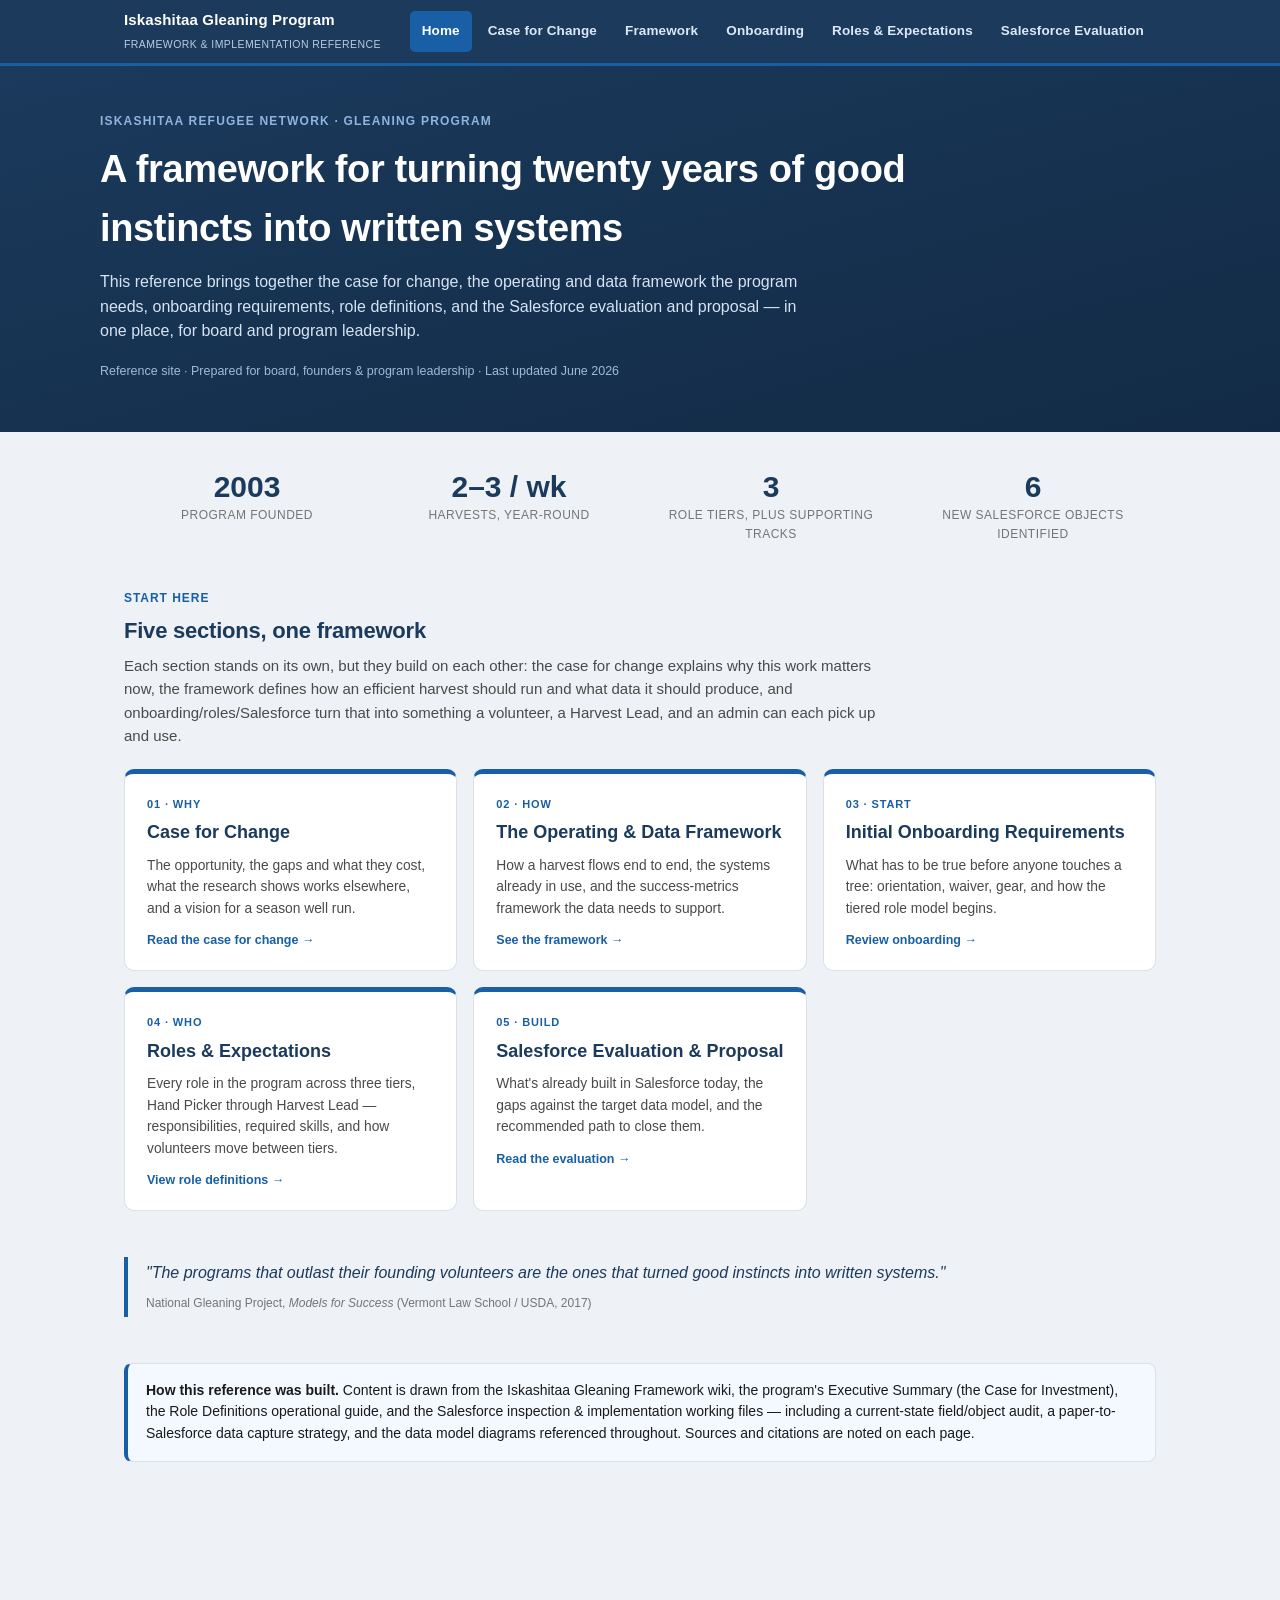
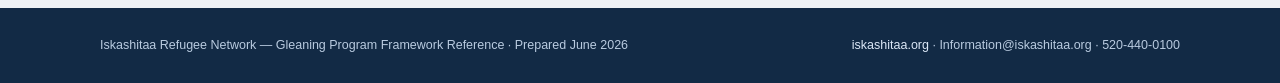
<file: index.html>
<!DOCTYPE html>
<html lang="en">
<head>
<meta charset="UTF-8">
<meta name="viewport" content="width=device-width, initial-scale=1">
<title>Iskashitaa Gleaning Program — Framework &amp; Implementation Reference</title>
<meta name="description" content="The case for change, operating framework, onboarding requirements, role definitions, and Salesforce implementation plan for Iskashitaa's gleaning program.">
<link rel="stylesheet" href="assets/style.css">
</head>
<body>
<a href="#main" class="skip-link">Skip to content</a>

<nav class="site-nav">
  <div class="site-nav-inner">
    <div class="brand"><a href="index.html">Iskashitaa Gleaning Program<br><small>Framework &amp; Implementation Reference</small></a></div>
    <input type="checkbox" id="nav-toggle" class="nav-toggle">
    <label for="nav-toggle" class="nav-toggle-label">&#9776;</label>
    <div class="nav-links">
      <a href="index.html" class="active">Home</a>
      <a href="case-for-change.html">Case for Change</a>
      <a href="framework.html">Framework</a>
      <a href="onboarding.html">Onboarding</a>
      <a href="roles.html">Roles &amp; Expectations</a>
      <a href="salesforce.html">Salesforce Evaluation</a>
    </div>
  </div>
</nav>

<header class="hero">
  <div class="hero-inner">
    <p class="hero-eyebrow">Iskashitaa Refugee Network · Gleaning Program</p>
    <h1>A framework for turning twenty years of good instincts into written systems</h1>
    <p class="lede">This reference brings together the case for change, the operating and data framework the program needs, onboarding requirements, role definitions, and the Salesforce evaluation and proposal — in one place, for board and program leadership.</p>
    <p class="hero-meta">Reference site · Prepared for board, founders &amp; program leadership · Last updated June 2026</p>
  </div>
</header>

<main id="main" class="container">

  <section>
    <div class="grid grid-4">
      <div class="stat"><div class="num">2003</div><div class="label">Program founded</div></div>
      <div class="stat"><div class="num">2–3 / wk</div><div class="label">Harvests, year-round</div></div>
      <div class="stat"><div class="num">3</div><div class="label">Role tiers, plus supporting tracks</div></div>
      <div class="stat"><div class="num">6</div><div class="label">New Salesforce objects identified</div></div>
    </div>
  </section>

  <section>
    <p class="section-kicker">Start here</p>
    <h2 class="section-title">Five sections, one framework</h2>
    <p class="section-intro">Each section stands on its own, but they build on each other: the case for change explains why this work matters now, the framework defines how an efficient harvest should run and what data it should produce, and onboarding/roles/Salesforce turn that into something a volunteer, a Harvest Lead, and an admin can each pick up and use.</p>

    <div class="grid grid-3">
      <a class="nav-card c-red" href="case-for-change.html">
        <div class="num">01 · Why</div>
        <h3>Case for Change</h3>
        <p>The opportunity, the gaps and what they cost, what the research shows works elsewhere, and a vision for a season well run.</p>
        <div class="go">Read the case for change &rarr;</div>
      </a>
      <a class="nav-card" href="framework.html">
        <div class="num">02 · How</div>
        <h3>The Operating &amp; Data Framework</h3>
        <p>How a harvest flows end to end, the systems already in use, and the success-metrics framework the data needs to support.</p>
        <div class="go">See the framework &rarr;</div>
      </a>
      <a class="nav-card c-green" href="onboarding.html">
        <div class="num">03 · Start</div>
        <h3>Initial Onboarding Requirements</h3>
        <p>What has to be true before anyone touches a tree: orientation, waiver, gear, and how the tiered role model begins.</p>
        <div class="go">Review onboarding &rarr;</div>
      </a>
      <a class="nav-card" href="roles.html">
        <div class="num">04 · Who</div>
        <h3>Roles &amp; Expectations</h3>
        <p>Every role in the program across three tiers, Hand Picker through Harvest Lead — responsibilities, required skills, and how volunteers move between tiers.</p>
        <div class="go">View role definitions &rarr;</div>
      </a>
      <a class="nav-card c-amber" href="salesforce.html">
        <div class="num">05 · Build</div>
        <h3>Salesforce Evaluation &amp; Proposal</h3>
        <p>What's already built in Salesforce today, the gaps against the target data model, and the recommended path to close them.</p>
        <div class="go">Read the evaluation &rarr;</div>
      </a>
    </div>
  </section>

  <section>
    <blockquote class="pull">
      "The programs that outlast their founding volunteers are the ones that turned good instincts into written systems."
      <cite>National Gleaning Project, <em>Models for Success</em> (Vermont Law School / USDA, 2017)</cite>
    </blockquote>
  </section>

  <section>
    <div class="callout">
      <p><strong>How this reference was built.</strong> Content is drawn from the Iskashitaa Gleaning Framework wiki, the program's Executive Summary (the Case for Investment), the Role Definitions operational guide, and the Salesforce inspection &amp; implementation working files — including a current-state field/object audit, a paper-to-Salesforce data capture strategy, and the data model diagrams referenced throughout. Sources and citations are noted on each page.</p>
    </div>
  </section>

</main>

<footer class="site-footer">
  <div class="site-footer-inner">
    <div>Iskashitaa Refugee Network — Gleaning Program Framework Reference · Prepared June 2026</div>
    <div><a href="https://iskashitaa.org">iskashitaa.org</a> · Information@iskashitaa.org · 520-440-0100</div>
  </div>
</footer>

</body>
</html>
</file>
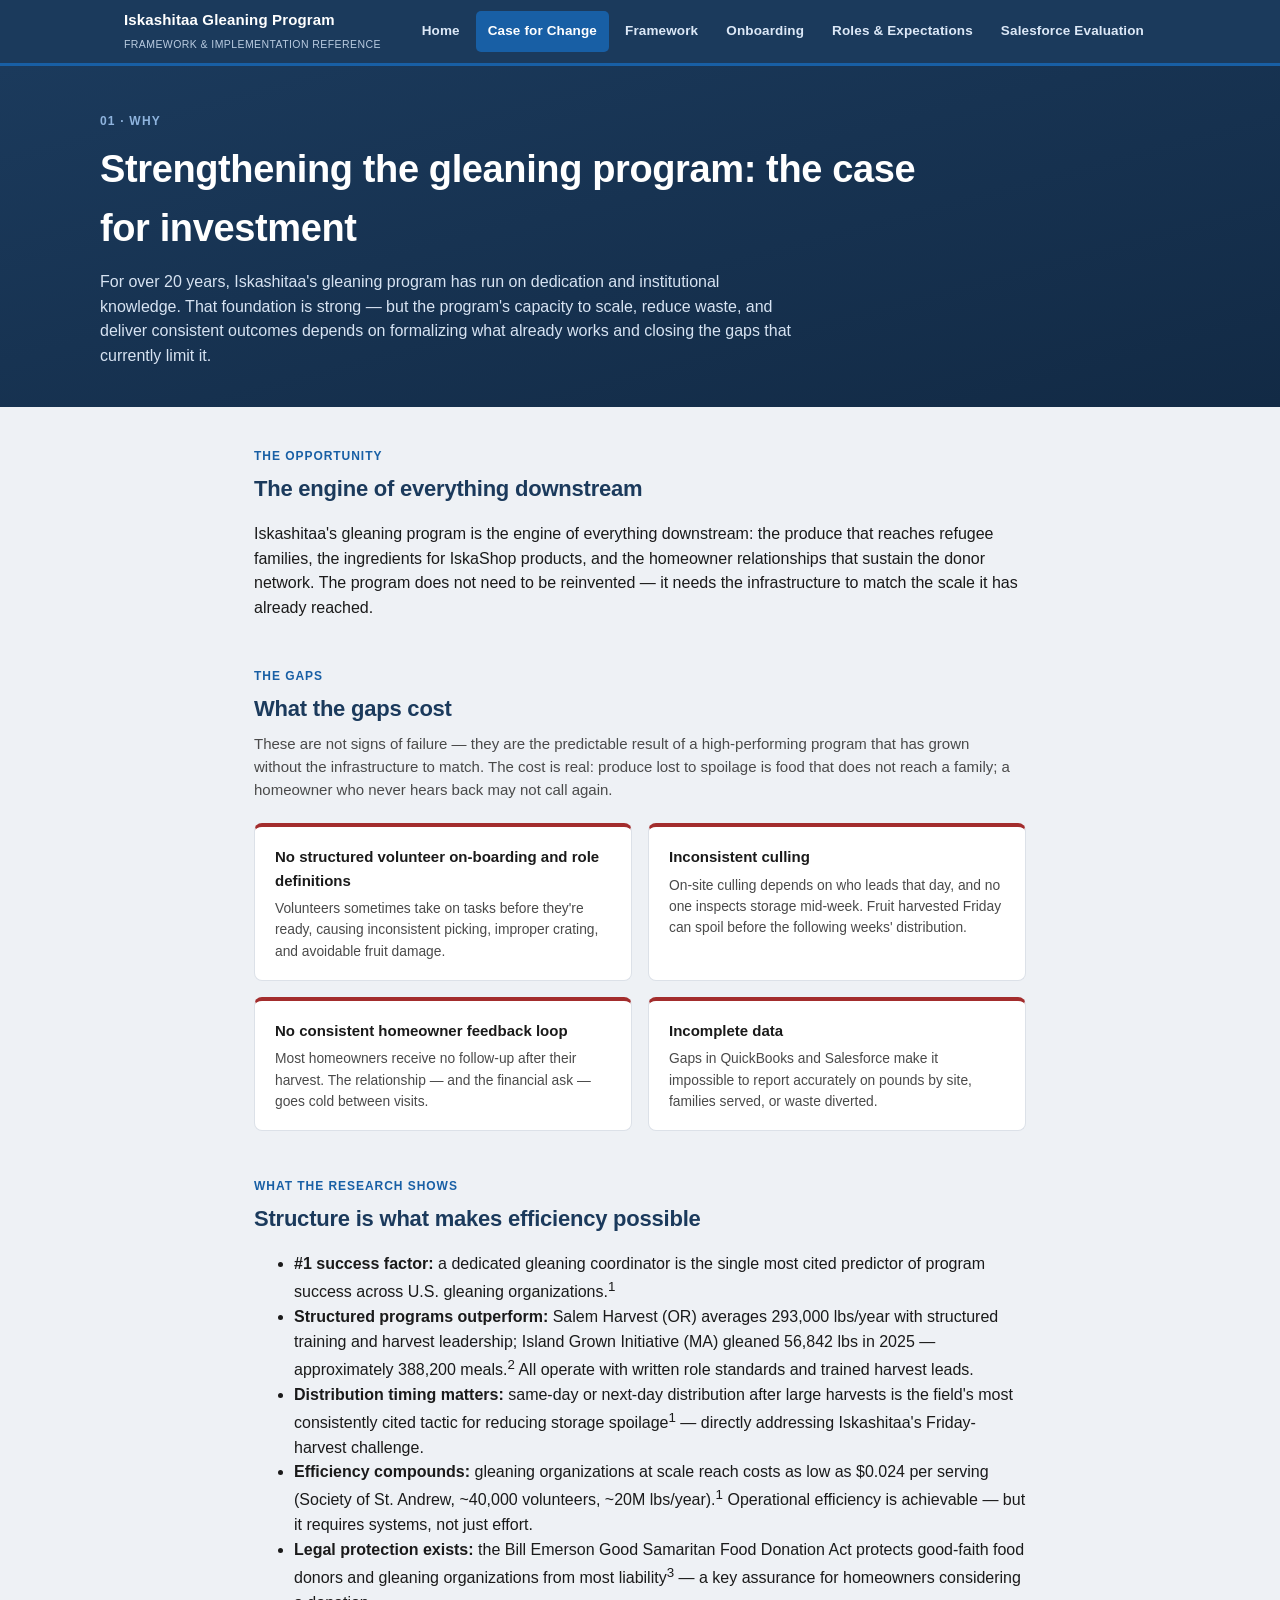
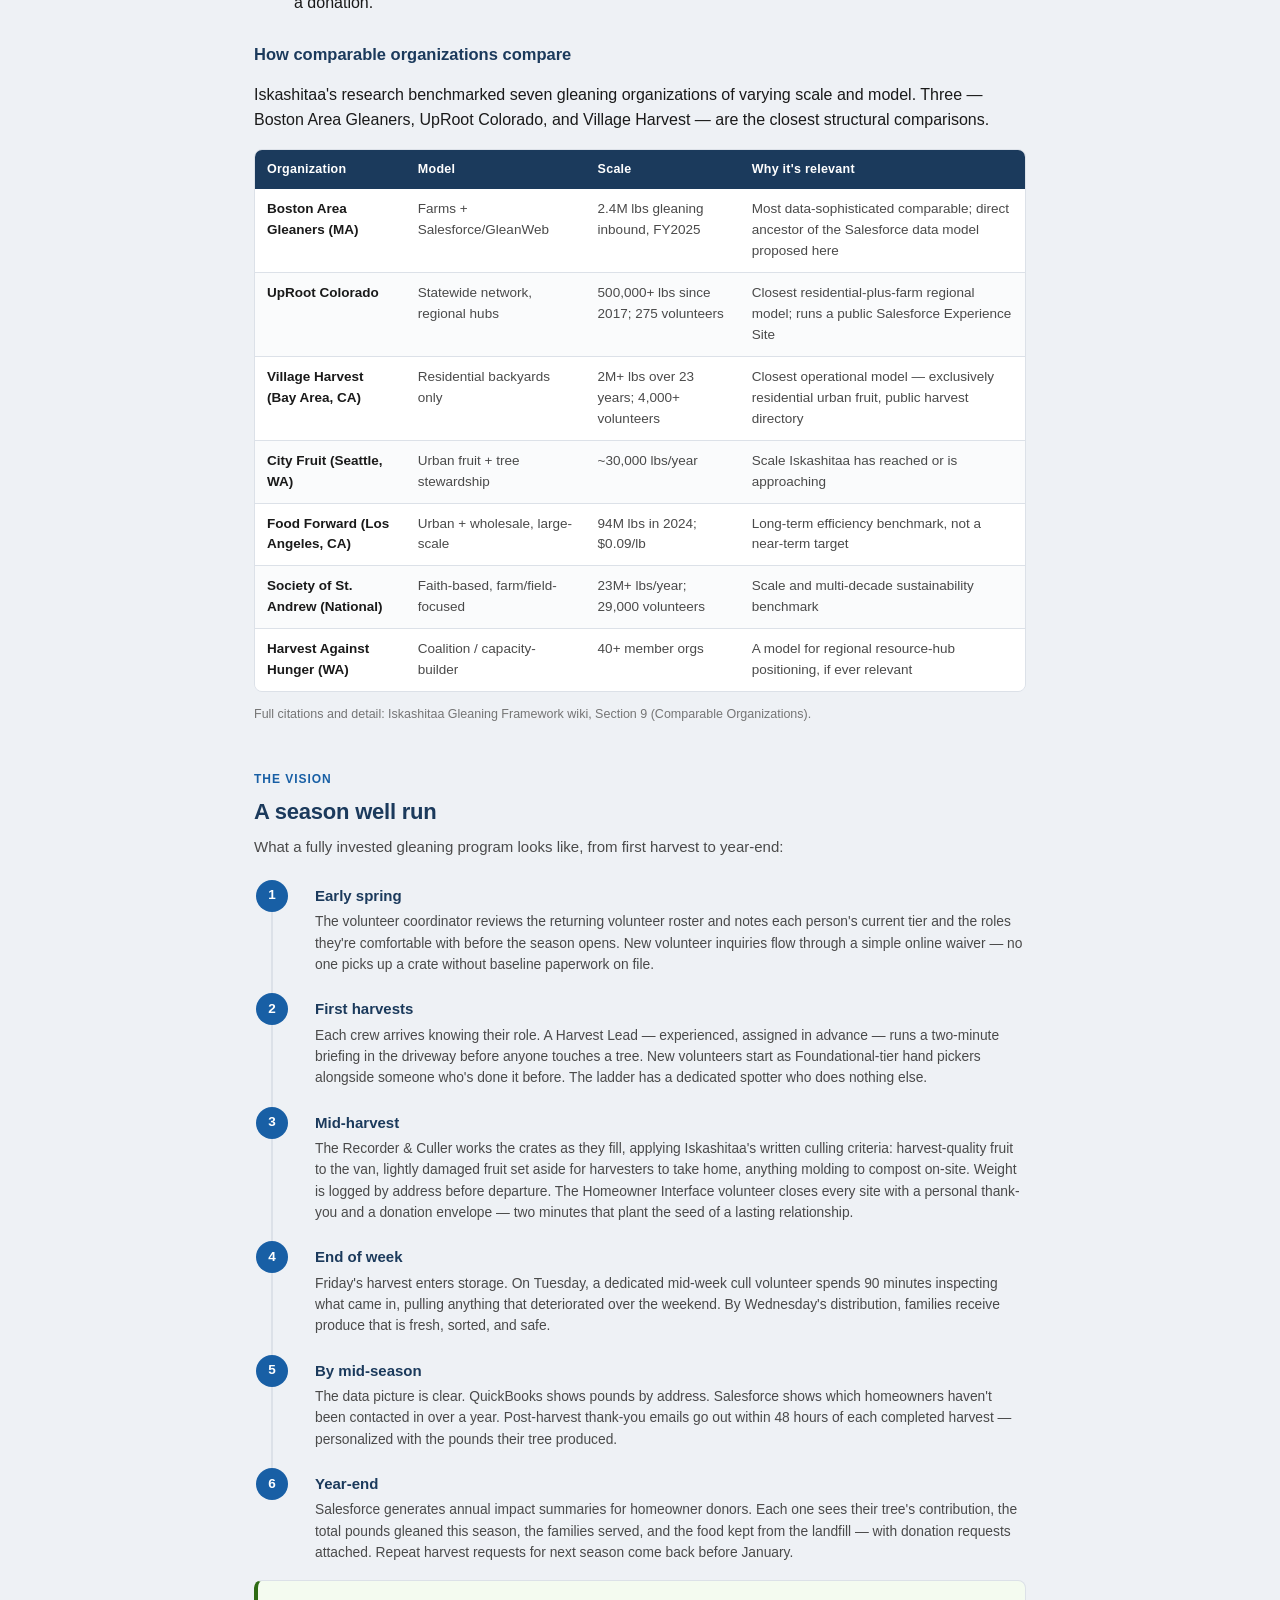
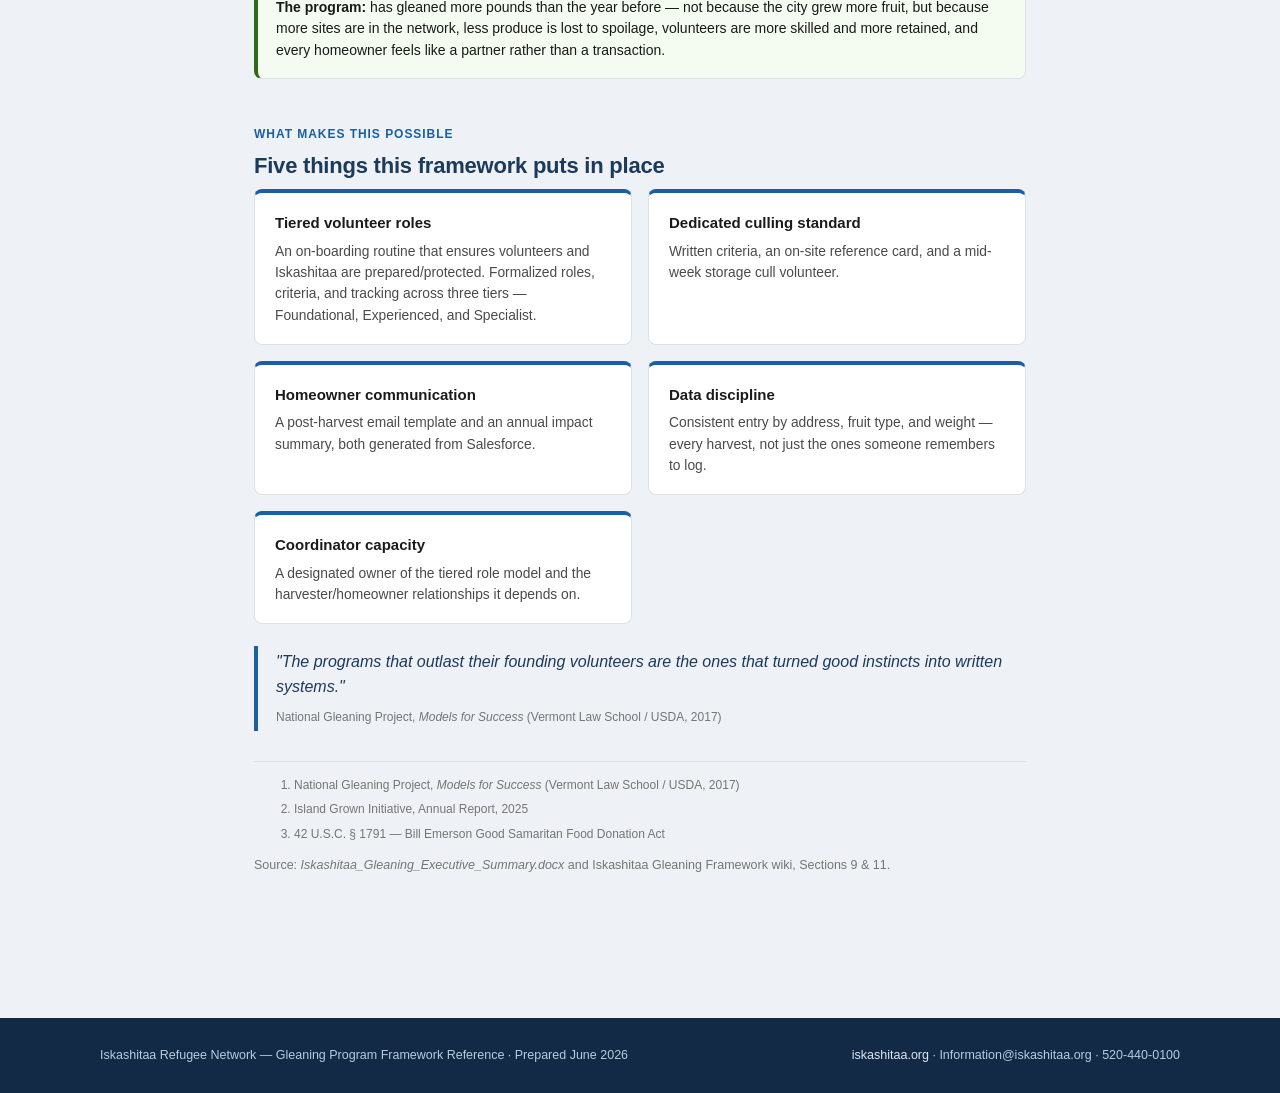
<file: case-for-change.html>
<!DOCTYPE html>
<html lang="en">
<head>
<meta charset="UTF-8">
<meta name="viewport" content="width=device-width, initial-scale=1">
<title>Case for Change — Iskashitaa Gleaning Program</title>
<link rel="stylesheet" href="assets/style.css">
</head>
<body>
<a href="#main" class="skip-link">Skip to content</a>

<nav class="site-nav">
  <div class="site-nav-inner">
    <div class="brand"><a href="index.html">Iskashitaa Gleaning Program<br><small>Framework &amp; Implementation Reference</small></a></div>
    <input type="checkbox" id="nav-toggle" class="nav-toggle">
    <label for="nav-toggle" class="nav-toggle-label">&#9776;</label>
    <div class="nav-links">
      <a href="index.html">Home</a>
      <a href="case-for-change.html" class="active">Case for Change</a>
      <a href="framework.html">Framework</a>
      <a href="onboarding.html">Onboarding</a>
      <a href="roles.html">Roles &amp; Expectations</a>
      <a href="salesforce.html">Salesforce Evaluation</a>
    </div>
  </div>
</nav>

<header class="hero">
  <div class="hero-inner">
    <p class="hero-eyebrow">01 · Why</p>
    <h1>Strengthening the gleaning program: the case for investment</h1>
    <p class="lede">For over 20 years, Iskashitaa's gleaning program has run on dedication and institutional knowledge. That foundation is strong — but the program's capacity to scale, reduce waste, and deliver consistent outcomes depends on formalizing what already works and closing the gaps that currently limit it.</p>
  </div>
</header>

<main id="main" class="container narrow">

  <section>
    <p class="section-kicker">The Opportunity</p>
    <h2 class="section-title">The engine of everything downstream</h2>
    <p>Iskashitaa's gleaning program is the engine of everything downstream: the produce that reaches refugee families, the ingredients for IskaShop products, and the homeowner relationships that sustain the donor network. The program does not need to be reinvented — it needs the infrastructure to match the scale it has already reached.</p>
  </section>

  <section>
    <p class="section-kicker">The Gaps</p>
    <h2 class="section-title">What the gaps cost</h2>
    <p class="section-intro">These are not signs of failure — they are the predictable result of a high-performing program that has grown without the infrastructure to match. The cost is real: produce lost to spoilage is food that does not reach a family; a homeowner who never hears back may not call again.</p>

    <div class="grid grid-2">
      <div class="card c-red">
        <h4>No structured volunteer on-boarding and role definitions</h4>
        <p>Volunteers sometimes take on tasks before they're ready, causing inconsistent picking, improper crating, and avoidable fruit damage.</p>
      </div>
      <div class="card c-red">
        <h4>Inconsistent culling</h4>
        <p>On-site culling depends on who leads that day, and no one inspects storage mid-week. Fruit harvested Friday can spoil before the following weeks' distribution.</p>
      </div>
      <div class="card c-red">
        <h4>No consistent homeowner feedback loop</h4>
        <p>Most homeowners receive no follow-up after their harvest. The relationship — and the financial ask — goes cold between visits.</p>
      </div>
      <div class="card c-red">
        <h4>Incomplete data</h4>
        <p>Gaps in QuickBooks and Salesforce make it impossible to report accurately on pounds by site, families served, or waste diverted.</p>
      </div>
    </div>
  </section>

  <section>
    <p class="section-kicker">What the Research Shows</p>
    <h2 class="section-title">Structure is what makes efficiency possible</h2>
    <ul>
      <li><strong>#1 success factor:</strong> a dedicated gleaning coordinator is the single most cited predictor of program success across U.S. gleaning organizations.<sup>1</sup></li>
      <li><strong>Structured programs outperform:</strong> Salem Harvest (OR) averages 293,000 lbs/year with structured training and harvest leadership; Island Grown Initiative (MA) gleaned 56,842 lbs in 2025 — approximately 388,200 meals.<sup>2</sup> All operate with written role standards and trained harvest leads.</li>
      <li><strong>Distribution timing matters:</strong> same-day or next-day distribution after large harvests is the field's most consistently cited tactic for reducing storage spoilage<sup>1</sup> — directly addressing Iskashitaa's Friday-harvest challenge.</li>
      <li><strong>Efficiency compounds:</strong> gleaning organizations at scale reach costs as low as $0.024 per serving (Society of St. Andrew, ~40,000 volunteers, ~20M lbs/year).<sup>1</sup> Operational efficiency is achievable — but it requires systems, not just effort.</li>
      <li><strong>Legal protection exists:</strong> the Bill Emerson Good Samaritan Food Donation Act protects good-faith food donors and gleaning organizations from most liability<sup>3</sup> — a key assurance for homeowners considering a donation.</li>
    </ul>

    <h3 class="sub-title">How comparable organizations compare</h3>
    <p>Iskashitaa's research benchmarked seven gleaning organizations of varying scale and model. Three — Boston Area Gleaners, UpRoot Colorado, and Village Harvest — are the closest structural comparisons.</p>
    <div class="table-wrap">
      <table class="data">
        <thead><tr><th>Organization</th><th>Model</th><th>Scale</th><th>Why it's relevant</th></tr></thead>
        <tbody>
          <tr><td class="strong">Boston Area Gleaners (MA)</td><td>Farms + Salesforce/GleanWeb</td><td>2.4M lbs gleaning inbound, FY2025</td><td>Most data-sophisticated comparable; direct ancestor of the Salesforce data model proposed here</td></tr>
          <tr><td class="strong">UpRoot Colorado</td><td>Statewide network, regional hubs</td><td>500,000+ lbs since 2017; 275 volunteers</td><td>Closest residential-plus-farm regional model; runs a public Salesforce Experience Site</td></tr>
          <tr><td class="strong">Village Harvest (Bay Area, CA)</td><td>Residential backyards only</td><td>2M+ lbs over 23 years; 4,000+ volunteers</td><td>Closest operational model — exclusively residential urban fruit, public harvest directory</td></tr>
          <tr><td class="strong">City Fruit (Seattle, WA)</td><td>Urban fruit + tree stewardship</td><td>~30,000 lbs/year</td><td>Scale Iskashitaa has reached or is approaching</td></tr>
          <tr><td class="strong">Food Forward (Los Angeles, CA)</td><td>Urban + wholesale, large-scale</td><td>94M lbs in 2024; $0.09/lb</td><td>Long-term efficiency benchmark, not a near-term target</td></tr>
          <tr><td class="strong">Society of St. Andrew (National)</td><td>Faith-based, farm/field-focused</td><td>23M+ lbs/year; 29,000 volunteers</td><td>Scale and multi-decade sustainability benchmark</td></tr>
          <tr><td class="strong">Harvest Against Hunger (WA)</td><td>Coalition / capacity-builder</td><td>40+ member orgs</td><td>A model for regional resource-hub positioning, if ever relevant</td></tr>
        </tbody>
      </table>
    </div>
    <p class="small">Full citations and detail: Iskashitaa Gleaning Framework wiki, Section 9 (Comparable Organizations).</p>
  </section>

  <section>
    <p class="section-kicker">The Vision</p>
    <h2 class="section-title">A season well run</h2>
    <p class="section-intro">What a fully invested gleaning program looks like, from first harvest to year-end:</p>

    <ol class="steps">
      <li>
        <h4>Early spring</h4>
        <p>The volunteer coordinator reviews the returning volunteer roster and notes each person's current tier and the roles they're comfortable with before the season opens. New volunteer inquiries flow through a simple online waiver — no one picks up a crate without baseline paperwork on file.</p>
      </li>
      <li>
        <h4>First harvests</h4>
        <p>Each crew arrives knowing their role. A Harvest Lead — experienced, assigned in advance — runs a two-minute briefing in the driveway before anyone touches a tree. New volunteers start as Foundational-tier hand pickers alongside someone who's done it before. The ladder has a dedicated spotter who does nothing else.</p>
      </li>
      <li>
        <h4>Mid-harvest</h4>
        <p>The Recorder &amp; Culler works the crates as they fill, applying Iskashitaa's written culling criteria: harvest-quality fruit to the van, lightly damaged fruit set aside for harvesters to take home, anything molding to compost on-site. Weight is logged by address before departure. The Homeowner Interface volunteer closes every site with a personal thank-you and a donation envelope — two minutes that plant the seed of a lasting relationship.</p>
      </li>
      <li>
        <h4>End of week</h4>
        <p>Friday's harvest enters storage. On Tuesday, a dedicated mid-week cull volunteer spends 90 minutes inspecting what came in, pulling anything that deteriorated over the weekend. By Wednesday's distribution, families receive produce that is fresh, sorted, and safe.</p>
      </li>
      <li>
        <h4>By mid-season</h4>
        <p>The data picture is clear. QuickBooks shows pounds by address. Salesforce shows which homeowners haven't been contacted in over a year. Post-harvest thank-you emails go out within 48 hours of each completed harvest — personalized with the pounds their tree produced.</p>
      </li>
      <li>
        <h4>Year-end</h4>
        <p>Salesforce generates annual impact summaries for homeowner donors. Each one sees their tree's contribution, the total pounds gleaned this season, the families served, and the food kept from the landfill — with donation requests attached. Repeat harvest requests for next season come back before January.</p>
      </li>
    </ol>

    <div class="callout c-green">
      <p><strong>The program:</strong> has gleaned more pounds than the year before — not because the city grew more fruit, but because more sites are in the network, less produce is lost to spoilage, volunteers are more skilled and more retained, and every homeowner feels like a partner rather than a transaction.</p>
    </div>
  </section>

  <section>
    <p class="section-kicker">What Makes This Possible</p>
    <h2 class="section-title">Five things this framework puts in place</h2>
    <div class="grid grid-2">
      <div class="card"><h4>Tiered volunteer roles</h4><p>An on-boarding routine that ensures volunteers and Iskashitaa are prepared/protected. Formalized roles, criteria, and tracking across three tiers — Foundational, Experienced, and Specialist.</p></div>
      <div class="card"><h4>Dedicated culling standard</h4><p>Written criteria, an on-site reference card, and a mid-week storage cull volunteer.</p></div>
      <div class="card"><h4>Homeowner communication</h4><p>A post-harvest email template and an annual impact summary, both generated from Salesforce.</p></div>
      <div class="card"><h4>Data discipline</h4><p>Consistent entry by address, fruit type, and weight — every harvest, not just the ones someone remembers to log.</p></div>
      <div class="card"><h4>Coordinator capacity</h4><p>A designated owner of the tiered role model and the harvester/homeowner relationships it depends on.</p></div>
    </div>

    <blockquote class="pull">
      "The programs that outlast their founding volunteers are the ones that turned good instincts into written systems."
      <cite>National Gleaning Project, <em>Models for Success</em> (Vermont Law School / USDA, 2017)</cite>
    </blockquote>
  </section>

  <ol class="footnotes">
    <li>National Gleaning Project, <em>Models for Success</em> (Vermont Law School / USDA, 2017)</li>
    <li>Island Grown Initiative, Annual Report, 2025</li>
    <li>42 U.S.C. § 1791 — Bill Emerson Good Samaritan Food Donation Act</li>
  </ol>

  <p class="small">Source: <em>Iskashitaa_Gleaning_Executive_Summary.docx</em> and Iskashitaa Gleaning Framework wiki, Sections 9 &amp; 11.</p>

</main>

<footer class="site-footer">
  <div class="site-footer-inner">
    <div>Iskashitaa Refugee Network — Gleaning Program Framework Reference · Prepared June 2026</div>
    <div><a href="https://iskashitaa.org">iskashitaa.org</a> · Information@iskashitaa.org · 520-440-0100</div>
  </div>
</footer>

</body>
</html>
</file>
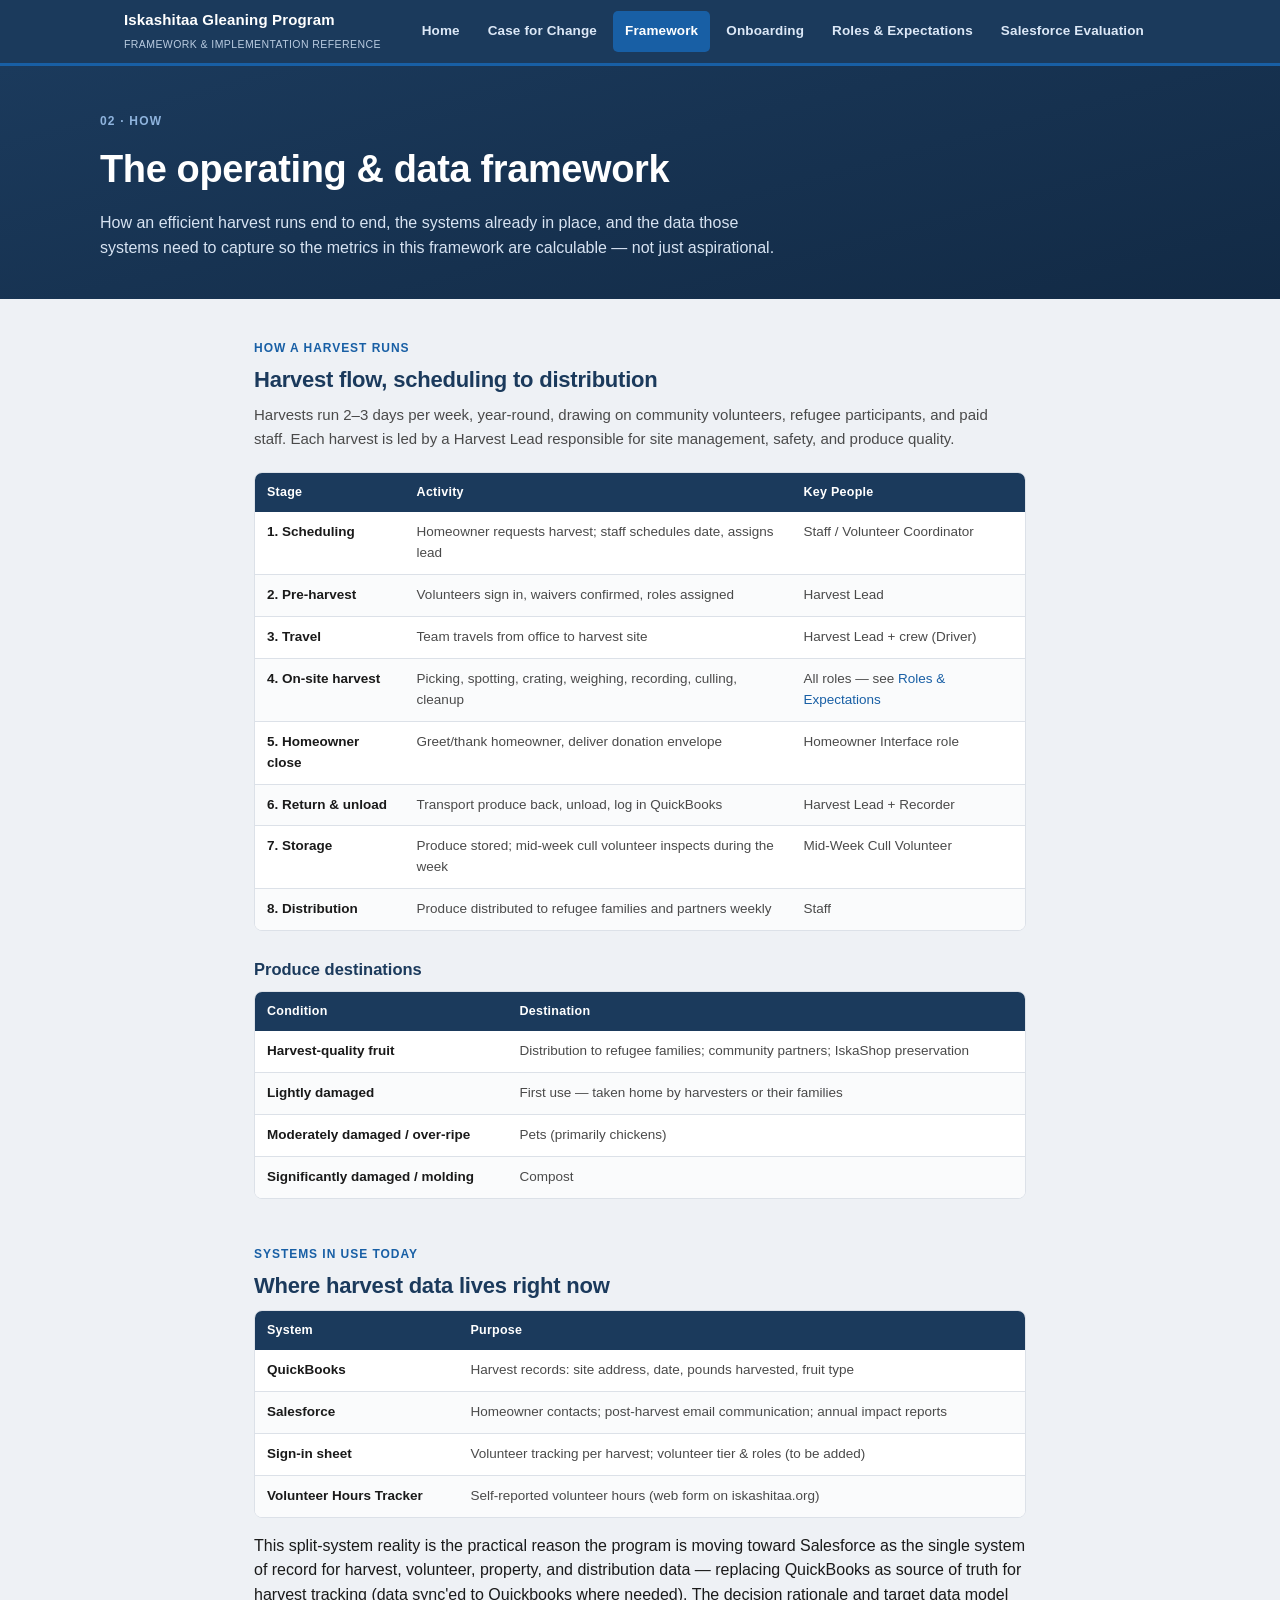
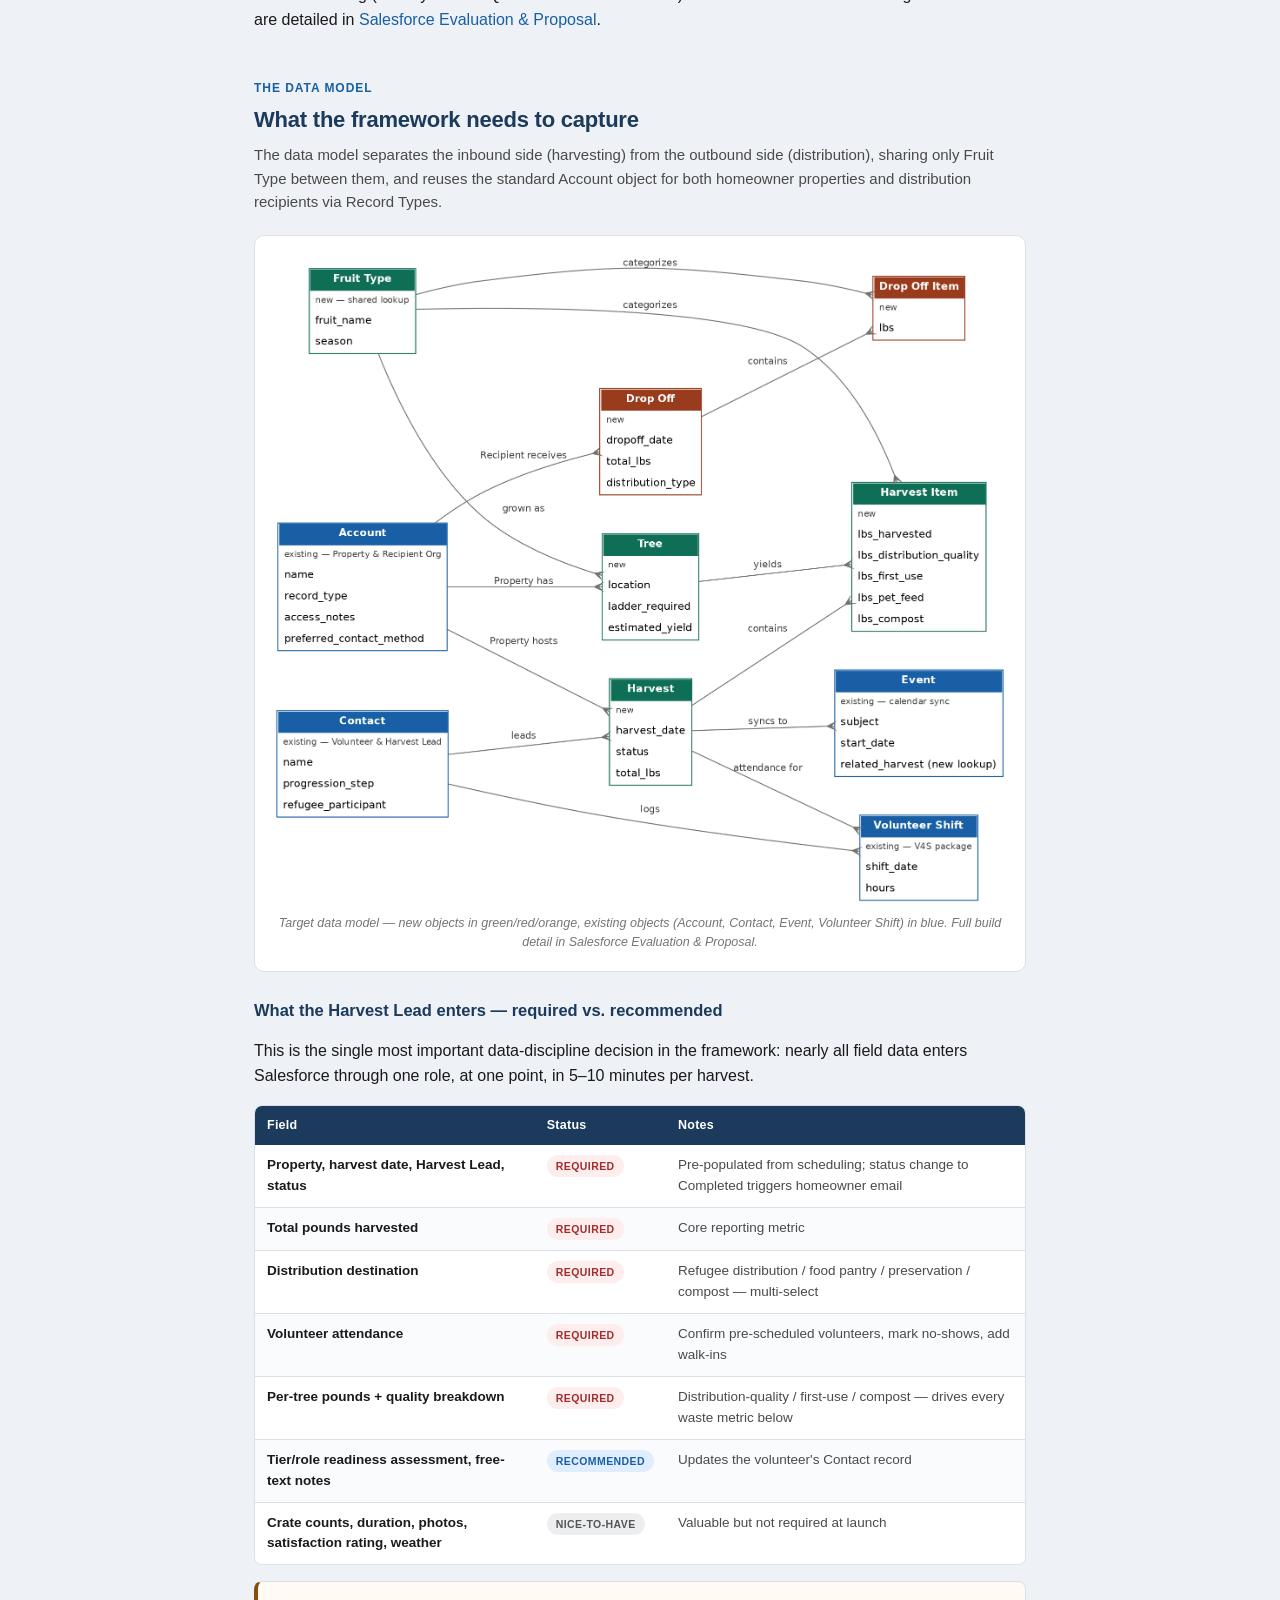
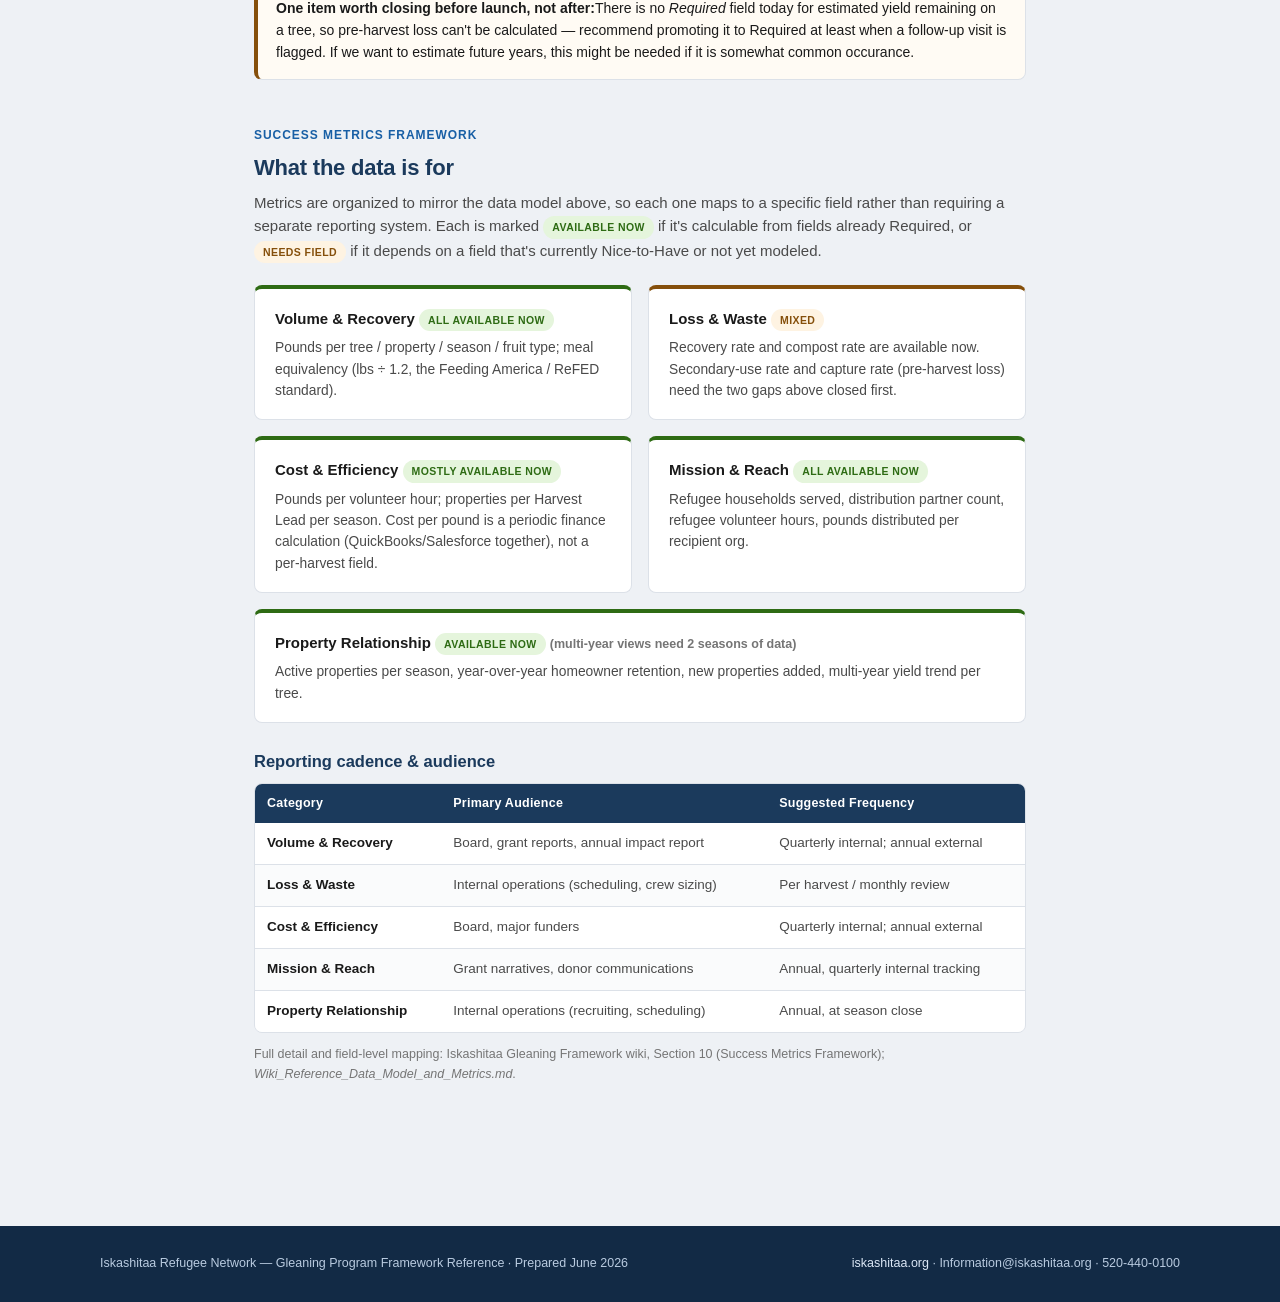
<file: framework.html>
<!DOCTYPE html>
<html lang="en">
<head>
<meta charset="UTF-8">
<meta name="viewport" content="width=device-width, initial-scale=1">
<title>The Operating &amp; Data Framework — Iskashitaa Gleaning Program</title>
<link rel="stylesheet" href="assets/style.css">
</head>
<body>
<a href="#main" class="skip-link">Skip to content</a>

<nav class="site-nav">
  <div class="site-nav-inner">
    <div class="brand"><a href="index.html">Iskashitaa Gleaning Program<br><small>Framework &amp; Implementation Reference</small></a></div>
    <input type="checkbox" id="nav-toggle" class="nav-toggle">
    <label for="nav-toggle" class="nav-toggle-label">&#9776;</label>
    <div class="nav-links">
      <a href="index.html">Home</a>
      <a href="case-for-change.html">Case for Change</a>
      <a href="framework.html" class="active">Framework</a>
      <a href="onboarding.html">Onboarding</a>
      <a href="roles.html">Roles &amp; Expectations</a>
      <a href="salesforce.html">Salesforce Evaluation</a>
    </div>
  </div>
</nav>

<header class="hero">
  <div class="hero-inner">
    <p class="hero-eyebrow">02 · How</p>
    <h1>The operating &amp; data framework</h1>
    <p class="lede">How an efficient harvest runs end to end, the systems already in place, and the data those systems need to capture so the metrics in this framework are calculable — not just aspirational.</p>
  </div>
</header>

<main id="main" class="container narrow">

  <section>
    <p class="section-kicker">How a Harvest Runs</p>
    <h2 class="section-title">Harvest flow, scheduling to distribution</h2>
    <p class="section-intro">Harvests run 2–3 days per week, year-round, drawing on community volunteers, refugee participants, and paid staff. Each harvest is led by a Harvest Lead responsible for site management, safety, and produce quality.</p>
    <div class="table-wrap">
      <table class="data">
        <thead><tr><th>Stage</th><th>Activity</th><th>Key People</th></tr></thead>
        <tbody>
          <tr><td class="strong">1. Scheduling</td><td>Homeowner requests harvest; staff schedules date, assigns lead</td><td>Staff / Volunteer Coordinator</td></tr>
          <tr><td class="strong">2. Pre-harvest</td><td>Volunteers sign in, waivers confirmed, roles assigned</td><td>Harvest Lead</td></tr>
          <tr><td class="strong">3. Travel</td><td>Team travels from office to harvest site</td><td>Harvest Lead + crew (Driver)</td></tr>
          <tr><td class="strong">4. On-site harvest</td><td>Picking, spotting, crating, weighing, recording, culling, cleanup</td><td>All roles — see <a href="roles.html">Roles &amp; Expectations</a></td></tr>
          <tr><td class="strong">5. Homeowner close</td><td>Greet/thank homeowner, deliver donation envelope</td><td>Homeowner Interface role</td></tr>
          <tr><td class="strong">6. Return &amp; unload</td><td>Transport produce back, unload, log in QuickBooks</td><td>Harvest Lead + Recorder</td></tr>
          <tr><td class="strong">7. Storage</td><td>Produce stored; mid-week cull volunteer inspects during the week</td><td>Mid-Week Cull Volunteer</td></tr>
          <tr><td class="strong">8. Distribution</td><td>Produce distributed to refugee families and partners weekly</td><td>Staff</td></tr>
        </tbody>
      </table>
    </div>

    <h3 class="sub-title">Produce destinations</h3>
    <div class="table-wrap">
      <table class="data">
        <thead><tr><th>Condition</th><th>Destination</th></tr></thead>
        <tbody>
          <tr><td class="strong">Harvest-quality fruit</td><td>Distribution to refugee families; community partners; IskaShop preservation</td></tr>
          <tr><td class="strong">Lightly damaged</td><td>First use — taken home by harvesters or their families</td></tr>
          <tr><td class="strong">Moderately damaged / over-ripe</td><td>Pets (primarily chickens)</td></tr>
          <tr><td class="strong">Significantly damaged / molding</td><td>Compost</td></tr>
        </tbody>
      </table>
    </div>
  </section>

  <section>
    <p class="section-kicker">Systems in Use Today</p>
    <h2 class="section-title">Where harvest data lives right now</h2>
    <div class="table-wrap">
      <table class="data">
        <thead><tr><th>System</th><th>Purpose</th></tr></thead>
        <tbody>
          <tr><td class="strong">QuickBooks</td><td>Harvest records: site address, date, pounds harvested, fruit type</td></tr>
          <tr><td class="strong">Salesforce</td><td>Homeowner contacts; post-harvest email communication; annual impact reports</td></tr>
          <tr><td class="strong">Sign-in sheet</td><td>Volunteer tracking per harvest; volunteer tier &amp; roles (to be added)</td></tr>
          <tr><td class="strong">Volunteer Hours Tracker</td><td>Self-reported volunteer hours (web form on iskashitaa.org)</td></tr>
        </tbody>
      </table>
    </div>
    <p>This split-system reality is the practical reason the program is moving toward Salesforce as the single system of record for harvest, volunteer, property, and distribution data — replacing QuickBooks as source of truth for harvest tracking (data sync'ed to Quickbooks where needed). The decision rationale and target data model are detailed in <a href="salesforce.html">Salesforce Evaluation &amp; Proposal</a>.</p>
  </section>

  <section>
    <p class="section-kicker">The Data Model</p>
    <h2 class="section-title">What the framework needs to capture</h2>
    <p class="section-intro">The data model separates the inbound side (harvesting) from the outbound side (distribution), sharing only Fruit Type between them, and reuses the standard Account object for both homeowner properties and distribution recipients via Record Types.</p>

    <figure class="diagram">
      <img src="assets/images/object-relationship-diagram.png" alt="Object relationship diagram showing Account, Contact, Fruit Type, Tree, Harvest, Harvest Item, Drop Off, Drop Off Item, Event, and Volunteer Shift objects and how they connect.">
      <figcaption>Target data model — new objects in green/red/orange, existing objects (Account, Contact, Event, Volunteer Shift) in blue. Full build detail in Salesforce Evaluation &amp; Proposal.</figcaption>
    </figure>

    <h3 class="sub-title">What the Harvest Lead enters — required vs. recommended</h3>
    <p>This is the single most important data-discipline decision in the framework: nearly all field data enters Salesforce through one role, at one point, in 5–10 minutes per harvest.</p>
    <div class="table-wrap">
      <table class="data">
        <thead><tr><th>Field</th><th>Status</th><th>Notes</th></tr></thead>
        <tbody>
          <tr><td class="strong">Property, harvest date, Harvest Lead, status</td><td><span class="badge badge-red">Required</span></td><td>Pre-populated from scheduling; status change to Completed triggers homeowner email</td></tr>
          <tr><td class="strong">Total pounds harvested</td><td><span class="badge badge-red">Required</span></td><td>Core reporting metric</td></tr>
          <tr><td class="strong">Distribution destination</td><td><span class="badge badge-red">Required</span></td><td>Refugee distribution / food pantry / preservation / compost — multi-select</td></tr>
          <tr><td class="strong">Volunteer attendance</td><td><span class="badge badge-red">Required</span></td><td>Confirm pre-scheduled volunteers, mark no-shows, add walk-ins</td></tr>
          <tr><td class="strong">Per-tree pounds + quality breakdown</td><td><span class="badge badge-red">Required</span></td><td>Distribution-quality / first-use / compost — drives every waste metric below</td></tr>
          <tr><td class="strong">Tier/role readiness assessment, free-text notes</td><td><span class="badge badge-blue">Recommended</span></td><td>Updates the volunteer's Contact record</td></tr>
          <tr><td class="strong">Crate counts, duration, photos, satisfaction rating, weather</td><td><span class="badge badge-gray">Nice-to-have</span></td><td>Valuable but not required at launch</td></tr>
        </tbody>
      </table>
    </div>

    <div class="callout c-amber">
      <p><strong>One item worth closing before launch, not after:</strong>There is no <em>Required</em> field today for estimated yield remaining on a tree, so pre-harvest loss can't be calculated — recommend promoting it to Required at least when a follow-up visit is flagged.  If we want to estimate future years, this might be needed if it is somewhat common occurance.</p>
    </div>
  </section>

  <section>
    <p class="section-kicker">Success Metrics Framework</p>
    <h2 class="section-title">What the data is for</h2>
    <p class="section-intro">Metrics are organized to mirror the data model above, so each one maps to a specific field rather than requiring a separate reporting system. Each is marked <span class="badge badge-green">Available now</span> if it's calculable from fields already Required, or <span class="badge badge-amber">Needs field</span> if it depends on a field that's currently Nice-to-Have or not yet modeled.</p>

    <div class="grid grid-2">
      <div class="card c-green">
        <h4>Volume &amp; Recovery <span class="badge badge-green">All available now</span></h4>
        <p>Pounds per tree / property / season / fruit type; meal equivalency (lbs ÷ 1.2, the Feeding America / ReFED standard).</p>
      </div>
      <div class="card c-amber">
        <h4>Loss &amp; Waste <span class="badge badge-amber">Mixed</span></h4>
        <p>Recovery rate and compost rate are available now. Secondary-use rate and capture rate (pre-harvest loss) need the two gaps above closed first.</p>
      </div>
      <div class="card c-green">
        <h4>Cost &amp; Efficiency <span class="badge badge-green">Mostly available now</span></h4>
        <p>Pounds per volunteer hour; properties per Harvest Lead per season. Cost per pound is a periodic finance calculation (QuickBooks/Salesforce together), not a per-harvest field.</p>
      </div>
      <div class="card c-green">
        <h4>Mission &amp; Reach <span class="badge badge-green">All available now</span></h4>
        <p>Refugee households served, distribution partner count, refugee volunteer hours, pounds distributed per recipient org.</p>
      </div>
      <div class="card c-green" style="grid-column: span 2;">
        <h4>Property Relationship <span class="badge badge-green">Available now</span> <span class="small">(multi-year views need 2 seasons of data)</span></h4>
        <p>Active properties per season, year-over-year homeowner retention, new properties added, multi-year yield trend per tree.</p>
      </div>
    </div>

    <h3 class="sub-title">Reporting cadence &amp; audience</h3>
    <div class="table-wrap">
      <table class="data">
        <thead><tr><th>Category</th><th>Primary Audience</th><th>Suggested Frequency</th></tr></thead>
        <tbody>
          <tr><td class="strong">Volume &amp; Recovery</td><td>Board, grant reports, annual impact report</td><td>Quarterly internal; annual external</td></tr>
          <tr><td class="strong">Loss &amp; Waste</td><td>Internal operations (scheduling, crew sizing)</td><td>Per harvest / monthly review</td></tr>
          <tr><td class="strong">Cost &amp; Efficiency</td><td>Board, major funders</td><td>Quarterly internal; annual external</td></tr>
          <tr><td class="strong">Mission &amp; Reach</td><td>Grant narratives, donor communications</td><td>Annual, quarterly internal tracking</td></tr>
          <tr><td class="strong">Property Relationship</td><td>Internal operations (recruiting, scheduling)</td><td>Annual, at season close</td></tr>
        </tbody>
      </table>
    </div>
    <p class="small">Full detail and field-level mapping: Iskashitaa Gleaning Framework wiki, Section 10 (Success Metrics Framework); <em>Wiki_Reference_Data_Model_and_Metrics.md</em>.</p>
  </section>

</main>

<footer class="site-footer">
  <div class="site-footer-inner">
    <div>Iskashitaa Refugee Network — Gleaning Program Framework Reference · Prepared June 2026</div>
    <div><a href="https://iskashitaa.org">iskashitaa.org</a> · Information@iskashitaa.org · 520-440-0100</div>
  </div>
</footer>

</body>
</html>
</file>
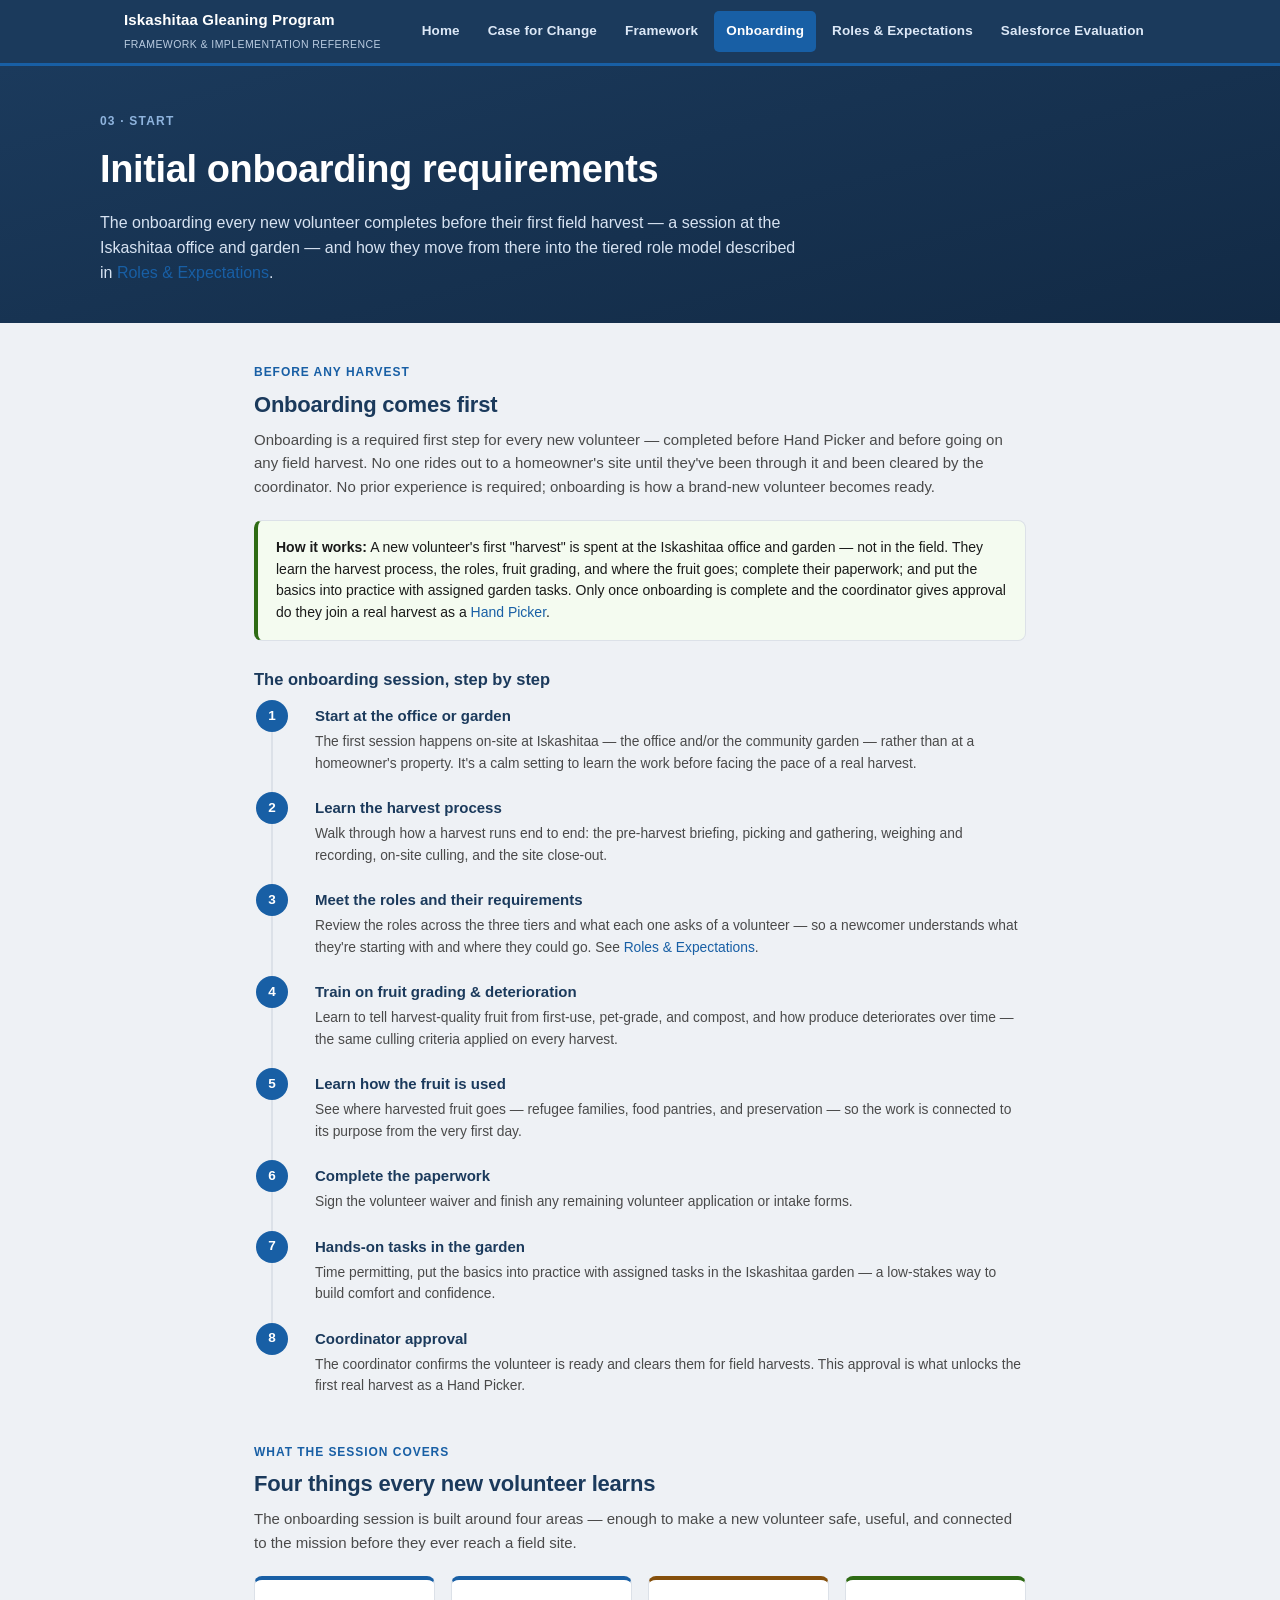
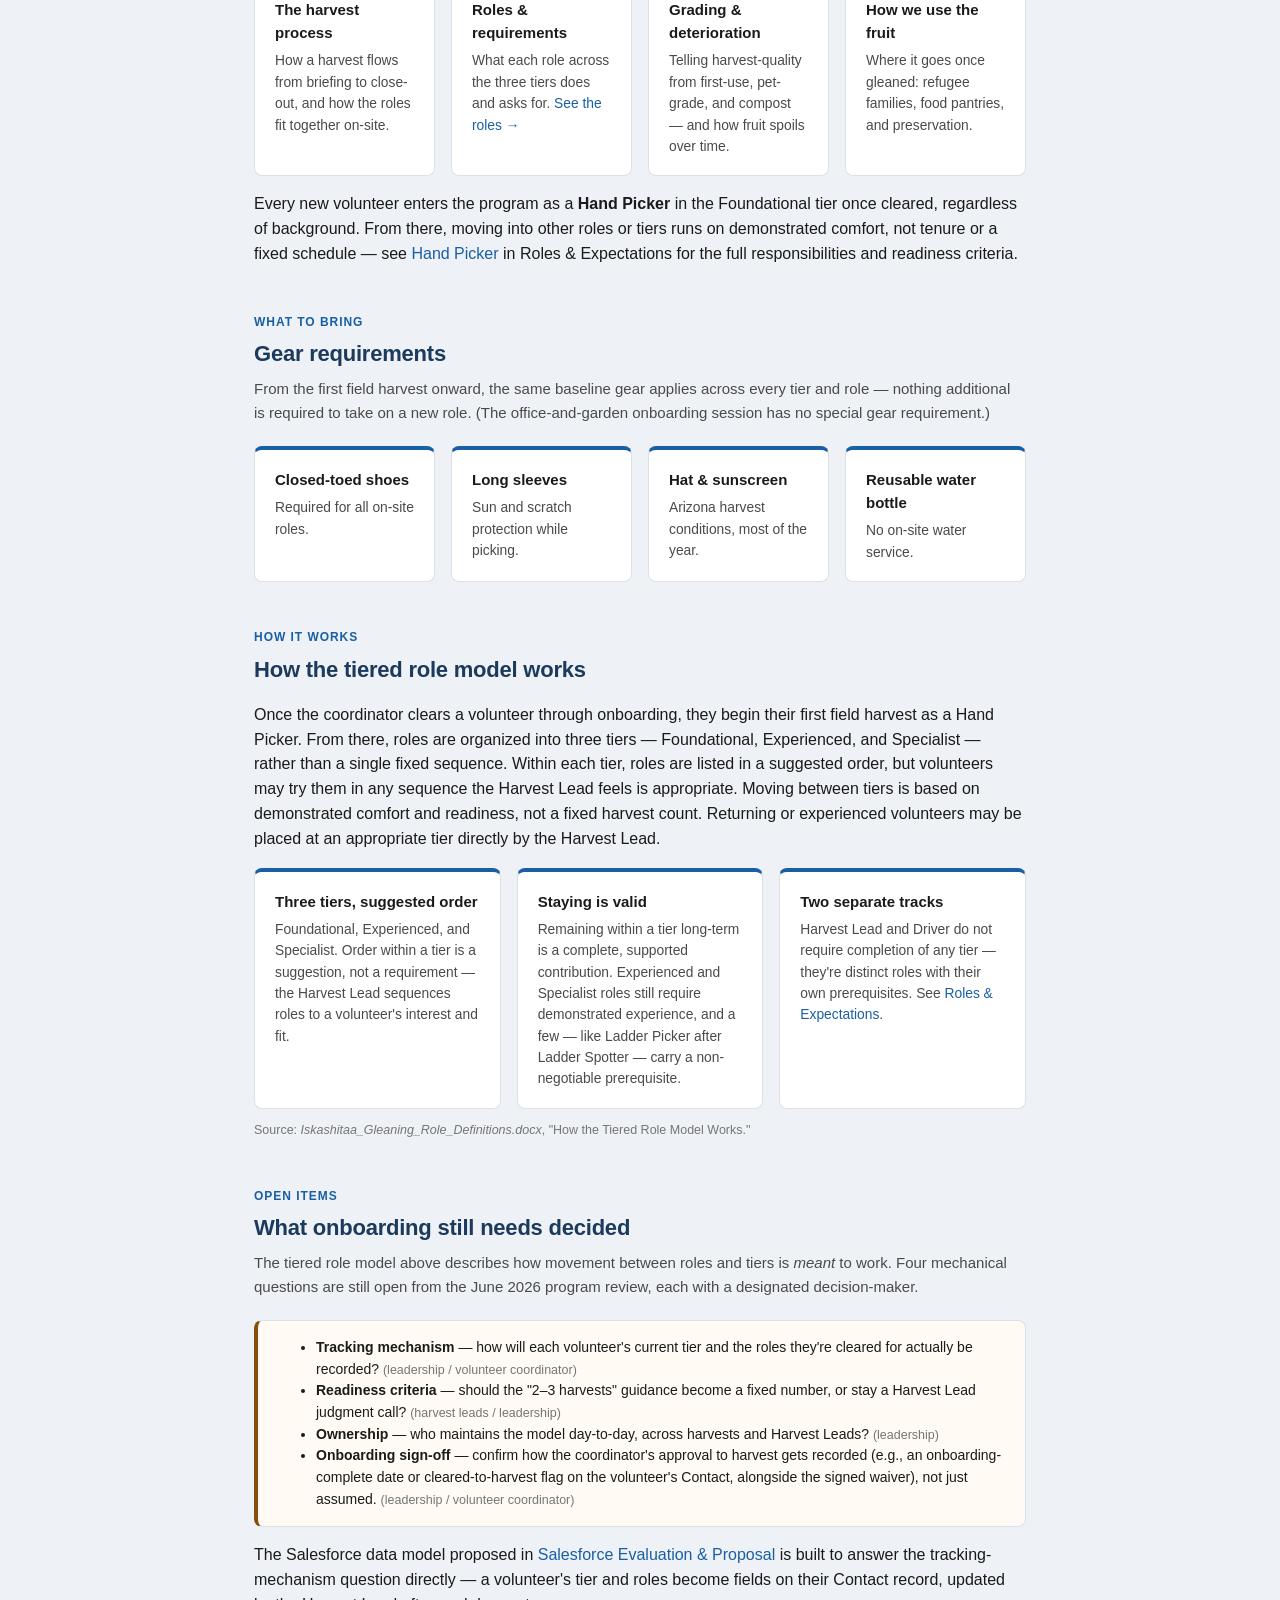
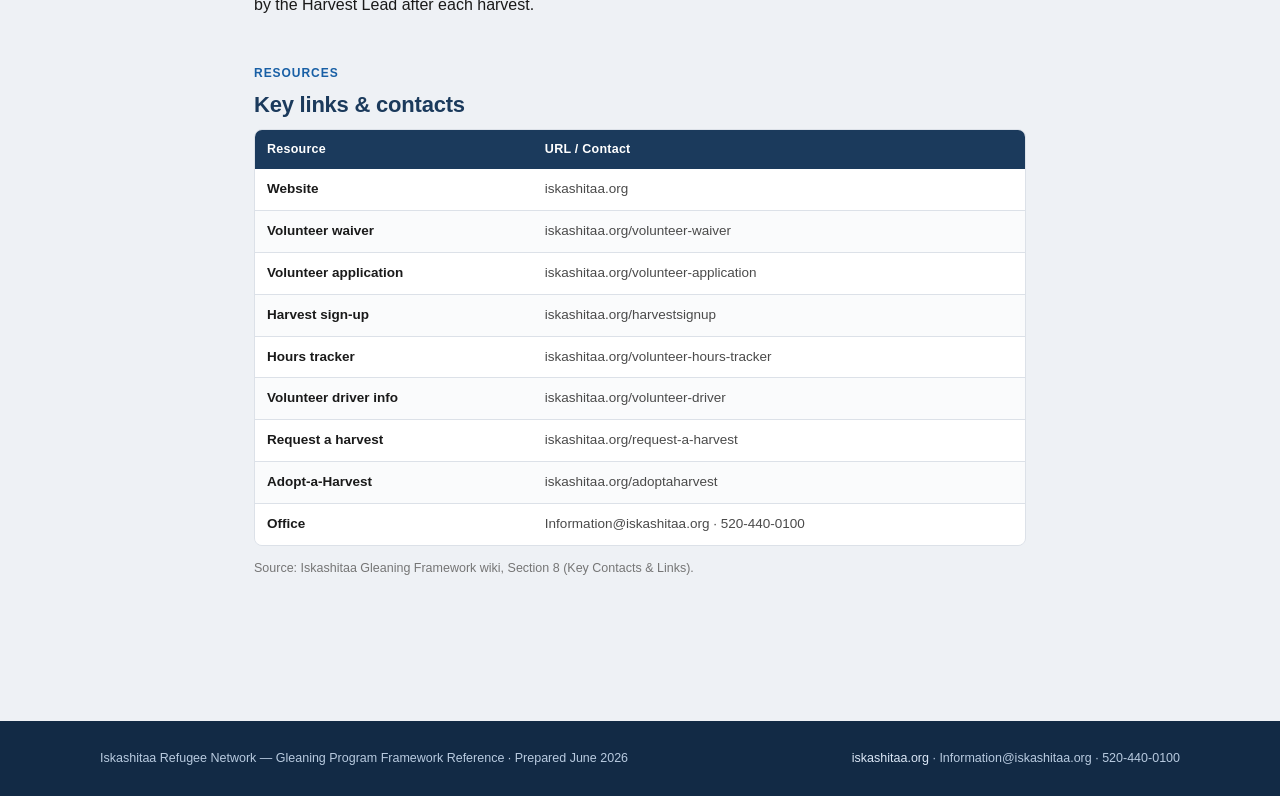
<file: onboarding.html>
<!DOCTYPE html>
<html lang="en">
<head>
<meta charset="UTF-8">
<meta name="viewport" content="width=device-width, initial-scale=1">
<title>Initial Onboarding Requirements — Iskashitaa Gleaning Program</title>
<link rel="stylesheet" href="assets/style.css">
</head>
<body>
<a href="#main" class="skip-link">Skip to content</a>

<nav class="site-nav">
  <div class="site-nav-inner">
    <div class="brand"><a href="index.html">Iskashitaa Gleaning Program<br><small>Framework &amp; Implementation Reference</small></a></div>
    <input type="checkbox" id="nav-toggle" class="nav-toggle">
    <label for="nav-toggle" class="nav-toggle-label">&#9776;</label>
    <div class="nav-links">
      <a href="index.html">Home</a>
      <a href="case-for-change.html">Case for Change</a>
      <a href="framework.html">Framework</a>
      <a href="onboarding.html" class="active">Onboarding</a>
      <a href="roles.html">Roles &amp; Expectations</a>
      <a href="salesforce.html">Salesforce Evaluation</a>
    </div>
  </div>
</nav>

<header class="hero">
  <div class="hero-inner">
    <p class="hero-eyebrow">03 · Start</p>
    <h1>Initial onboarding requirements</h1>
    <p class="lede">The onboarding every new volunteer completes before their first field harvest — a session at the Iskashitaa office and garden — and how they move from there into the tiered role model described in <a href="roles.html">Roles &amp; Expectations</a>.</p>
  </div>
</header>

<main id="main" class="container narrow">

  <section>
    <p class="section-kicker">Before Any Harvest</p>
    <h2 class="section-title">Onboarding comes first</h2>
    <p class="section-intro">Onboarding is a required first step for every new volunteer — completed before Hand Picker and before going on any field harvest. No one rides out to a homeowner's site until they've been through it and been cleared by the coordinator. No prior experience is required; onboarding is how a brand-new volunteer becomes ready.</p>

    <div class="callout c-green">
      <p><strong>How it works:</strong> A new volunteer's first "harvest" is spent at the Iskashitaa office and garden — not in the field. They learn the harvest process, the roles, fruit grading, and where the fruit goes; complete their paperwork; and put the basics into practice with assigned garden tasks. Only once onboarding is complete and the coordinator gives approval do they join a real harvest as a <a href="roles.html#hand-picker">Hand Picker</a>.</p>
    </div>

    <h3 class="sub-title">The onboarding session, step by step</h3>
    <ol class="steps">
      <li><h4>Start at the office or garden</h4><p>The first session happens on-site at Iskashitaa — the office and/or the community garden — rather than at a homeowner's property. It's a calm setting to learn the work before facing the pace of a real harvest.</p></li>
      <li><h4>Learn the harvest process</h4><p>Walk through how a harvest runs end to end: the pre-harvest briefing, picking and gathering, weighing and recording, on-site culling, and the site close-out.</p></li>
      <li><h4>Meet the roles and their requirements</h4><p>Review the roles across the three tiers and what each one asks of a volunteer — so a newcomer understands what they're starting with and where they could go. See <a href="roles.html">Roles &amp; Expectations</a>.</p></li>
      <li><h4>Train on fruit grading &amp; deterioration</h4><p>Learn to tell harvest-quality fruit from first-use, pet-grade, and compost, and how produce deteriorates over time — the same culling criteria applied on every harvest.</p></li>
      <li><h4>Learn how the fruit is used</h4><p>See where harvested fruit goes — refugee families, food pantries, and preservation — so the work is connected to its purpose from the very first day.</p></li>
      <li><h4>Complete the paperwork</h4><p>Sign the volunteer waiver and finish any remaining volunteer application or intake forms.</p></li>
      <li><h4>Hands-on tasks in the garden</h4><p>Time permitting, put the basics into practice with assigned tasks in the Iskashitaa garden — a low-stakes way to build comfort and confidence.</p></li>
      <li><h4>Coordinator approval</h4><p>The coordinator confirms the volunteer is ready and clears them for field harvests. This approval is what unlocks the first real harvest as a Hand Picker.</p></li>
    </ol>
  </section>

  <section>
    <p class="section-kicker">What the Session Covers</p>
    <h2 class="section-title">Four things every new volunteer learns</h2>
    <p class="section-intro">The onboarding session is built around four areas — enough to make a new volunteer safe, useful, and connected to the mission before they ever reach a field site.</p>
    <div class="grid grid-4">
      <div class="card c-blue"><h4>The harvest process</h4><p>How a harvest flows from briefing to close-out, and how the roles fit together on-site.</p></div>
      <div class="card c-blue"><h4>Roles &amp; requirements</h4><p>What each role across the three tiers does and asks for. <a href="roles.html">See the roles &rarr;</a></p></div>
      <div class="card c-amber"><h4>Grading &amp; deterioration</h4><p>Telling harvest-quality from first-use, pet-grade, and compost — and how fruit spoils over time.</p></div>
      <div class="card c-green"><h4>How we use the fruit</h4><p>Where it goes once gleaned: refugee families, food pantries, and preservation.</p></div>
    </div>
    <p>Every new volunteer enters the program as a <strong>Hand Picker</strong> in the Foundational tier once cleared, regardless of background. From there, moving into other roles or tiers runs on demonstrated comfort, not tenure or a fixed schedule — see <a href="roles.html#hand-picker">Hand Picker</a> in Roles &amp; Expectations for the full responsibilities and readiness criteria.</p>
  </section>

  <section>
    <p class="section-kicker">What to Bring</p>
    <h2 class="section-title">Gear requirements</h2>
    <p class="section-intro">From the first field harvest onward, the same baseline gear applies across every tier and role — nothing additional is required to take on a new role. (The office-and-garden onboarding session has no special gear requirement.)</p>
    <div class="grid grid-4">
      <div class="card"><h4>Closed-toed shoes</h4><p>Required for all on-site roles.</p></div>
      <div class="card"><h4>Long sleeves</h4><p>Sun and scratch protection while picking.</p></div>
      <div class="card"><h4>Hat &amp; sunscreen</h4><p>Arizona harvest conditions, most of the year.</p></div>
      <div class="card"><h4>Reusable water bottle</h4><p>No on-site water service.</p></div>
    </div>
  </section>

  <section>
    <p class="section-kicker">How It Works</p>
    <h2 class="section-title">How the tiered role model works</h2>
    <p>Once the coordinator clears a volunteer through onboarding, they begin their first field harvest as a Hand Picker. From there, roles are organized into three tiers — Foundational, Experienced, and Specialist — rather than a single fixed sequence. Within each tier, roles are listed in a suggested order, but volunteers may try them in any sequence the Harvest Lead feels is appropriate. Moving between tiers is based on demonstrated comfort and readiness, not a fixed harvest count. Returning or experienced volunteers may be placed at an appropriate tier directly by the Harvest Lead.</p>
    <div class="grid grid-3">
      <div class="card c-blue">
        <h4>Three tiers, suggested order</h4>
        <p>Foundational, Experienced, and Specialist. Order within a tier is a suggestion, not a requirement — the Harvest Lead sequences roles to a volunteer's interest and fit.</p>
      </div>
      <div class="card c-blue">
        <h4>Staying is valid</h4>
        <p>Remaining within a tier long-term is a complete, supported contribution. Experienced and Specialist roles still require demonstrated experience, and a few — like Ladder Picker after Ladder Spotter — carry a non-negotiable prerequisite.</p>
      </div>
      <div class="card c-blue">
        <h4>Two separate tracks</h4>
        <p>Harvest Lead and Driver do not require completion of any tier — they're distinct roles with their own prerequisites. See <a href="roles.html">Roles &amp; Expectations</a>.</p>
      </div>
    </div>
    <p class="small">Source: <em>Iskashitaa_Gleaning_Role_Definitions.docx</em>, "How the Tiered Role Model Works."</p>
  </section>

  <section>
    <p class="section-kicker">Open Items</p>
    <h2 class="section-title">What onboarding still needs decided</h2>
    <p class="section-intro">The tiered role model above describes how movement between roles and tiers is <em>meant</em> to work. Four mechanical questions are still open from the June 2026 program review, each with a designated decision-maker.</p>
    <div class="callout c-amber">
      <ul style="margin:0;">
        <li><strong>Tracking mechanism</strong> — how will each volunteer's current tier and the roles they're cleared for actually be recorded? <span class="small">(leadership / volunteer coordinator)</span></li>
        <li><strong>Readiness criteria</strong> — should the "2–3 harvests" guidance become a fixed number, or stay a Harvest Lead judgment call? <span class="small">(harvest leads / leadership)</span></li>
        <li><strong>Ownership</strong> — who maintains the model day-to-day, across harvests and Harvest Leads? <span class="small">(leadership)</span></li>
        <li><strong>Onboarding sign-off</strong> — confirm how the coordinator's approval to harvest gets recorded (e.g., an onboarding-complete date or cleared-to-harvest flag on the volunteer's Contact, alongside the signed waiver), not just assumed. <span class="small">(leadership / volunteer coordinator)</span></li>
      </ul>
    </div>
    <p>The Salesforce data model proposed in <a href="salesforce.html">Salesforce Evaluation &amp; Proposal</a> is built to answer the tracking-mechanism question directly — a volunteer's tier and roles become fields on their Contact record, updated by the Harvest Lead after each harvest.</p>
  </section>

  <section>
    <p class="section-kicker">Resources</p>
    <h2 class="section-title">Key links &amp; contacts</h2>
    <div class="table-wrap">
      <table class="data">
        <thead><tr><th>Resource</th><th>URL / Contact</th></tr></thead>
        <tbody>
          <tr><td class="strong">Website</td><td>iskashitaa.org</td></tr>
          <tr><td class="strong">Volunteer waiver</td><td>iskashitaa.org/volunteer-waiver</td></tr>
          <tr><td class="strong">Volunteer application</td><td>iskashitaa.org/volunteer-application</td></tr>
          <tr><td class="strong">Harvest sign-up</td><td>iskashitaa.org/harvestsignup</td></tr>
          <tr><td class="strong">Hours tracker</td><td>iskashitaa.org/volunteer-hours-tracker</td></tr>
          <tr><td class="strong">Volunteer driver info</td><td>iskashitaa.org/volunteer-driver</td></tr>
          <tr><td class="strong">Request a harvest</td><td>iskashitaa.org/request-a-harvest</td></tr>
          <tr><td class="strong">Adopt-a-Harvest</td><td>iskashitaa.org/adoptaharvest</td></tr>
          <tr><td class="strong">Office</td><td>Information@iskashitaa.org · 520-440-0100</td></tr>
        </tbody>
      </table>
    </div>
    <p class="small">Source: Iskashitaa Gleaning Framework wiki, Section 8 (Key Contacts &amp; Links).</p>
  </section>

</main>

<footer class="site-footer">
  <div class="site-footer-inner">
    <div>Iskashitaa Refugee Network — Gleaning Program Framework Reference · Prepared June 2026</div>
    <div><a href="https://iskashitaa.org">iskashitaa.org</a> · Information@iskashitaa.org · 520-440-0100</div>
  </div>
</footer>

</body>
</html>
</file>
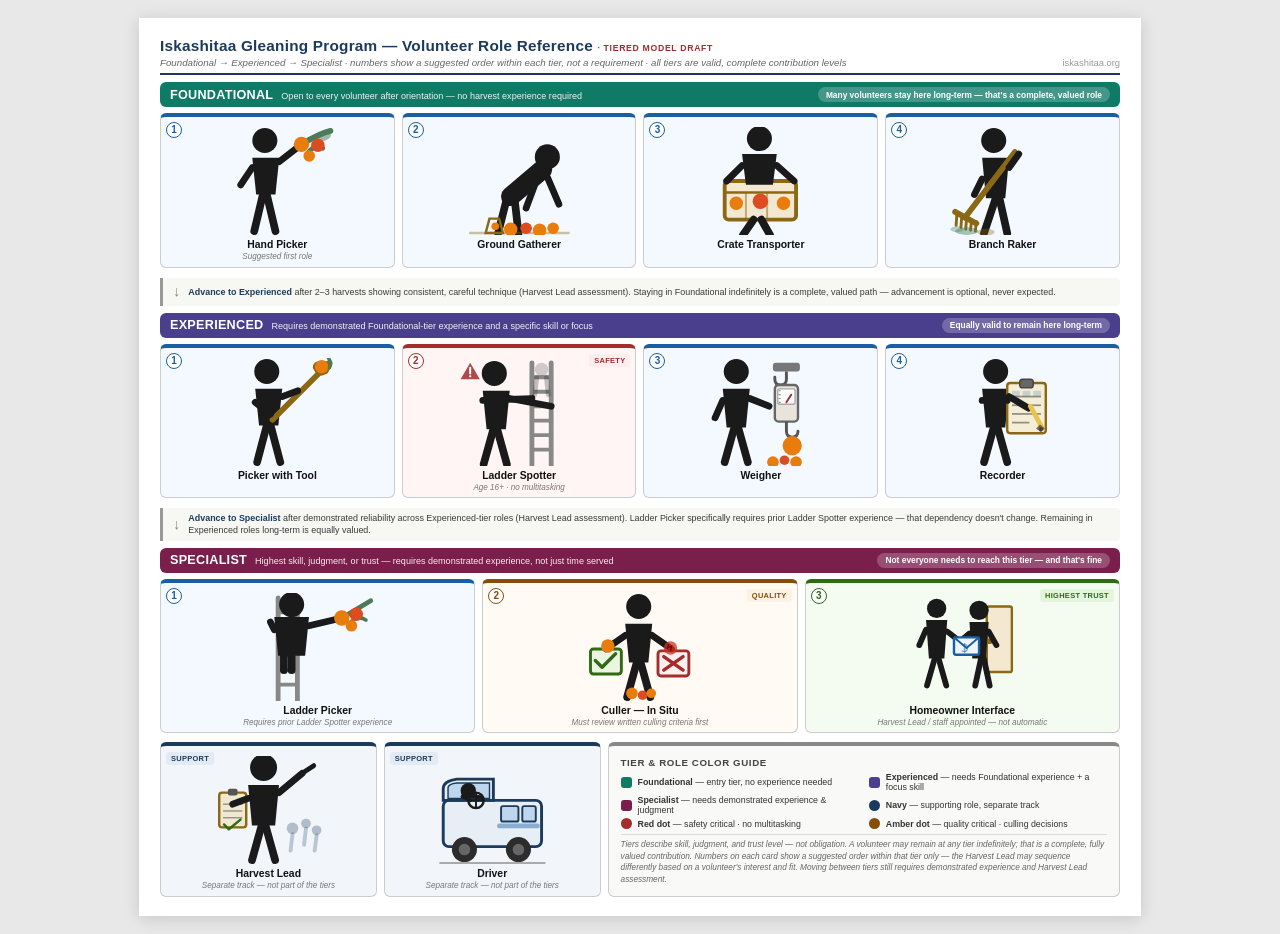
<file: role-reference-card.html>
<!DOCTYPE html>
<html lang="en">
<head>
  <meta charset="UTF-8">
  <meta name="viewport" content="width=device-width, initial-scale=1">
  <title>Iskashitaa Gleaning Program — Volunteer Role Reference (Tiered Draft)</title>
  <style>
    * { box-sizing: border-box; margin: 0; padding: 0; }

    @page {
      size: letter landscape;
      margin: 0.28in;
    }

    body {
      font-family: 'Helvetica Neue', Helvetica, Arial, sans-serif;
      background: #e8e8e8;
      padding: 18px;
    }

    @media print {
      body { background: white; padding: 0; }
      .page { box-shadow: none; }
    }

    .page {
      background: white;
      width: 10.44in;
      min-height: 7.94in;
      margin: 0 auto;
      padding: 0.2in 0.22in 0.2in;
      box-shadow: 0 2px 16px rgba(0,0,0,0.15);
      display: flex;
      flex-direction: column;
    }

    /* ——— HEADER ——— */
    .page-header {
      display: flex;
      justify-content: space-between;
      align-items: flex-end;
      margin-bottom: 7px;
      padding-bottom: 5px;
      border-bottom: 2.5px solid #1B3A5C;
    }
    .page-title {
      font-size: 11.5pt;
      font-weight: 800;
      color: #1B3A5C;
      letter-spacing: 0.015em;
    }
    .page-sub {
      font-size: 7.3pt;
      color: #666;
      font-style: italic;
      margin-top: 2px;
    }
    .page-logo {
      font-size: 7pt;
      color: #999;
      text-align: right;
    }
    .draft-flag {
      font-size: 6.5pt;
      font-weight: 800;
      color: #A32D2D;
      letter-spacing: 0.08em;
      text-transform: uppercase;
    }

    /* ——— TIER SECTION ——— */
    .tier-section { margin-bottom: 5px; }

    .tier-header {
      display: flex;
      align-items: center;
      justify-content: space-between;
      gap: 10px;
      padding: 5px 10px;
      border-radius: 6px;
      color: white;
      background: var(--tc, #444);
    }
    .tier-name-block { display: flex; align-items: baseline; gap: 8px; }
    .tier-name { font-size: 9.5pt; font-weight: 800; letter-spacing: 0.02em; }
    .tier-tagline { font-size: 6.8pt; opacity: 0.92; }
    .tier-stay-pill {
      font-size: 6.3pt;
      font-weight: 700;
      background: rgba(255,255,255,0.22);
      padding: 2.5px 8px;
      border-radius: 10px;
      white-space: nowrap;
    }

    .tier-cards {
      display: grid;
      gap: 7px;
      margin-top: 6px;
    }
    .cols-4 { grid-template-columns: repeat(4, 1fr); }
    .cols-3 { grid-template-columns: repeat(3, 1fr); }

    /* ——— ADVANCEMENT BANNER (between tiers) ——— */
    .advance-banner {
      display: flex;
      align-items: center;
      gap: 8px;
      font-size: 6.7pt;
      line-height: 1.35;
      color: #3a3a3a;
      padding: 4px 10px;
      margin: 5px 0 7px;
      border-left: 3px solid #999;
      background: #F7F7F4;
      border-radius: 0 4px 4px 0;
    }
    .advance-banner .arrow { font-size: 11pt; color: #888; flex-shrink: 0; }
    .advance-banner strong { color: #1B3A5C; }

    /* ——— CARD ——— */
    .card {
      border: 1px solid #ccc;
      border-top: 4px solid var(--c, #185FA5);
      border-radius: 6px;
      background: var(--bg, #F5F9FF);
      display: flex;
      flex-direction: column;
      align-items: center;
      padding: 4px 4px 5px;
      position: relative;
      overflow: hidden;
    }

    .order-chip {
      position: absolute;
      top: 5px;
      left: 5px;
      background: white;
      border: 1.6px solid var(--c, #185FA5);
      color: var(--c, #185FA5);
      font-size: 7.5pt;
      font-weight: 800;
      width: 16px;
      height: 16px;
      border-radius: 50%;
      display: flex;
      align-items: center;
      justify-content: center;
      line-height: 1;
      z-index: 2;
    }

    .card-badge {
      position: absolute;
      top: 6px;
      right: 5px;
      font-size: 5.6pt;
      font-weight: 700;
      padding: 2px 5px;
      border-radius: 3px;
      text-transform: uppercase;
      letter-spacing: 0.04em;
      z-index: 2;
      background: var(--badge-bg, #E6F1FB);
      color: var(--c, #185FA5);
    }

    .card-fig {
      flex: 1;
      display: flex;
      align-items: center;
      justify-content: center;
      width: 100%;
      padding: 2px 6px;
      margin-top: 4px;
    }

    .card-fig svg {
      width: 100%;
      height: 100%;
      max-height: 108px;
    }

    .card-title {
      font-size: 7.8pt;
      font-weight: 700;
      text-align: center;
      color: #111;
      line-height: 1.15;
      margin-top: 2px;
    }

    .card-sub {
      font-size: 6.1pt;
      font-style: italic;
      color: #777;
      text-align: center;
      line-height: 1.2;
      margin-top: 1px;
    }

    /* ——— COLOR TYPES (criticality — unchanged meaning from v1) ——— */
    .t-blue  { --c: #185FA5; --bg: #F4F8FF; --badge-bg: #E0EDFF; }
    .t-red   { --c: #A32D2D; --bg: #FFF5F5; --badge-bg: #FDEDED; }
    .t-amber { --c: #854F0B; --bg: #FFFBF4; --badge-bg: #FEF3E2; }
    .t-green { --c: #2E6B14; --bg: #F4FBF0; --badge-bg: #E5F5DC; }
    .t-navy  { --c: #1B3A5C; --bg: #F2F5FA; --badge-bg: #E2EBF4; }

    /* ——— TIER ACCENTS ——— */
    .tier-foundational { --tc: #0F7A66; }
    .tier-experienced  { --tc: #4A3F8C; }
    .tier-specialist   { --tc: #7A1F4B; }
    .tier-support      { --tc: #1B3A5C; }

    /* ——— BOTTOM ROW (support roles + legend) ——— */
    .bottom-row {
      display: grid;
      grid-template-columns: 1.1fr 1.1fr 2.6fr;
      gap: 7px;
      margin-top: 4px;
    }

    .legend-card {
      border: 1px solid #ccc;
      border-top: 4px solid #888;
      border-radius: 6px;
      background: #F9F9F7;
      padding: 7px 12px;
      display: flex;
      flex-direction: column;
      justify-content: center;
    }

    .legend-title {
      font-size: 7.3pt;
      font-weight: 700;
      color: #444;
      text-transform: uppercase;
      letter-spacing: 0.06em;
      margin-bottom: 4px;
    }

    .legend-rows {
      display: grid;
      grid-template-columns: 1fr 1fr;
      gap: 3px 10px;
    }

    .legend-item {
      display: flex;
      align-items: center;
      gap: 6px;
      font-size: 6.6pt;
      color: #333;
    }

    .ldot {
      width: 11px;
      height: 11px;
      border-radius: 50%;
      flex-shrink: 0;
    }
    .lsquare {
      width: 11px;
      height: 11px;
      border-radius: 3px;
      flex-shrink: 0;
    }

    .legend-note {
      font-size: 6.2pt;
      color: #666;
      font-style: italic;
      margin-top: 5px;
      line-height: 1.4;
      border-top: 1px solid #ddd;
      padding-top: 4px;
    }
  </style>
</head>
<body>
<div class="page">

  <div class="page-header">
    <div>
      <div class="page-title">Iskashitaa Gleaning Program — Volunteer Role Reference <span class="draft-flag">· Tiered Model Draft</span></div>
      <div class="page-sub">Foundational → Experienced → Specialist · numbers show a suggested order within each tier, not a requirement · all tiers are valid, complete contribution levels</div>
    </div>
    <div class="page-logo">iskashitaa.org</div>
  </div>

  <!-- ═══════════════════════════ FOUNDATIONAL TIER ═══ -->
  <div class="tier-section">
    <div class="tier-header tier-foundational">
      <div class="tier-name-block">
        <span class="tier-name">FOUNDATIONAL</span>
        <span class="tier-tagline">Open to every volunteer after orientation — no harvest experience required</span>
      </div>
      <span class="tier-stay-pill">Many volunteers stay here long-term — that's a complete, valued role</span>
    </div>

    <div class="tier-cards cols-4">

      <!-- HAND PICKER -->
      <div class="card t-blue">
        <div class="order-chip">1</div>
        <div class="card-fig">
          <svg viewBox="0 0 110 112" xmlns="http://www.w3.org/2000/svg">
            <line x1="40" y1="70" x2="31" y2="108" stroke="#1A1A1A" stroke-width="8" stroke-linecap="round"/>
            <line x1="44" y1="70" x2="53" y2="108" stroke="#1A1A1A" stroke-width="8" stroke-linecap="round"/>
            <polygon points="29,32 57,32 53,70 33,70" fill="#1A1A1A"/>
            <line x1="29" y1="42" x2="17" y2="60" stroke="#1A1A1A" stroke-width="7" stroke-linecap="round"/>
            <line x1="57" y1="36" x2="80" y2="18" stroke="#1A1A1A" stroke-width="7" stroke-linecap="round"/>
            <circle cx="42" cy="14" r="13" fill="#1A1A1A"/>
            <path d="M 110 4 Q 100 6 80 18" stroke="#4a7c59" stroke-width="6" fill="none" stroke-linecap="round"/>
            <path d="M 102 22 Q 93 17 86 28" stroke="#4a7c59" stroke-width="5" fill="none" stroke-linecap="round"/>
            <ellipse cx="104" cy="10" rx="7" ry="4" fill="#4a7c59" opacity="0.5" transform="rotate(-20 104 10)"/>
            <circle cx="80" cy="18" r="8" fill="#E87D0D"/>
            <circle cx="97" cy="19" r="7" fill="#DD4B22"/>
            <circle cx="88" cy="30" r="6" fill="#E87D0D"/>
          </svg>
        </div>
        <div class="card-title">Hand Picker</div>
        <div class="card-sub">Suggested first role</div>
      </div>

      <!-- GROUND GATHERER -->
      <div class="card t-blue">
        <div class="order-chip">2</div>
        <div class="card-fig">
          <svg viewBox="0 0 110 112" xmlns="http://www.w3.org/2000/svg">
            <line x1="42" y1="74" x2="33" y2="110" stroke="#1A1A1A" stroke-width="8" stroke-linecap="round"/>
            <line x1="50" y1="74" x2="54" y2="110" stroke="#1A1A1A" stroke-width="8" stroke-linecap="round"/>
            <line x1="46" y1="72" x2="79" y2="44" stroke="#1A1A1A" stroke-width="20" stroke-linecap="round"/>
            <circle cx="84" cy="31" r="13" fill="#1A1A1A"/>
            <line x1="74" y1="52" x2="62" y2="84" stroke="#1A1A1A" stroke-width="7" stroke-linecap="round"/>
            <line x1="84" y1="52" x2="96" y2="80" stroke="#1A1A1A" stroke-width="7" stroke-linecap="round"/>
            <line x1="4" y1="110" x2="106" y2="110" stroke="#8B6914" stroke-width="2.5" stroke-linecap="round" opacity="0.4"/>
            <circle cx="46" cy="106" r="7" fill="#E87D0D"/>
            <circle cx="62" cy="105" r="6" fill="#DD4B22"/>
            <circle cx="76" cy="107" r="7" fill="#E87D0D"/>
            <circle cx="90" cy="105" r="6" fill="#E87D0D"/>
            <path d="M 24 95 L 20 110 L 38 110 L 34 95 Z" fill="none" stroke="#8B6914" stroke-width="2.5"/>
            <circle cx="30" cy="103" r="4" fill="#E87D0D"/>
          </svg>
        </div>
        <div class="card-title">Ground Gatherer</div>
        <div class="card-sub">&nbsp;</div>
      </div>

      <!-- CRATE TRANSPORTER -->
      <div class="card t-blue">
        <div class="order-chip">3</div>
        <div class="card-fig">
          <svg viewBox="0 0 110 112" xmlns="http://www.w3.org/2000/svg">
            <rect x="18" y="56" width="74" height="40" rx="4" fill="#F5E8D0" stroke="#8B6914" stroke-width="4"/>
            <line x1="18" y1="68" x2="92" y2="68" stroke="#8B6914" stroke-width="2.5"/>
            <line x1="40" y1="68" x2="40" y2="96" stroke="#8B6914" stroke-width="2" opacity="0.5"/>
            <line x1="62" y1="68" x2="62" y2="96" stroke="#8B6914" stroke-width="2" opacity="0.5"/>
            <circle cx="30" cy="79" r="7" fill="#E87D0D"/>
            <circle cx="55" cy="77" r="8" fill="#DD4B22"/>
            <circle cx="79" cy="79" r="7" fill="#E87D0D"/>
            <line x1="48" y1="96" x2="37" y2="112" stroke="#1A1A1A" stroke-width="8" stroke-linecap="round"/>
            <line x1="56" y1="96" x2="65" y2="112" stroke="#1A1A1A" stroke-width="8" stroke-linecap="round"/>
            <polygon points="36,28 72,28 68,60 40,60" fill="#1A1A1A"/>
            <circle cx="54" cy="12" r="13" fill="#1A1A1A"/>
            <line x1="36" y1="40" x2="20" y2="56" stroke="#1A1A1A" stroke-width="7" stroke-linecap="round"/>
            <line x1="72" y1="40" x2="90" y2="56" stroke="#1A1A1A" stroke-width="7" stroke-linecap="round"/>
          </svg>
        </div>
        <div class="card-title">Crate Transporter</div>
        <div class="card-sub">&nbsp;</div>
      </div>

      <!-- BRANCH RAKER -->
      <div class="card t-blue">
        <div class="order-chip">4</div>
        <div class="card-fig">
          <svg viewBox="0 0 110 112" xmlns="http://www.w3.org/2000/svg">
            <line x1="48" y1="74" x2="36" y2="110" stroke="#1A1A1A" stroke-width="8" stroke-linecap="round"/>
            <line x1="52" y1="74" x2="60" y2="110" stroke="#1A1A1A" stroke-width="8" stroke-linecap="round"/>
            <polygon points="34,32 62,32 58,74 38,74" fill="#1A1A1A"/>
            <circle cx="46" cy="14" r="13" fill="#1A1A1A"/>
            <line x1="68" y1="26" x2="16" y2="94" stroke="#8B6914" stroke-width="6" stroke-linecap="round"/>
            <line x1="6" y1="88" x2="28" y2="100" stroke="#8B6914" stroke-width="6" stroke-linecap="round"/>
            <line x1="8" y1="88" x2="7" y2="102" stroke="#8B6914" stroke-width="3" stroke-linecap="round"/>
            <line x1="13" y1="91" x2="12" y2="104" stroke="#8B6914" stroke-width="3" stroke-linecap="round"/>
            <line x1="18" y1="93" x2="17" y2="106" stroke="#8B6914" stroke-width="3" stroke-linecap="round"/>
            <line x1="23" y1="96" x2="22" y2="107" stroke="#8B6914" stroke-width="3" stroke-linecap="round"/>
            <line x1="28" y1="98" x2="27" y2="108" stroke="#8B6914" stroke-width="3" stroke-linecap="round"/>
            <line x1="62" y1="42" x2="72" y2="28" stroke="#1A1A1A" stroke-width="7" stroke-linecap="round"/>
            <line x1="34" y1="54" x2="26" y2="70" stroke="#1A1A1A" stroke-width="7" stroke-linecap="round"/>
            <ellipse cx="18" cy="108" rx="12" ry="4" fill="#4a7c59" opacity="0.45"/>
            <ellipse cx="38" cy="109" rx="9" ry="3.5" fill="#8B6914" opacity="0.35"/>
            <ellipse cx="8" cy="106" rx="7" ry="3" fill="#4a7c59" opacity="0.35"/>
          </svg>
        </div>
        <div class="card-title">Branch Raker</div>
        <div class="card-sub">&nbsp;</div>
      </div>

    </div>
  </div>

  <div class="advance-banner">
    <span class="arrow">↓</span>
    <span><strong>Advance to Experienced</strong> after 2–3 harvests showing consistent, careful technique (Harvest Lead assessment). Staying in Foundational indefinitely is a complete, valued path — advancement is optional, never expected.</span>
  </div>

  <!-- ═══════════════════════════ EXPERIENCED TIER ═══ -->
  <div class="tier-section">
    <div class="tier-header tier-experienced">
      <div class="tier-name-block">
        <span class="tier-name">EXPERIENCED</span>
        <span class="tier-tagline">Requires demonstrated Foundational-tier experience and a specific skill or focus</span>
      </div>
      <span class="tier-stay-pill">Equally valid to remain here long-term</span>
    </div>

    <div class="tier-cards cols-4">

      <!-- PICKER WITH TOOL -->
      <div class="card t-blue">
        <div class="order-chip">1</div>
        <div class="card-fig">
          <svg viewBox="0 0 110 112" xmlns="http://www.w3.org/2000/svg">
            <line x1="44" y1="70" x2="34" y2="108" stroke="#1A1A1A" stroke-width="8" stroke-linecap="round"/>
            <line x1="48" y1="70" x2="58" y2="108" stroke="#1A1A1A" stroke-width="8" stroke-linecap="round"/>
            <polygon points="32,32 60,32 56,70 36,70" fill="#1A1A1A"/>
            <circle cx="44" cy="14" r="13" fill="#1A1A1A"/>
            <line x1="50" y1="64" x2="109" y2="5" stroke="#8B6914" stroke-width="6" stroke-linecap="round"/>
            <line x1="60" y1="40" x2="76" y2="34" stroke="#1A1A1A" stroke-width="7" stroke-linecap="round"/>
            <line x1="32" y1="46" x2="48" y2="58" stroke="#1A1A1A" stroke-width="7" stroke-linecap="round"/>
            <path d="M 103 5 Q 109 3 109 10 L 106 15 L 101 17 L 96 15 L 93 10 Q 93 3 103 5 Z" fill="none" stroke="#8B6914" stroke-width="2.5"/>
            <circle cx="101" cy="9" r="7" fill="#E87D0D"/>
            <path d="M 108 0 Q 112 6 109 10" stroke="#4a7c59" stroke-width="3.5" fill="none" stroke-linecap="round"/>
          </svg>
        </div>
        <div class="card-title">Picker with Tool</div>
        <div class="card-sub">&nbsp;</div>
      </div>

      <!-- LADDER SPOTTER -->
      <div class="card t-red">
        <div class="order-chip">2</div>
        <div class="card-badge">Safety</div>
        <div class="card-fig">
          <svg viewBox="0 0 110 112" xmlns="http://www.w3.org/2000/svg">
            <line x1="68" y1="5" x2="68" y2="112" stroke="#888" stroke-width="5" stroke-linecap="round"/>
            <line x1="88" y1="5" x2="88" y2="112" stroke="#888" stroke-width="5" stroke-linecap="round"/>
            <line x1="68" y1="20" x2="88" y2="20" stroke="#888" stroke-width="4"/>
            <line x1="68" y1="35" x2="88" y2="35" stroke="#888" stroke-width="4"/>
            <line x1="68" y1="50" x2="88" y2="50" stroke="#888" stroke-width="4"/>
            <line x1="68" y1="65" x2="88" y2="65" stroke="#888" stroke-width="4"/>
            <line x1="68" y1="80" x2="88" y2="80" stroke="#888" stroke-width="4"/>
            <line x1="68" y1="95" x2="88" y2="95" stroke="#888" stroke-width="4"/>
            <line x1="73" y1="20" x2="71" y2="38" stroke="#1A1A1A" stroke-width="5" opacity="0.25" stroke-linecap="round"/>
            <line x1="83" y1="20" x2="85" y2="38" stroke="#1A1A1A" stroke-width="5" opacity="0.25" stroke-linecap="round"/>
            <circle cx="78" cy="12" r="7" fill="#1A1A1A" opacity="0.2"/>
            <line x1="28" y1="74" x2="18" y2="110" stroke="#1A1A1A" stroke-width="8" stroke-linecap="round"/>
            <line x1="32" y1="74" x2="42" y2="110" stroke="#1A1A1A" stroke-width="8" stroke-linecap="round"/>
            <polygon points="17,34 45,34 41,74 21,74" fill="#1A1A1A"/>
            <circle cx="29" cy="16" r="13" fill="#1A1A1A"/>
            <line x1="17" y1="44" x2="68" y2="42" stroke="#1A1A1A" stroke-width="7" stroke-linecap="round"/>
            <line x1="45" y1="42" x2="88" y2="50" stroke="#1A1A1A" stroke-width="7" stroke-linecap="round"/>
            <polygon points="4,5 14,22 -6,22" fill="#A32D2D" opacity="0.85"/>
            <line x1="4" y1="10" x2="4" y2="16" stroke="white" stroke-width="2" stroke-linecap="round"/>
            <circle cx="4" cy="19" r="1.2" fill="white"/>
          </svg>
        </div>
        <div class="card-title">Ladder Spotter</div>
        <div class="card-sub">Age 16+ · no multitasking</div>
      </div>

      <!-- WEIGHER -->
      <div class="card t-blue">
        <div class="order-chip">3</div>
        <div class="card-fig">
          <svg viewBox="0 0 110 112" xmlns="http://www.w3.org/2000/svg">
            <line x1="28" y1="72" x2="18" y2="108" stroke="#1A1A1A" stroke-width="8" stroke-linecap="round"/>
            <line x1="32" y1="72" x2="42" y2="108" stroke="#1A1A1A" stroke-width="8" stroke-linecap="round"/>
            <polygon points="16,32 44,32 40,72 20,72" fill="#1A1A1A"/>
            <circle cx="30" cy="14" r="13" fill="#1A1A1A"/>
            <line x1="16" y1="44" x2="8" y2="62" stroke="#1A1A1A" stroke-width="7" stroke-linecap="round"/>
            <line x1="44" y1="42" x2="64" y2="50" stroke="#1A1A1A" stroke-width="7" stroke-linecap="round"/>
            <rect x="68" y="5" width="28" height="9" rx="3" fill="#777"/>
            <line x1="82" y1="14" x2="82" y2="22" stroke="#555" stroke-width="3"/>
            <path d="M 82 22 Q 82 28 76 28 Q 70 28 70 22 L 70 20" fill="none" stroke="#555" stroke-width="3" stroke-linecap="round"/>
            <rect x="70" y="28" width="24" height="38" rx="4" fill="#E8E4DC" stroke="#666" stroke-width="2.5"/>
            <rect x="73" y="32" width="18" height="16" rx="2" fill="white" stroke="#aaa" stroke-width="1.5"/>
            <line x1="82" y1="46" x2="87" y2="38" stroke="#A32D2D" stroke-width="2" stroke-linecap="round"/>
            <line x1="74" y1="34" x2="76" y2="34" stroke="#888" stroke-width="1.2"/>
            <line x1="74" y1="38" x2="76" y2="38" stroke="#888" stroke-width="1.2"/>
            <line x1="74" y1="42" x2="76" y2="42" stroke="#888" stroke-width="1.2"/>
            <line x1="74" y1="46" x2="76" y2="46" stroke="#888" stroke-width="1.2"/>
            <line x1="82" y1="66" x2="82" y2="76" stroke="#555" stroke-width="3"/>
            <path d="M 82 76 Q 82 82 88 82 Q 94 82 94 76" fill="none" stroke="#555" stroke-width="3" stroke-linecap="round"/>
            <circle cx="88" cy="91" r="10" fill="#E87D0D"/>
            <circle cx="68" cy="108" r="6" fill="#E87D0D"/>
            <circle cx="80" cy="106" r="5" fill="#DD4B22"/>
            <circle cx="92" cy="108" r="6" fill="#E87D0D"/>
          </svg>
        </div>
        <div class="card-title">Weigher</div>
        <div class="card-sub">&nbsp;</div>
      </div>

      <!-- RECORDER -->
      <div class="card t-blue">
        <div class="order-chip">4</div>
        <div class="card-fig">
          <svg viewBox="0 0 110 112" xmlns="http://www.w3.org/2000/svg">
            <line x1="46" y1="72" x2="36" y2="108" stroke="#1A1A1A" stroke-width="8" stroke-linecap="round"/>
            <line x1="50" y1="72" x2="60" y2="108" stroke="#1A1A1A" stroke-width="8" stroke-linecap="round"/>
            <polygon points="34,32 62,32 58,72 38,72" fill="#1A1A1A"/>
            <circle cx="48" cy="14" r="13" fill="#1A1A1A"/>
            <rect x="60" y="26" width="40" height="52" rx="3" fill="#F5EDD5" stroke="#8B6914" stroke-width="2.5"/>
            <rect x="73" y="22" width="14" height="9" rx="3" fill="#666" stroke="#444" stroke-width="1.5"/>
            <line x1="65" y1="40" x2="95" y2="40" stroke="#1A1A1A" stroke-width="1.8" opacity="0.45"/>
            <line x1="65" y1="49" x2="95" y2="49" stroke="#1A1A1A" stroke-width="1.8" opacity="0.45"/>
            <line x1="65" y1="58" x2="95" y2="58" stroke="#1A1A1A" stroke-width="1.8" opacity="0.45"/>
            <line x1="65" y1="67" x2="83" y2="67" stroke="#1A1A1A" stroke-width="1.8" opacity="0.45"/>
            <rect x="65" y="34" width="8" height="6" rx="1" fill="#185FA5" opacity="0.2"/>
            <rect x="76" y="34" width="8" height="6" rx="1" fill="#185FA5" opacity="0.2"/>
            <rect x="87" y="34" width="8" height="6" rx="1" fill="#185FA5" opacity="0.2"/>
            <line x1="34" y1="44" x2="60" y2="44" stroke="#1A1A1A" stroke-width="7" stroke-linecap="round"/>
            <line x1="62" y1="40" x2="82" y2="52" stroke="#1A1A1A" stroke-width="7" stroke-linecap="round"/>
            <line x1="84" y1="50" x2="96" y2="72" stroke="#E8C44A" stroke-width="5" stroke-linecap="round"/>
            <polygon points="94,69 99,73 95,77 90,73" fill="#333" opacity="0.7"/>
            <circle cx="95" cy="74" r="2" fill="#1A1A1A" opacity="0.5"/>
          </svg>
        </div>
        <div class="card-title">Recorder</div>
        <div class="card-sub">&nbsp;</div>
      </div>

    </div>
  </div>

  <div class="advance-banner">
    <span class="arrow">↓</span>
    <span><strong>Advance to Specialist</strong> after demonstrated reliability across Experienced-tier roles (Harvest Lead assessment). Ladder Picker specifically requires prior Ladder Spotter experience — that dependency doesn't change. Remaining in Experienced roles long-term is equally valued.</span>
  </div>

  <!-- ═══════════════════════════ SPECIALIST TIER ═══ -->
  <div class="tier-section">
    <div class="tier-header tier-specialist">
      <div class="tier-name-block">
        <span class="tier-name">SPECIALIST</span>
        <span class="tier-tagline">Highest skill, judgment, or trust — requires demonstrated experience, not just time served</span>
      </div>
      <span class="tier-stay-pill">Not everyone needs to reach this tier — and that's fine</span>
    </div>

    <div class="tier-cards cols-3">

      <!-- LADDER PICKER -->
      <div class="card t-blue">
        <div class="order-chip">1</div>
        <div class="card-fig">
          <svg viewBox="0 0 110 112" xmlns="http://www.w3.org/2000/svg">
            <line x1="14" y1="5" x2="14" y2="112" stroke="#888" stroke-width="5" stroke-linecap="round"/>
            <line x1="34" y1="5" x2="34" y2="112" stroke="#888" stroke-width="5" stroke-linecap="round"/>
            <line x1="14" y1="20" x2="34" y2="20" stroke="#888" stroke-width="4"/>
            <line x1="14" y1="35" x2="34" y2="35" stroke="#888" stroke-width="4"/>
            <line x1="14" y1="50" x2="34" y2="50" stroke="#888" stroke-width="4"/>
            <line x1="14" y1="65" x2="34" y2="65" stroke="#888" stroke-width="4"/>
            <line x1="14" y1="80" x2="34" y2="80" stroke="#888" stroke-width="4"/>
            <line x1="14" y1="95" x2="34" y2="95" stroke="#888" stroke-width="4"/>
            <line x1="20" y1="65" x2="20" y2="80" stroke="#1A1A1A" stroke-width="8" stroke-linecap="round"/>
            <line x1="28" y1="65" x2="28" y2="80" stroke="#1A1A1A" stroke-width="8" stroke-linecap="round"/>
            <polygon points="10,25 46,25 42,65 14,65" fill="#1A1A1A"/>
            <circle cx="28" cy="12" r="13" fill="#1A1A1A"/>
            <line x1="10" y1="38" x2="6" y2="30" stroke="#1A1A1A" stroke-width="7" stroke-linecap="round"/>
            <line x1="46" y1="34" x2="80" y2="26" stroke="#1A1A1A" stroke-width="7" stroke-linecap="round"/>
            <path d="M 110 8 Q 100 14 80 26" stroke="#4a7c59" stroke-width="5" fill="none" stroke-linecap="round"/>
            <path d="M 105 28 Q 96 22 88 32" stroke="#4a7c59" stroke-width="4" fill="none" stroke-linecap="round"/>
            <circle cx="80" cy="26" r="8" fill="#E87D0D"/>
            <circle cx="95" cy="22" r="7" fill="#DD4B22"/>
            <circle cx="90" cy="34" r="6" fill="#E87D0D"/>
          </svg>
        </div>
        <div class="card-title">Ladder Picker</div>
        <div class="card-sub">Requires prior Ladder Spotter experience</div>
      </div>

      <!-- CULLER IN SITU -->
      <div class="card t-amber">
        <div class="order-chip">2</div>
        <div class="card-badge">Quality</div>
        <div class="card-fig">
          <svg viewBox="0 0 110 112" xmlns="http://www.w3.org/2000/svg">
            <rect x="4" y="58" width="32" height="26" rx="3" fill="#EBF5E1" stroke="#2E6B14" stroke-width="3"/>
            <polyline points="9,70 16,77 30,63" fill="none" stroke="#2E6B14" stroke-width="3.5" stroke-linecap="round" stroke-linejoin="round"/>
            <rect x="74" y="60" width="32" height="26" rx="3" fill="#FFF0F0" stroke="#A32D2D" stroke-width="3"/>
            <line x1="80" y1="66" x2="100" y2="80" stroke="#A32D2D" stroke-width="3.5" stroke-linecap="round"/>
            <line x1="100" y1="66" x2="80" y2="80" stroke="#A32D2D" stroke-width="3.5" stroke-linecap="round"/>
            <line x1="52" y1="72" x2="42" y2="108" stroke="#1A1A1A" stroke-width="8" stroke-linecap="round"/>
            <line x1="56" y1="72" x2="66" y2="108" stroke="#1A1A1A" stroke-width="8" stroke-linecap="round"/>
            <polygon points="40,32 68,32 64,72 44,72" fill="#1A1A1A"/>
            <circle cx="54" cy="14" r="13" fill="#1A1A1A"/>
            <line x1="40" y1="44" x2="20" y2="58" stroke="#1A1A1A" stroke-width="7" stroke-linecap="round"/>
            <line x1="68" y1="44" x2="88" y2="58" stroke="#1A1A1A" stroke-width="7" stroke-linecap="round"/>
            <circle cx="22" cy="55" r="7" fill="#E87D0D"/>
            <circle cx="87" cy="57" r="7" fill="#CC3322" opacity="0.75"/>
            <path d="M 85 53 L 84 57 L 88 55 L 87 60" fill="none" stroke="#800" stroke-width="1.5"/>
            <circle cx="47" cy="104" r="6" fill="#E87D0D"/>
            <circle cx="58" cy="106" r="5" fill="#DD4B22"/>
            <circle cx="67" cy="104" r="5" fill="#E87D0D"/>
          </svg>
        </div>
        <div class="card-title">Culler — In Situ</div>
        <div class="card-sub">Must review written culling criteria first</div>
      </div>

      <!-- HOMEOWNER INTERFACE -->
      <div class="card t-green">
        <div class="order-chip">3</div>
        <div class="card-badge">Highest Trust</div>
        <div class="card-fig">
          <svg viewBox="0 0 110 112" xmlns="http://www.w3.org/2000/svg">
            <rect x="80" y="14" width="26" height="68" rx="2" fill="#F5E8D0" stroke="#8B6914" stroke-width="2.5"/>
            <circle cx="83" cy="50" r="3" fill="#8B6914"/>
            <circle cx="72" cy="18" r="10" fill="#1A1A1A"/>
            <polygon points="62,30 82,30 79,68 65,68" fill="#1A1A1A"/>
            <line x1="74" y1="68" x2="68" y2="96" stroke="#1A1A1A" stroke-width="6" stroke-linecap="round"/>
            <line x1="77" y1="68" x2="83" y2="96" stroke="#1A1A1A" stroke-width="6" stroke-linecap="round"/>
            <line x1="62" y1="42" x2="50" y2="52" stroke="#1A1A1A" stroke-width="6" stroke-linecap="round"/>
            <line x1="82" y1="40" x2="90" y2="54" stroke="#1A1A1A" stroke-width="6" stroke-linecap="round"/>
            <circle cx="28" cy="16" r="10" fill="#1A1A1A"/>
            <polygon points="17,28 39,28 36,68 20,68" fill="#1A1A1A"/>
            <line x1="26" y1="68" x2="18" y2="96" stroke="#1A1A1A" stroke-width="6" stroke-linecap="round"/>
            <line x1="30" y1="68" x2="38" y2="96" stroke="#1A1A1A" stroke-width="6" stroke-linecap="round"/>
            <line x1="39" y1="40" x2="52" y2="50" stroke="#1A1A1A" stroke-width="6" stroke-linecap="round"/>
            <line x1="17" y1="38" x2="10" y2="54" stroke="#1A1A1A" stroke-width="6" stroke-linecap="round"/>
            <rect x="46" y="46" width="26" height="18" rx="2" fill="#F0F4FF" stroke="#185FA5" stroke-width="2.5"/>
            <polyline points="46,46 59,57 72,46" fill="none" stroke="#185FA5" stroke-width="2"/>
            <line x1="57" y1="52" x2="57" y2="62" stroke="#185FA5" stroke-width="1.5" opacity="0.5"/>
            <path d="M 54 54 Q 60 52 60 57 Q 60 62 54 60" fill="none" stroke="#185FA5" stroke-width="1.5" opacity="0.5"/>
          </svg>
        </div>
        <div class="card-title">Homeowner Interface</div>
        <div class="card-sub">Harvest Lead / staff appointed — not automatic</div>
      </div>

    </div>
  </div>

  <!-- ═══════════════════════════ SUPPORT + LEGEND ═══ -->
  <div class="bottom-row">

    <!-- HARVEST LEAD -->
    <div class="card t-navy">
      <div class="card-badge" style="left:5px; right:auto;">Support</div>
      <div class="card-fig">
        <svg viewBox="0 0 110 112" xmlns="http://www.w3.org/2000/svg">
          <line x1="48" y1="72" x2="38" y2="108" stroke="#1A1A1A" stroke-width="8" stroke-linecap="round"/>
          <line x1="52" y1="72" x2="62" y2="108" stroke="#1A1A1A" stroke-width="8" stroke-linecap="round"/>
          <polygon points="34,30 66,30 62,72 38,72" fill="#1A1A1A"/>
          <circle cx="50" cy="12" r="14" fill="#1A1A1A"/>
          <rect x="4" y="38" width="28" height="36" rx="3" fill="#F0E8D0" stroke="#8B6914" stroke-width="2.5"/>
          <rect x="13" y="34" width="10" height="7" rx="2" fill="#555"/>
          <line x1="8" y1="50" x2="28" y2="50" stroke="#1A1A1A" stroke-width="1.5" opacity="0.4"/>
          <line x1="8" y1="57" x2="28" y2="57" stroke="#1A1A1A" stroke-width="1.5" opacity="0.4"/>
          <line x1="8" y1="64" x2="28" y2="64" stroke="#1A1A1A" stroke-width="1.5" opacity="0.4"/>
          <polyline points="9,71 14,76 26,66" fill="none" stroke="#2E6B14" stroke-width="2.5" stroke-linecap="round" stroke-linejoin="round"/>
          <line x1="34" y1="44" x2="18" y2="50" stroke="#1A1A1A" stroke-width="7" stroke-linecap="round"/>
          <line x1="66" y1="38" x2="90" y2="18" stroke="#1A1A1A" stroke-width="7" stroke-linecap="round"/>
          <line x1="90" y1="18" x2="102" y2="10" stroke="#1A1A1A" stroke-width="5" stroke-linecap="round"/>
          <circle cx="80" cy="75" r="6" fill="#1B3A5C" opacity="0.3"/>
          <circle cx="94" cy="70" r="5" fill="#1B3A5C" opacity="0.3"/>
          <circle cx="105" cy="77" r="5" fill="#1B3A5C" opacity="0.3"/>
          <line x1="80" y1="81" x2="78" y2="98" stroke="#1B3A5C" stroke-width="4" opacity="0.25" stroke-linecap="round"/>
          <line x1="94" y1="75" x2="92" y2="92" stroke="#1B3A5C" stroke-width="4" opacity="0.25" stroke-linecap="round"/>
          <line x1="105" y1="82" x2="103" y2="98" stroke="#1B3A5C" stroke-width="4" opacity="0.25" stroke-linecap="round"/>
        </svg>
      </div>
      <div class="card-title">Harvest Lead</div>
      <div class="card-sub">Separate track — not part of the tiers</div>
    </div>

    <!-- DRIVER -->
    <div class="card t-navy">
      <div class="card-badge" style="left:5px; right:auto;">Support</div>
      <div class="card-fig">
        <svg viewBox="0 0 110 112" xmlns="http://www.w3.org/2000/svg">
          <rect x="4" y="46" width="102" height="48" rx="6" fill="#E8EEF5" stroke="#1B3A5C" stroke-width="3"/>
          <path d="M 4 46 L 4 34 Q 4 26 18 24 L 56 24 L 56 46 Z" fill="#E8EEF5" stroke="#1B3A5C" stroke-width="3"/>
          <path d="M 9 44 L 9 33 Q 9 29 18 28 L 52 28 L 52 44 Z" fill="#BDD6EE" stroke="#1B3A5C" stroke-width="1.5"/>
          <rect x="64" y="52" width="18" height="16" rx="2" fill="#BDD6EE" stroke="#1B3A5C" stroke-width="2"/>
          <rect x="86" y="52" width="14" height="16" rx="2" fill="#BDD6EE" stroke="#1B3A5C" stroke-width="2"/>
          <rect x="60" y="70" width="44" height="5" rx="2" fill="#185FA5" opacity="0.45"/>
          <circle cx="26" cy="97" r="13" fill="#2C2C2C"/>
          <circle cx="26" cy="97" r="6" fill="#666"/>
          <circle cx="82" cy="97" r="13" fill="#2C2C2C"/>
          <circle cx="82" cy="97" r="6" fill="#666"/>
          <line x1="0" y1="111" x2="110" y2="111" stroke="#aaa" stroke-width="2"/>
          <circle cx="30" cy="36" r="8" fill="#1A1A1A"/>
          <circle cx="38" cy="46" r="8" fill="none" stroke="#1A1A1A" stroke-width="2.5"/>
          <line x1="38" y1="38" x2="38" y2="54" stroke="#1A1A1A" stroke-width="2"/>
          <line x1="30" y1="46" x2="46" y2="46" stroke="#1A1A1A" stroke-width="2"/>
          <line x1="24" y1="42" x2="32" y2="46" stroke="#1A1A1A" stroke-width="4" stroke-linecap="round"/>
          <line x1="30" y1="41" x2="44" y2="43" stroke="#1A1A1A" stroke-width="4" stroke-linecap="round"/>
        </svg>
      </div>
      <div class="card-title">Driver</div>
      <div class="card-sub">Separate track — not part of the tiers</div>
    </div>

    <!-- LEGEND -->
    <div class="legend-card">
      <div class="legend-title">Tier &amp; Role Color Guide</div>
      <div class="legend-rows">
        <div class="legend-item"><span class="lsquare" style="background:#0F7A66;"></span><span><strong>Foundational</strong> — entry tier, no experience needed</span></div>
        <div class="legend-item"><span class="lsquare" style="background:#4A3F8C;"></span><span><strong>Experienced</strong> — needs Foundational experience + a focus skill</span></div>
        <div class="legend-item"><span class="lsquare" style="background:#7A1F4B;"></span><span><strong>Specialist</strong> — needs demonstrated experience &amp; judgment</span></div>
        <div class="legend-item"><span class="ldot" style="background:#1B3A5C;"></span><span><strong>Navy</strong> — supporting role, separate track</span></div>
        <div class="legend-item"><span class="ldot" style="background:#A32D2D;"></span><span><strong>Red dot</strong> — safety critical · no multitasking</span></div>
        <div class="legend-item"><span class="ldot" style="background:#854F0B;"></span><span><strong>Amber dot</strong> — quality critical · culling decisions</span></div>
      </div>
      <div class="legend-note">
        Tiers describe skill, judgment, and trust level — not obligation. A volunteer may remain at any tier indefinitely; that is a complete, fully valued contribution. Numbers on each card show a suggested order within that tier only — the Harvest Lead may sequence differently based on a volunteer's interest and fit. Moving between tiers still requires demonstrated experience and Harvest Lead assessment.
      </div>
    </div>

  </div>

</div><!-- /page -->
</body>
</html>
</file>
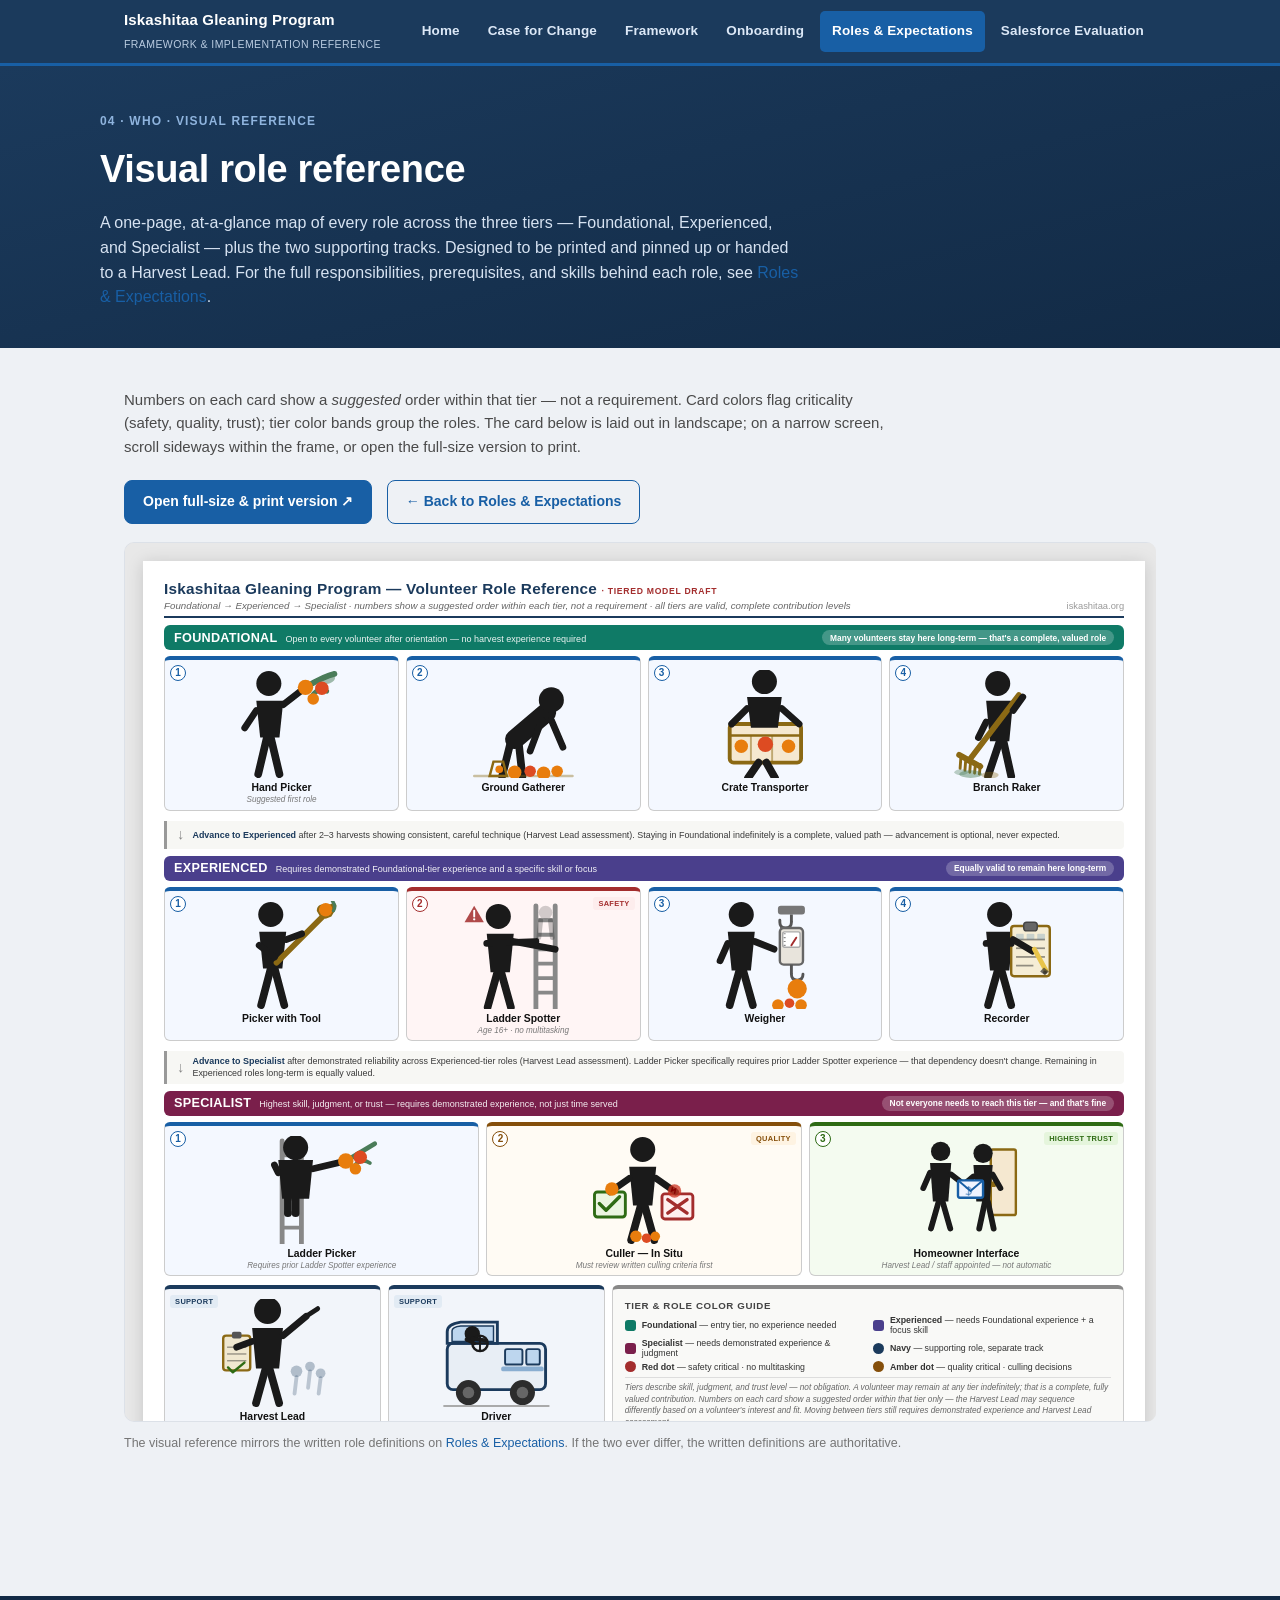
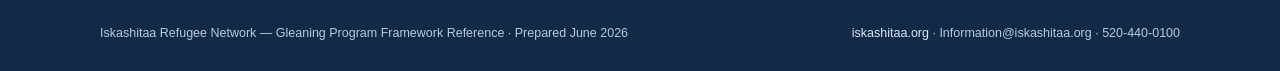
<file: role-reference.html>
<!DOCTYPE html>
<html lang="en">
<head>
<meta charset="UTF-8">
<meta name="viewport" content="width=device-width, initial-scale=1">
<title>Visual Role Reference — Iskashitaa Gleaning Program</title>
<link rel="stylesheet" href="assets/style.css">
</head>
<body>
<a href="#main" class="skip-link">Skip to content</a>

<nav class="site-nav">
  <div class="site-nav-inner">
    <div class="brand"><a href="index.html">Iskashitaa Gleaning Program<br><small>Framework &amp; Implementation Reference</small></a></div>
    <input type="checkbox" id="nav-toggle" class="nav-toggle">
    <label for="nav-toggle" class="nav-toggle-label">&#9776;</label>
    <div class="nav-links">
      <a href="index.html">Home</a>
      <a href="case-for-change.html">Case for Change</a>
      <a href="framework.html">Framework</a>
      <a href="onboarding.html">Onboarding</a>
      <a href="roles.html" class="active">Roles &amp; Expectations</a>
      <a href="salesforce.html">Salesforce Evaluation</a>
    </div>
  </div>
</nav>

<header class="hero">
  <div class="hero-inner">
    <p class="hero-eyebrow">04 · Who · Visual Reference</p>
    <h1>Visual role reference</h1>
    <p class="lede">A one-page, at-a-glance map of every role across the three tiers — Foundational, Experienced, and Specialist — plus the two supporting tracks. Designed to be printed and pinned up or handed to a Harvest Lead. For the full responsibilities, prerequisites, and skills behind each role, see <a href="roles.html">Roles &amp; Expectations</a>.</p>
  </div>
</header>

<main id="main" class="container">

  <section>
    <p class="section-intro">Numbers on each card show a <em>suggested</em> order within that tier — not a requirement. Card colors flag criticality (safety, quality, trust); tier color bands group the roles. The card below is laid out in landscape; on a narrow screen, scroll sideways within the frame, or open the full-size version to print.</p>

    <p style="margin: 0 0 18px;">
      <a class="btn" href="role-reference-card.html" target="_blank" rel="noopener">Open full-size &amp; print version &#8599;</a>
      <a class="btn btn-ghost" href="roles.html">&#8592; Back to Roles &amp; Expectations</a>
    </p>

    <div class="embed-frame-wrap">
      <iframe class="embed-frame" src="role-reference-card.html" title="Iskashitaa Gleaning Program — Tiered Volunteer Role Reference card" loading="lazy"></iframe>
    </div>
    <p class="small">The visual reference mirrors the written role definitions on <a href="roles.html">Roles &amp; Expectations</a>. If the two ever differ, the written definitions are authoritative.</p>
  </section>

</main>

<footer class="site-footer">
  <div class="site-footer-inner">
    <div>Iskashitaa Refugee Network — Gleaning Program Framework Reference · Prepared June 2026</div>
    <div><a href="https://iskashitaa.org">iskashitaa.org</a> · Information@iskashitaa.org · 520-440-0100</div>
  </div>
</footer>

</body>
</html>
</file>
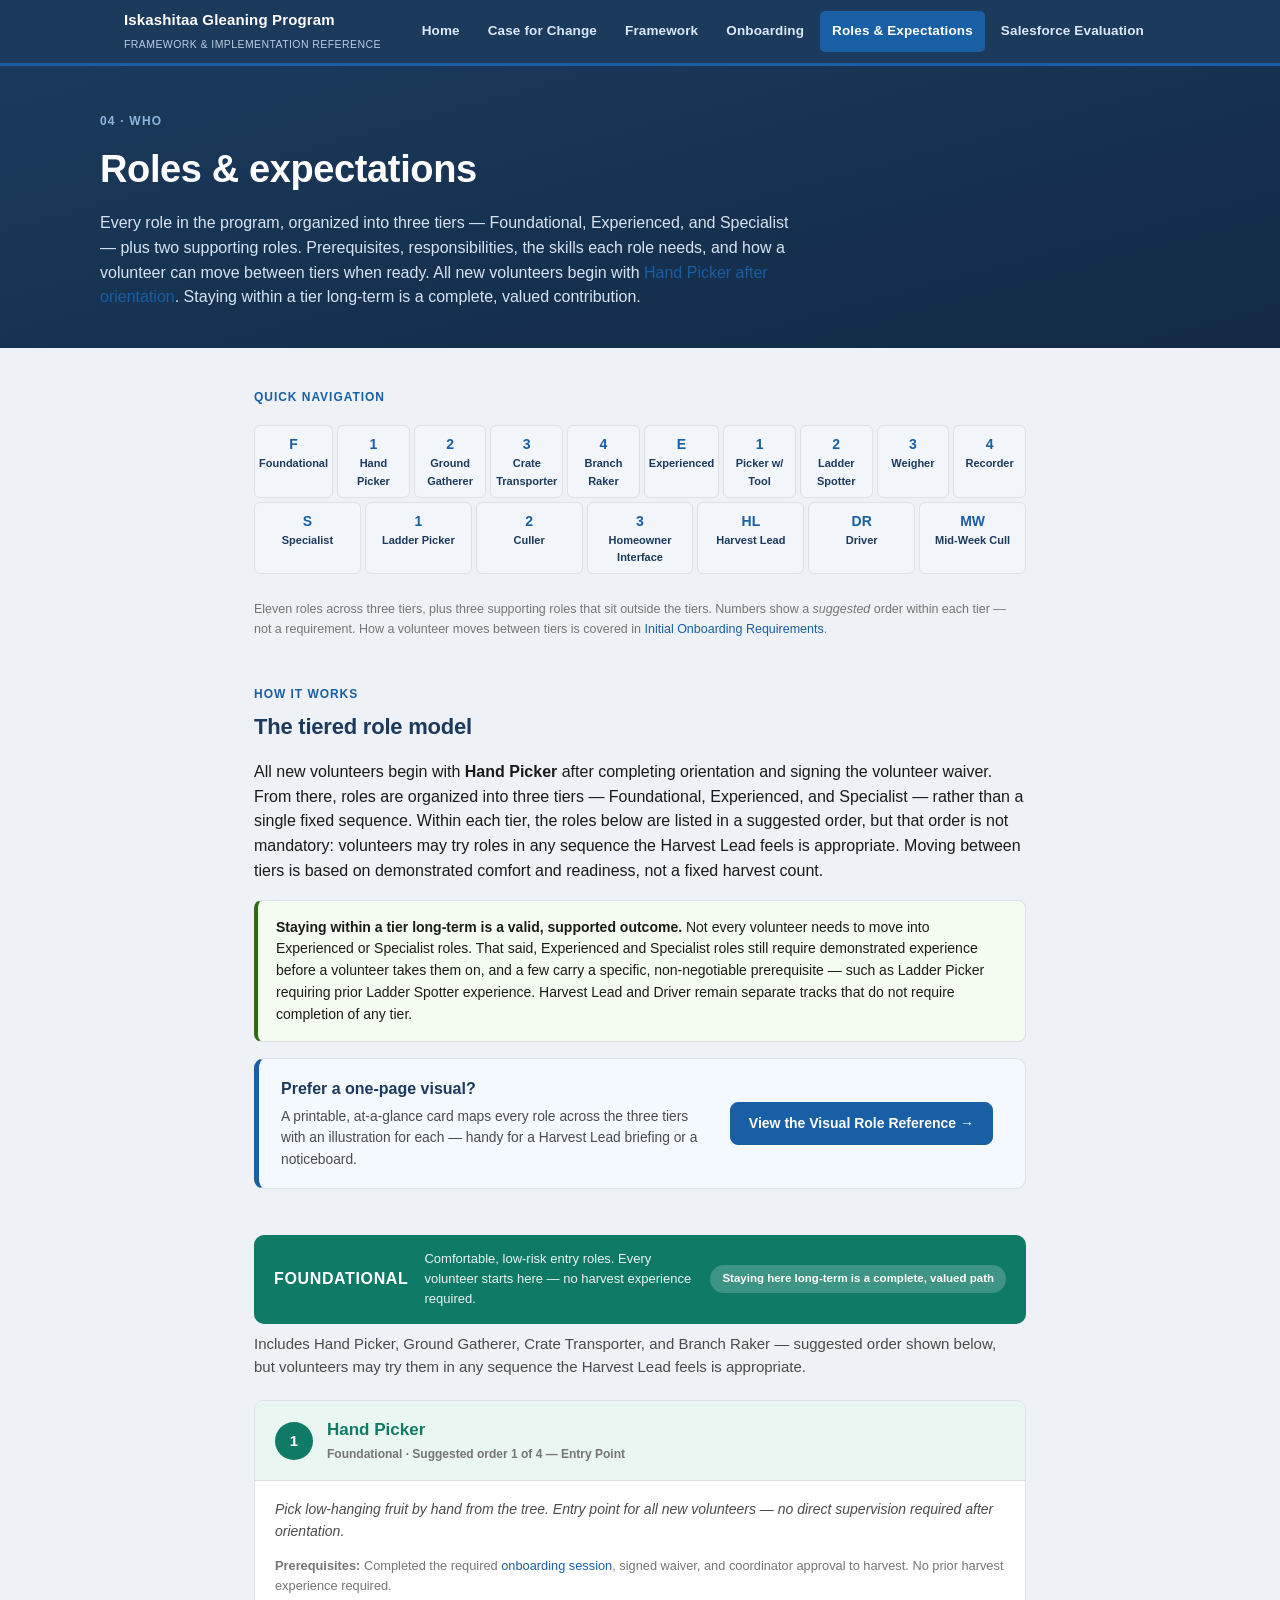
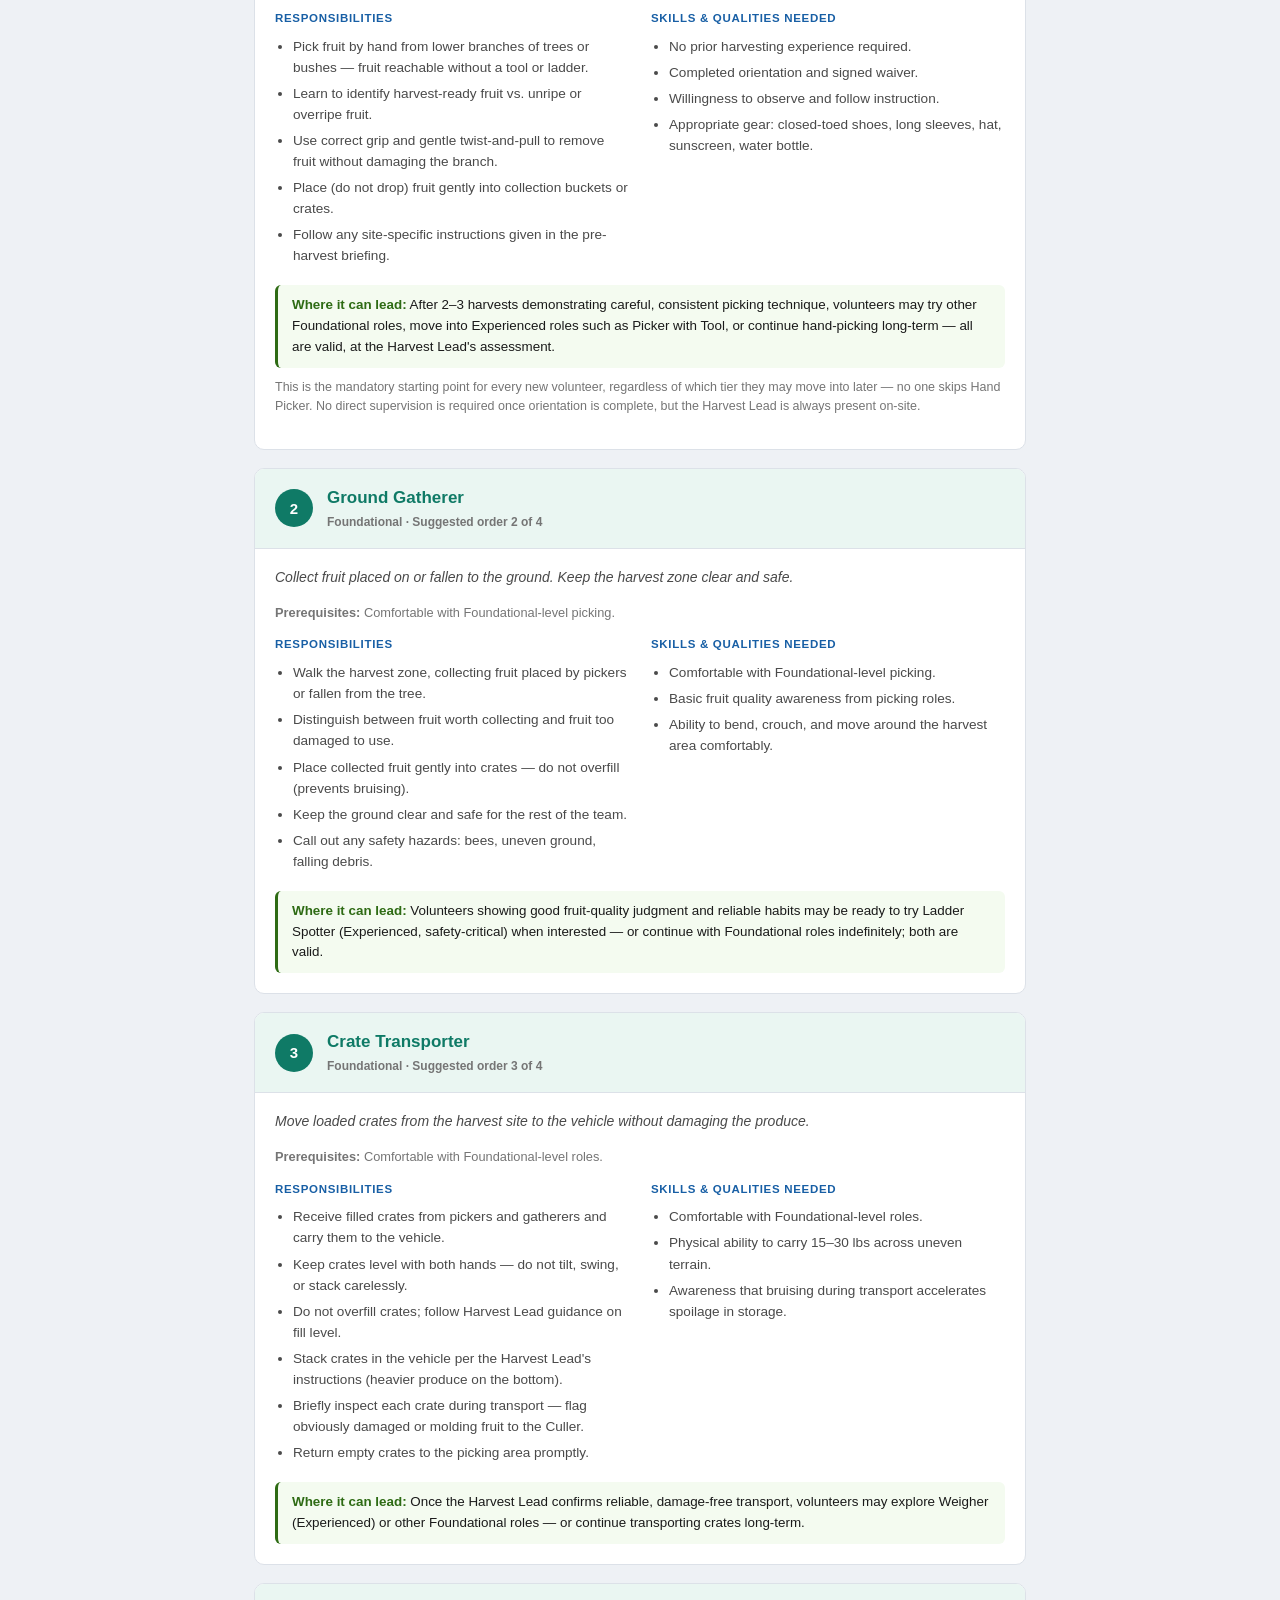
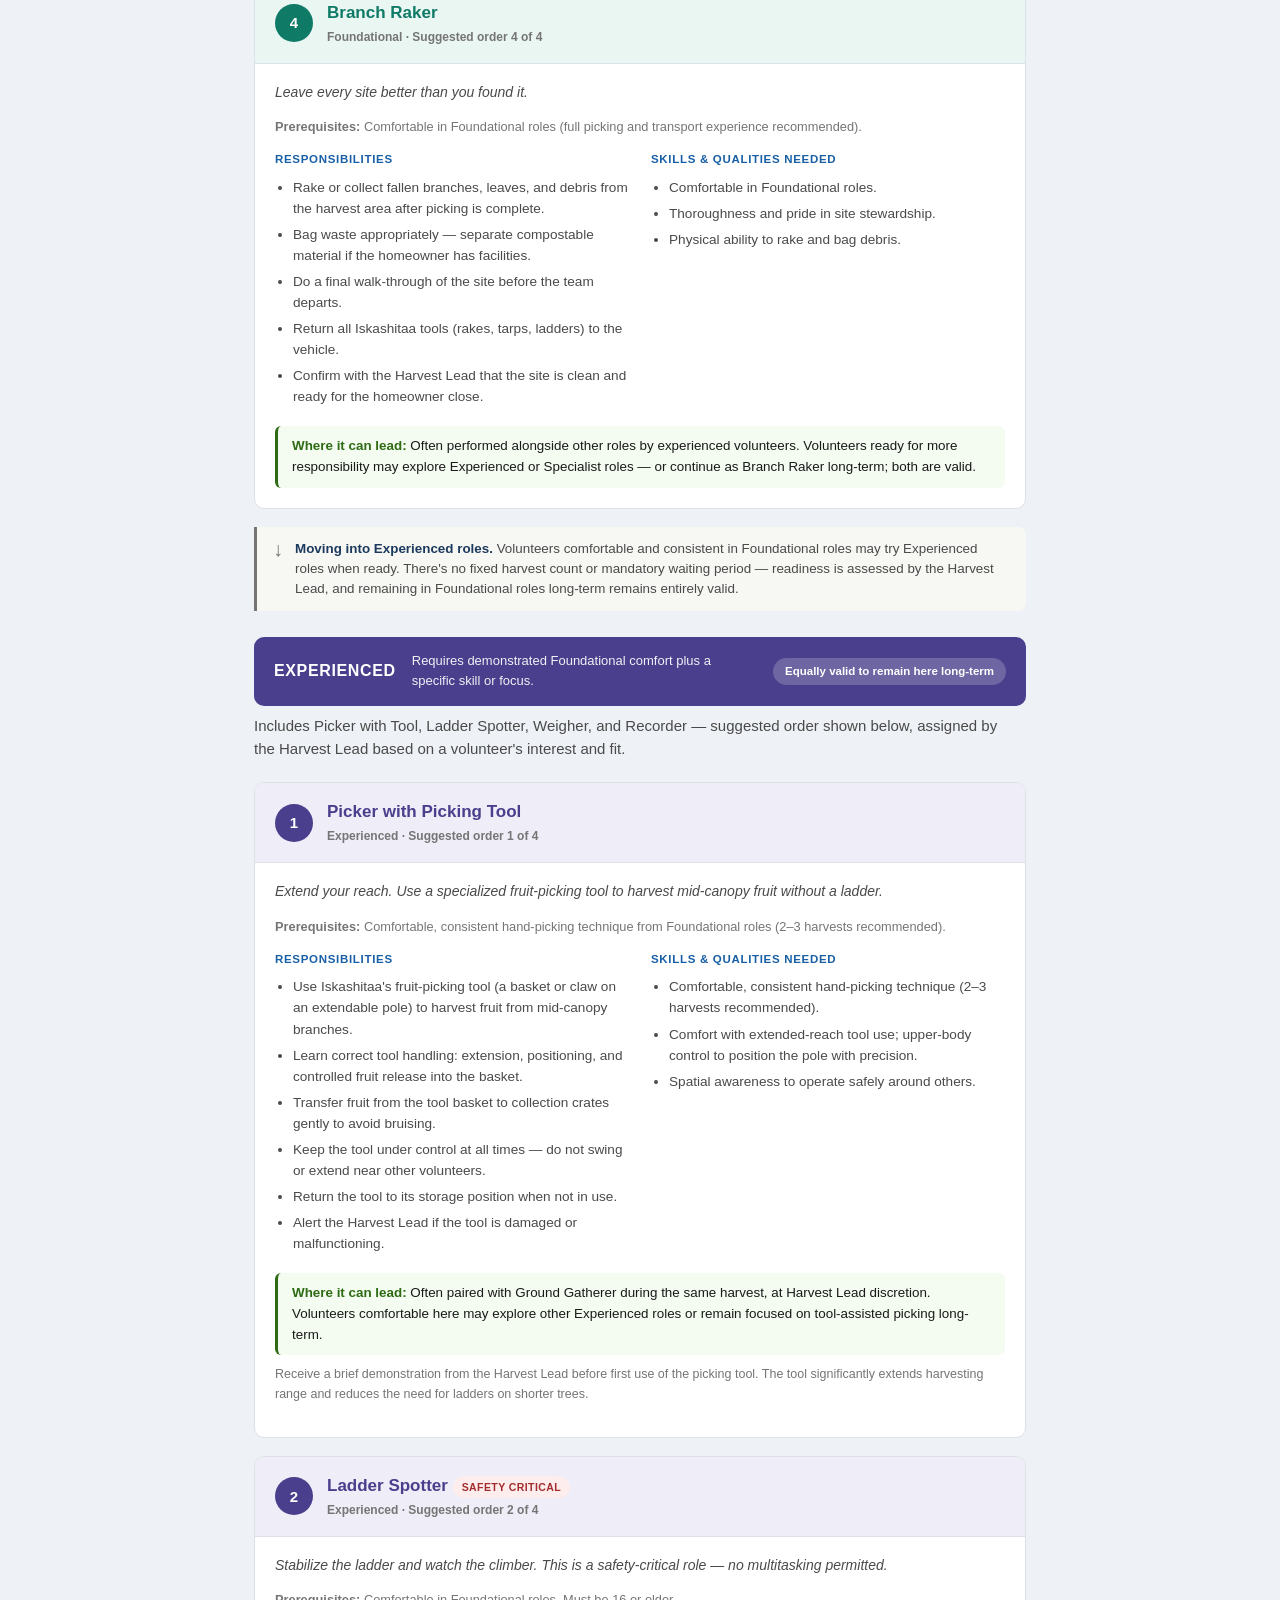
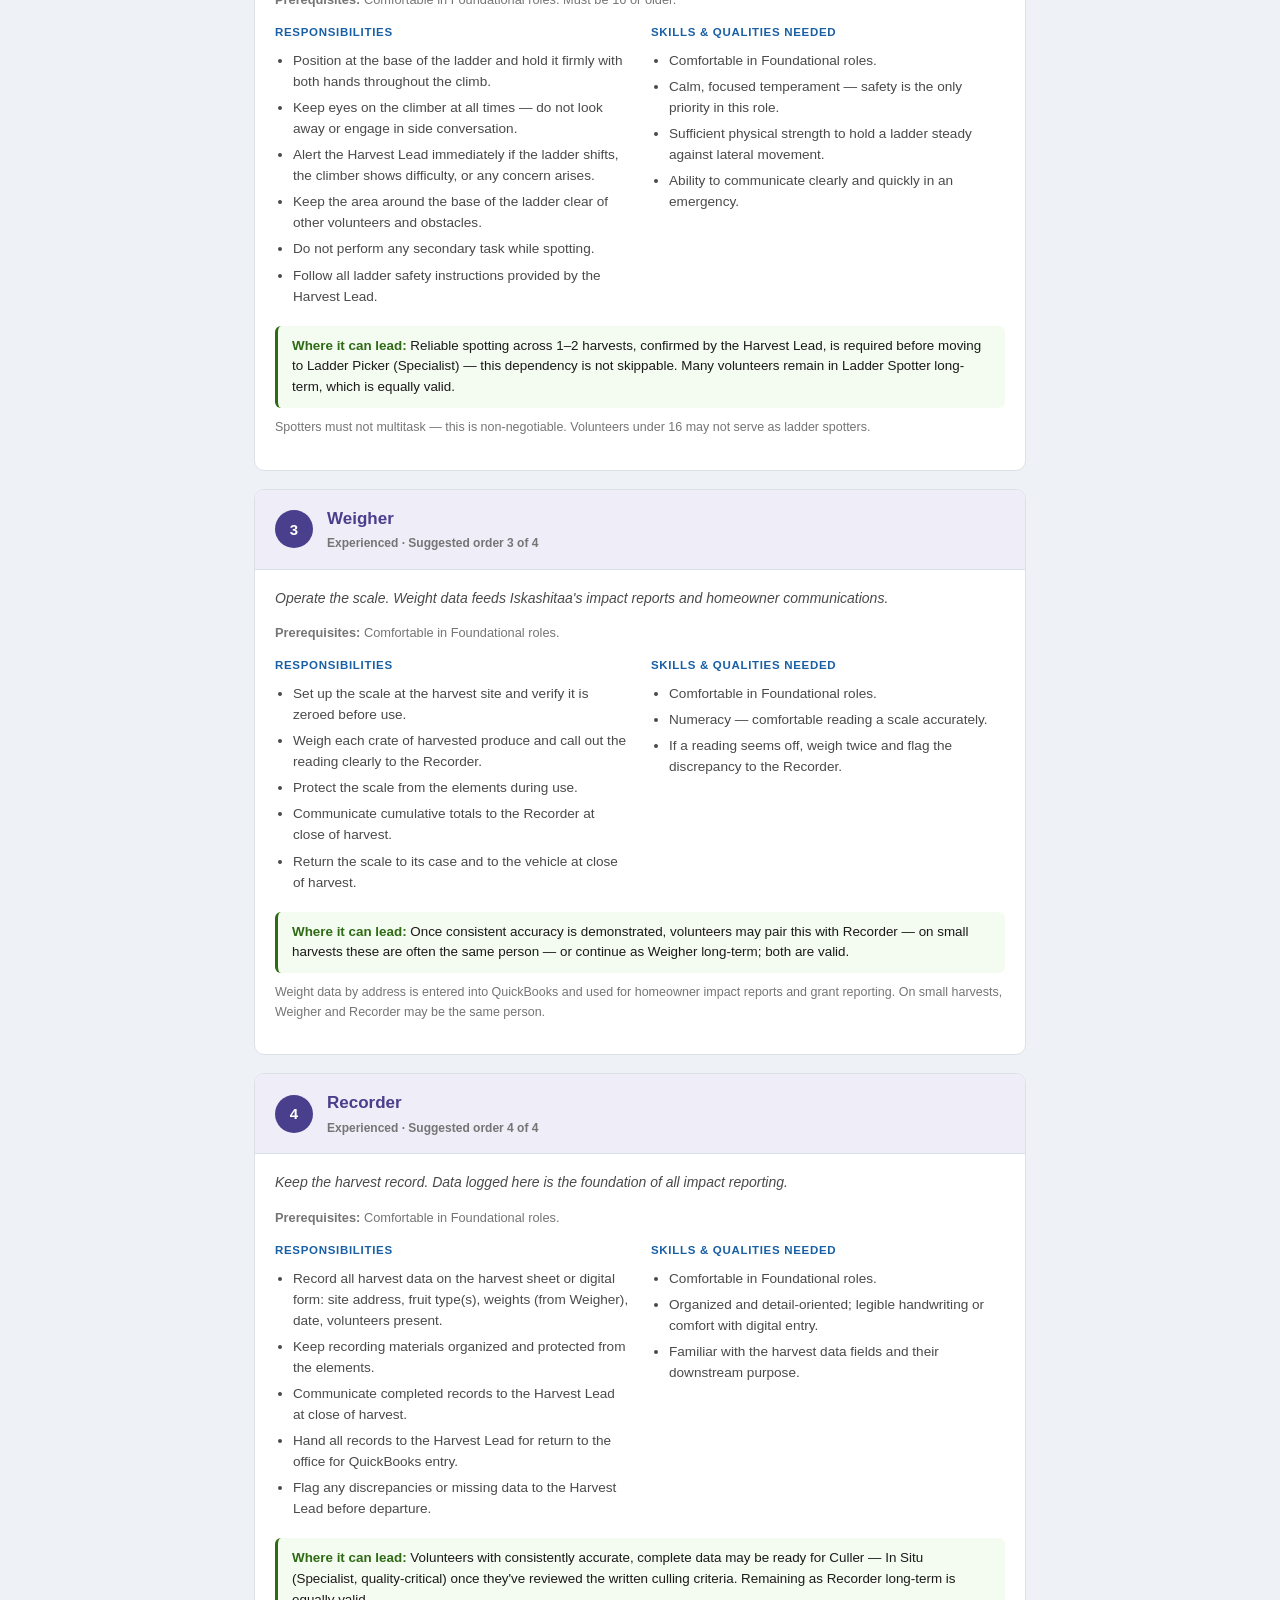
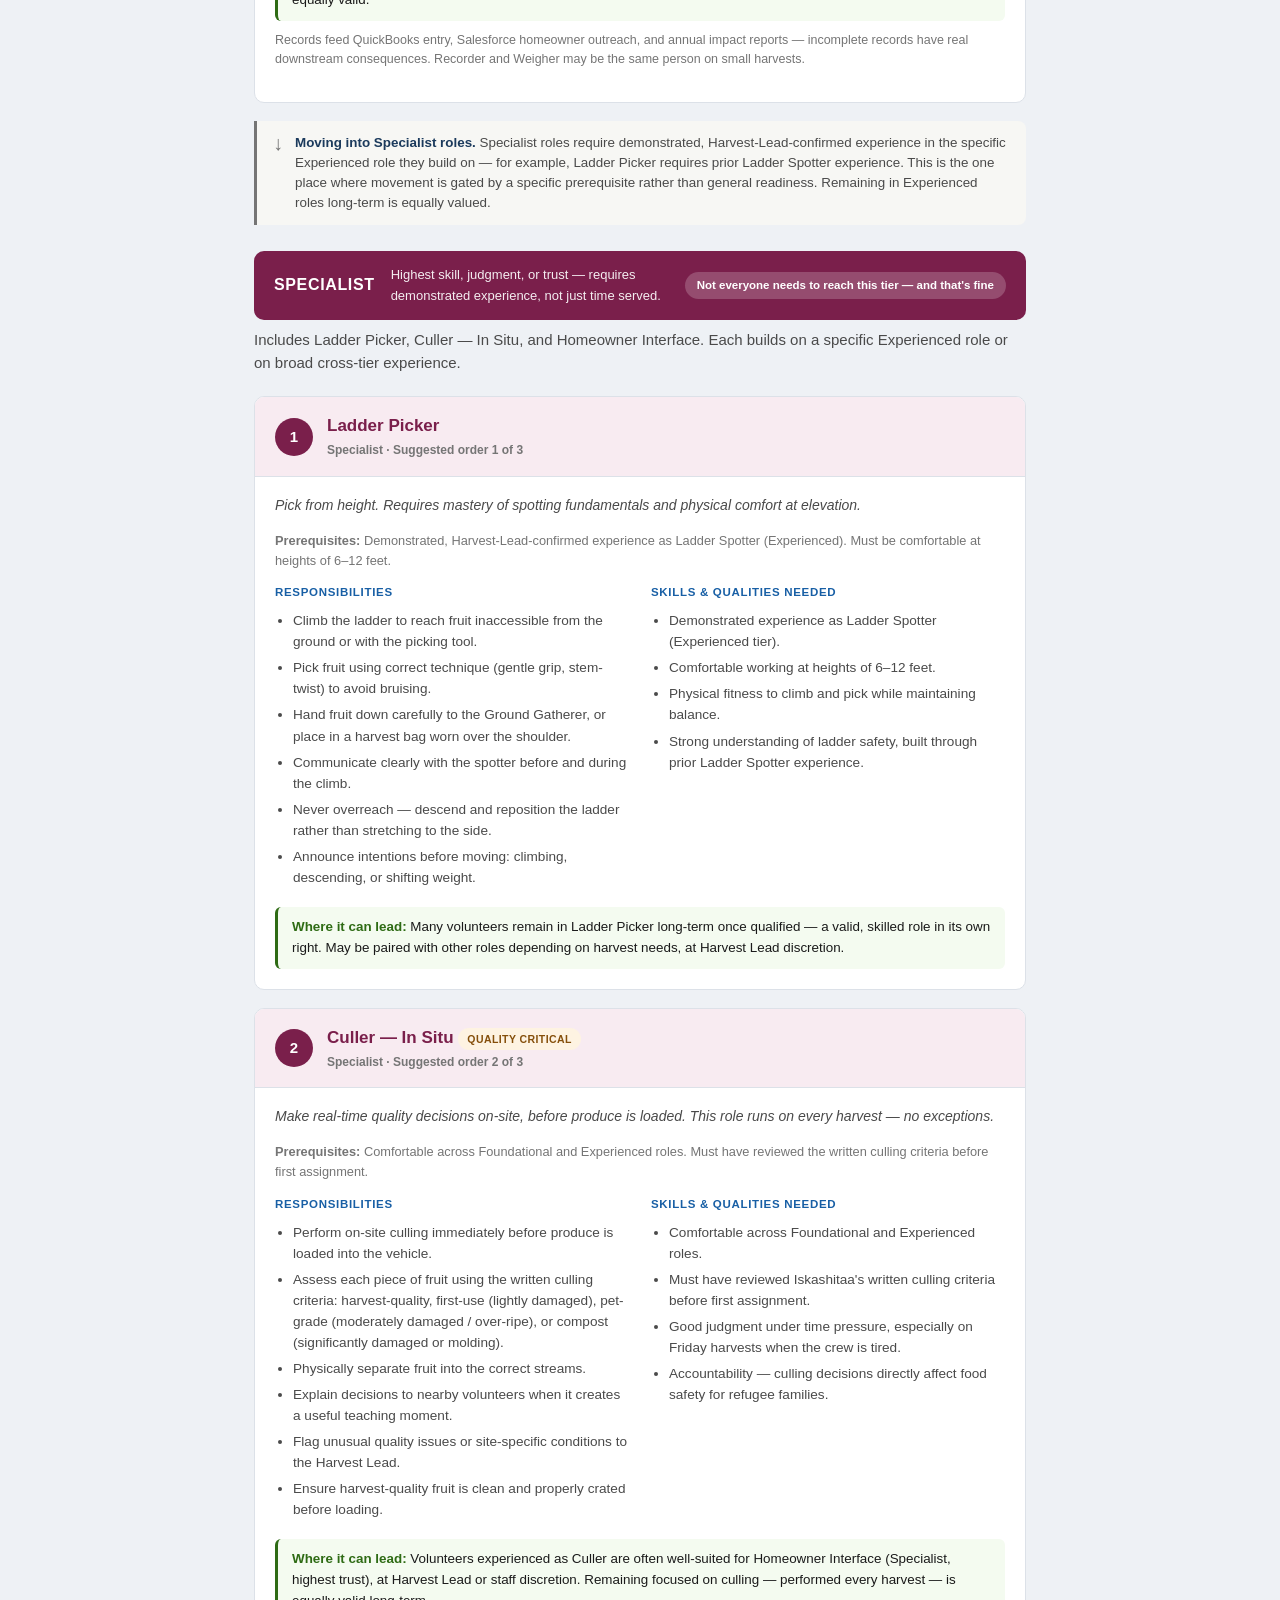
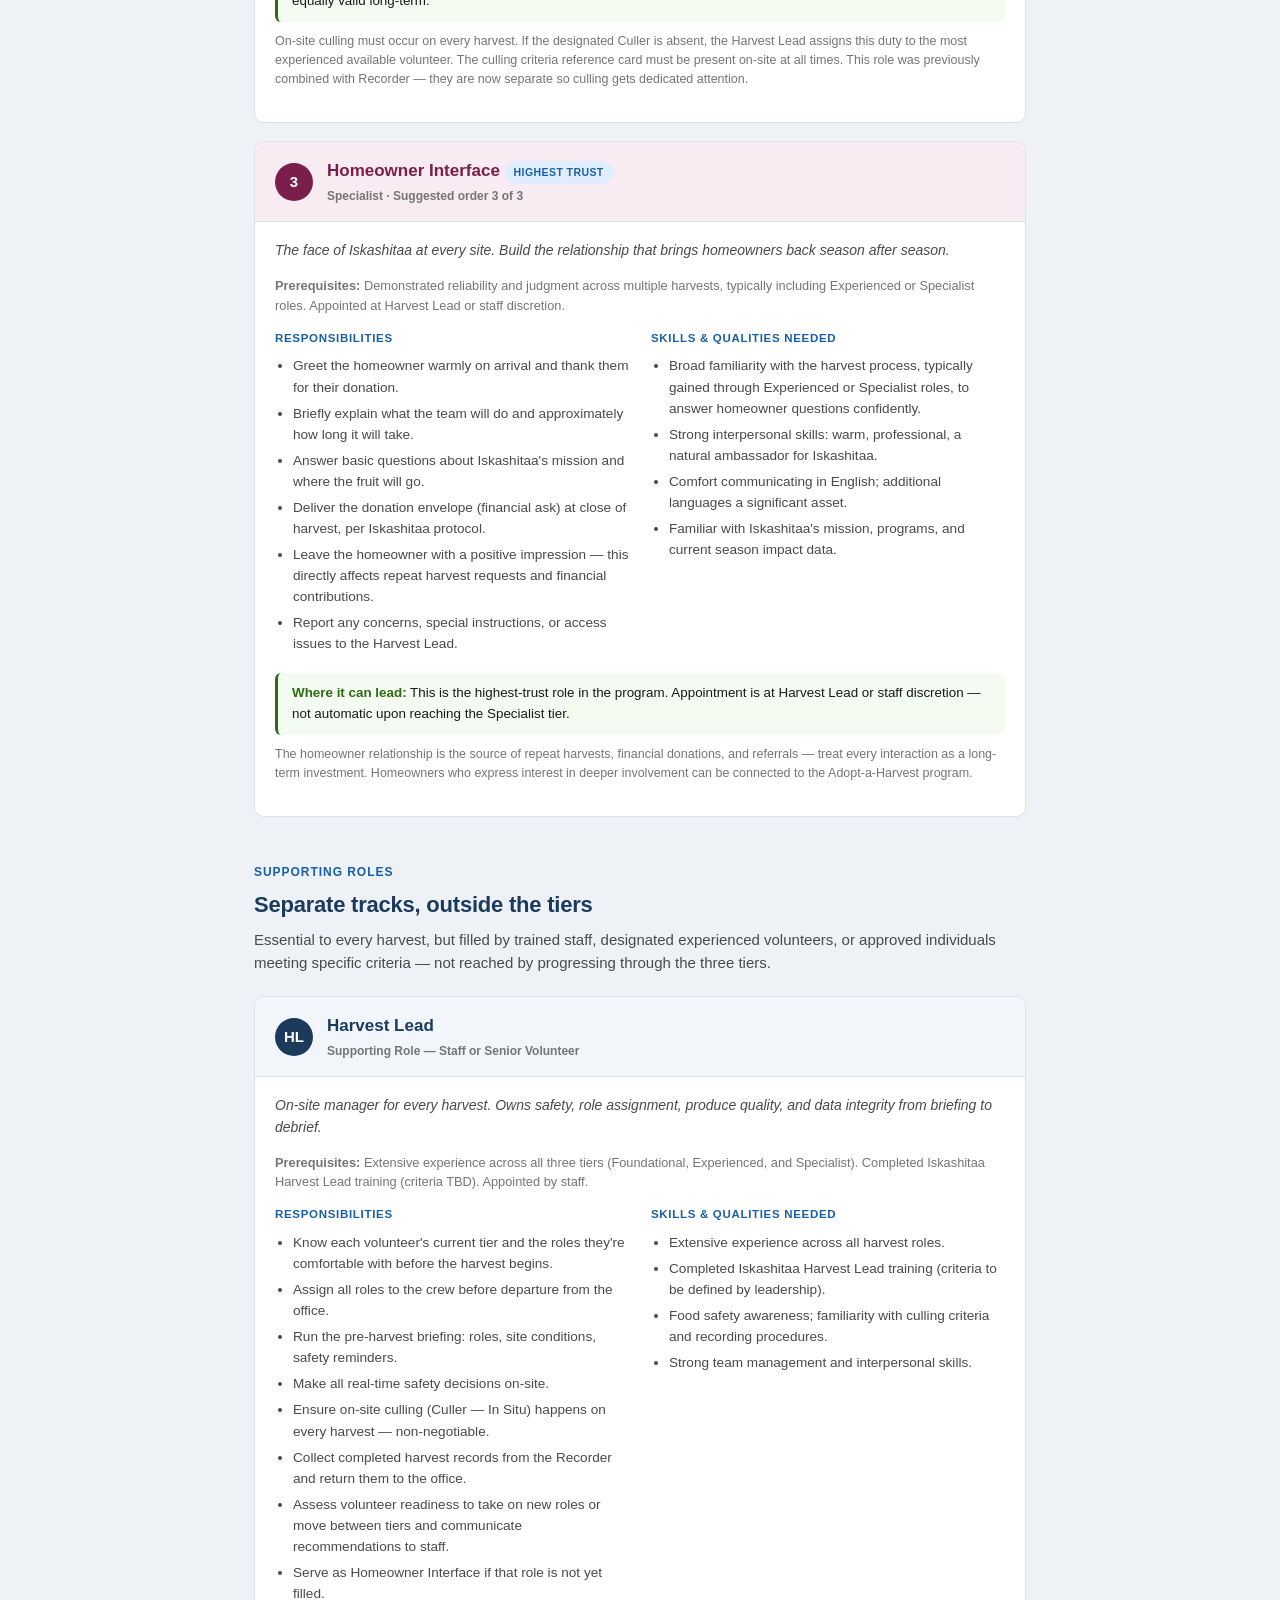
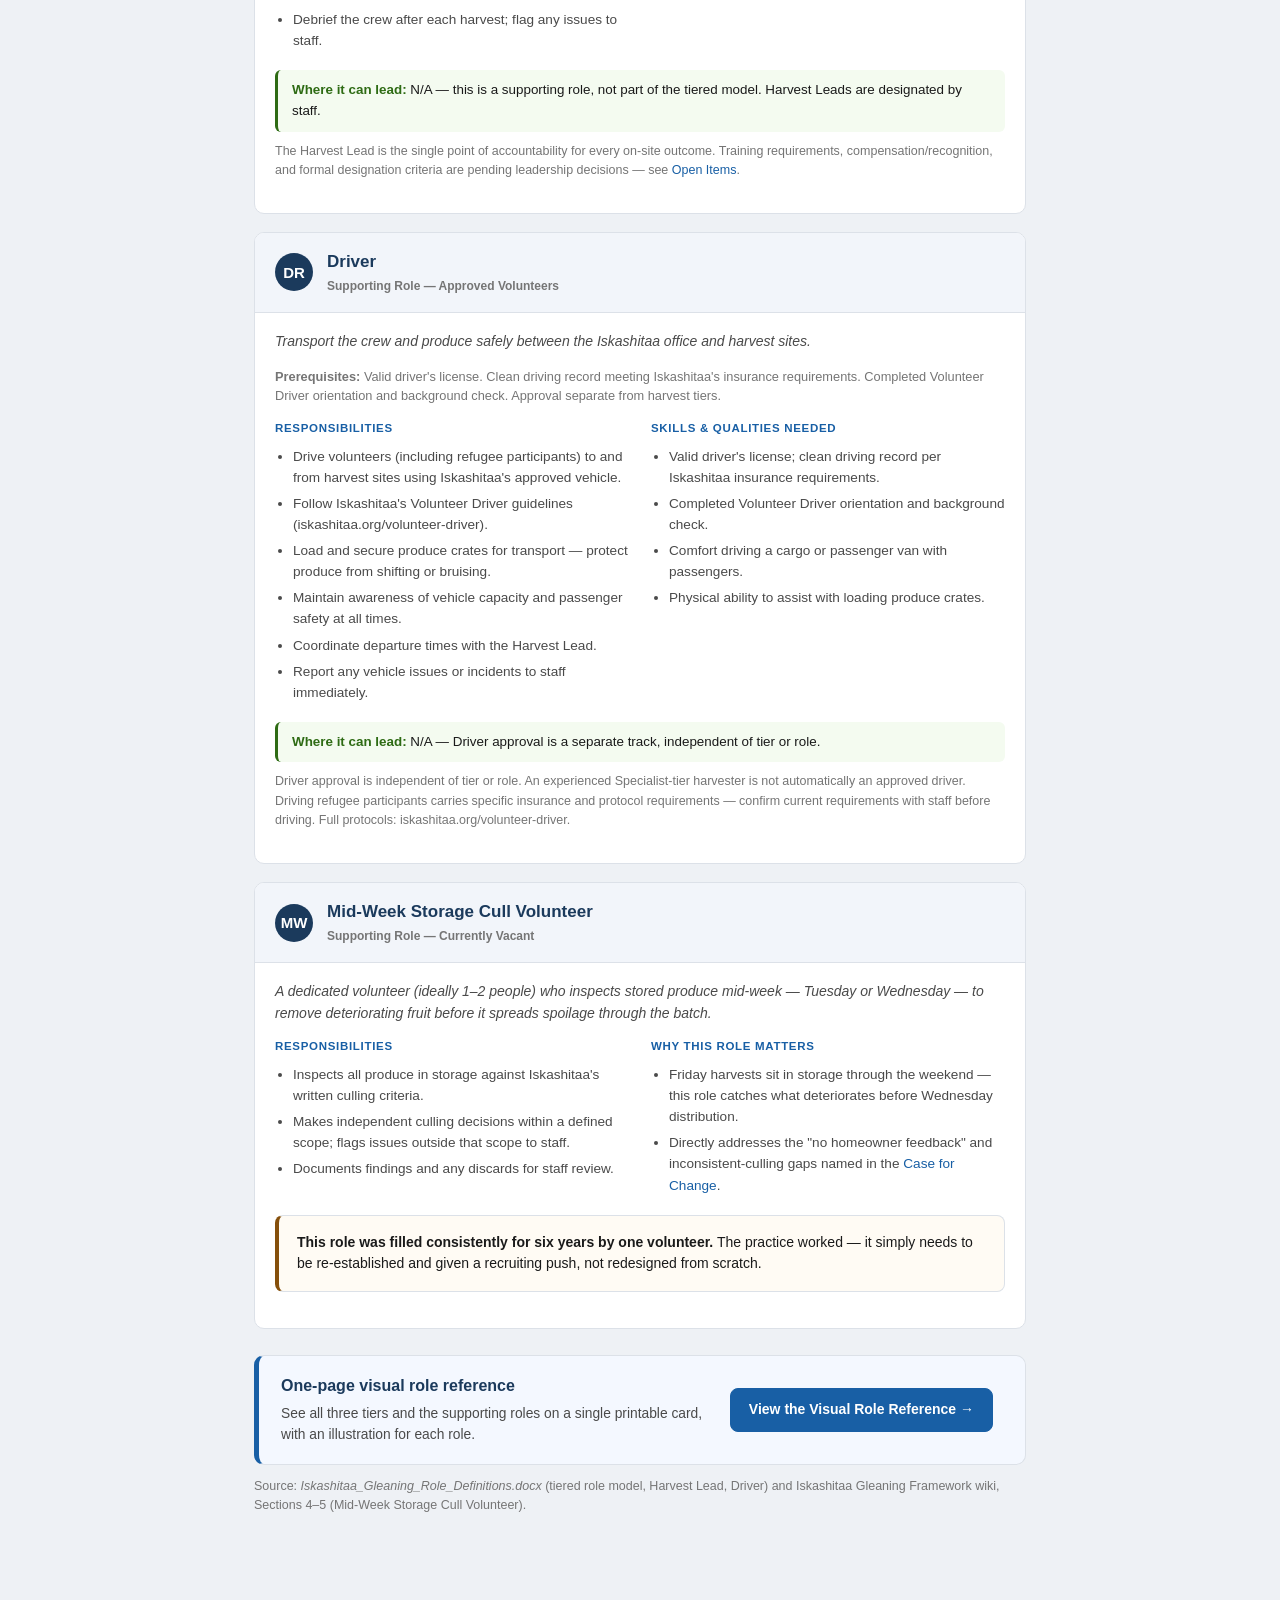
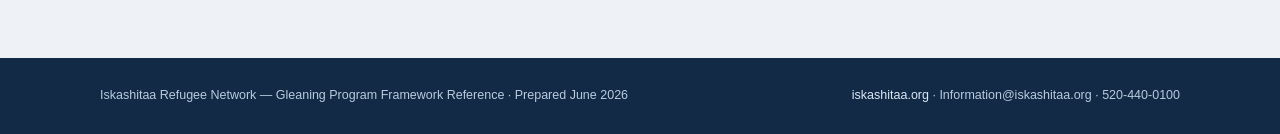
<file: roles.html>
<!DOCTYPE html>
<html lang="en">
<head>
<meta charset="UTF-8">
<meta name="viewport" content="width=device-width, initial-scale=1">
<title>Roles &amp; Expectations — Iskashitaa Gleaning Program</title>
<link rel="stylesheet" href="assets/style.css">
</head>
<body>
<a href="#main" class="skip-link">Skip to content</a>

<nav class="site-nav">
  <div class="site-nav-inner">
    <div class="brand"><a href="index.html">Iskashitaa Gleaning Program<br><small>Framework &amp; Implementation Reference</small></a></div>
    <input type="checkbox" id="nav-toggle" class="nav-toggle">
    <label for="nav-toggle" class="nav-toggle-label">&#9776;</label>
    <div class="nav-links">
      <a href="index.html">Home</a>
      <a href="case-for-change.html">Case for Change</a>
      <a href="framework.html">Framework</a>
      <a href="onboarding.html">Onboarding</a>
      <a href="roles.html" class="active">Roles &amp; Expectations</a>
      <a href="salesforce.html">Salesforce Evaluation</a>
    </div>
  </div>
</nav>

<header class="hero">
  <div class="hero-inner">
    <p class="hero-eyebrow">04 · Who</p>
    <h1>Roles &amp; expectations</h1>
    <p class="lede">Every role in the program, organized into three tiers — Foundational, Experienced, and Specialist — plus two supporting roles. Prerequisites, responsibilities, the skills each role needs, and how a volunteer can move between tiers when ready. All new volunteers begin with <a href="onboarding.html">Hand Picker after orientation</a>. Staying within a tier long-term is a complete, valued contribution.</p>
  </div>
</header>

<main id="main" class="container narrow">

  <section>
    <p class="section-kicker">Quick Navigation</p>
    <div class="rail">
      <a href="#foundational"><span class="n">F</span>Foundational</a>
      <a href="#hand-picker"><span class="n">1</span>Hand Picker</a>
      <a href="#ground-gatherer"><span class="n">2</span>Ground Gatherer</a>
      <a href="#crate-transporter"><span class="n">3</span>Crate Transporter</a>
      <a href="#branch-raker"><span class="n">4</span>Branch Raker</a>
      <a href="#experienced"><span class="n">E</span>Experienced</a>
      <a href="#picker-tool"><span class="n">1</span>Picker w/ Tool</a>
      <a href="#ladder-spotter"><span class="n">2</span>Ladder Spotter</a>
      <a href="#weigher"><span class="n">3</span>Weigher</a>
      <a href="#recorder"><span class="n">4</span>Recorder</a>
      <a href="#specialist"><span class="n">S</span>Specialist</a>
      <a href="#ladder-picker"><span class="n">1</span>Ladder Picker</a>
      <a href="#culler"><span class="n">2</span>Culler</a>
      <a href="#homeowner-interface"><span class="n">3</span>Homeowner Interface</a>
      <a href="#harvest-lead"><span class="n">HL</span>Harvest Lead</a>
      <a href="#driver"><span class="n">DR</span>Driver</a>
      <a href="#mid-week-cull"><span class="n">MW</span>Mid-Week Cull</a>
    </div>
    <p class="small">Eleven roles across three tiers, plus three supporting roles that sit outside the tiers. Numbers show a <em>suggested</em> order within each tier — not a requirement. How a volunteer moves between tiers is covered in <a href="onboarding.html">Initial Onboarding Requirements</a>.</p>
  </section>

  <section>
    <p class="section-kicker">How It Works</p>
    <h2 class="section-title">The tiered role model</h2>
    <p>All new volunteers begin with <strong>Hand Picker</strong> after completing orientation and signing the volunteer waiver. From there, roles are organized into three tiers — Foundational, Experienced, and Specialist — rather than a single fixed sequence. Within each tier, the roles below are listed in a suggested order, but that order is not mandatory: volunteers may try roles in any sequence the Harvest Lead feels is appropriate. Moving between tiers is based on demonstrated comfort and readiness, not a fixed harvest count.</p>
    <div class="callout c-green">
      <p><strong>Staying within a tier long-term is a valid, supported outcome.</strong> Not every volunteer needs to move into Experienced or Specialist roles. That said, Experienced and Specialist roles still require demonstrated experience before a volunteer takes them on, and a few carry a specific, non-negotiable prerequisite — such as Ladder Picker requiring prior Ladder Spotter experience. Harvest Lead and Driver remain separate tracks that do not require completion of any tier.</p>
    </div>

    <div class="ref-callout">
      <div class="ref-text">
        <h3>Prefer a one-page visual?</h3>
        <p>A printable, at-a-glance card maps every role across the three tiers with an illustration for each — handy for a Harvest Lead briefing or a noticeboard.</p>
      </div>
      <a class="btn" href="role-reference.html">View the Visual Role Reference &#8594;</a>
    </div>
  </section>

  <!-- ════════════════ FOUNDATIONAL TIER ════════════════ -->
  <section id="foundational">
    <div class="tier-header tier-foundational">
      <span class="tier-name">Foundational</span>
      <span class="tier-tagline">Comfortable, low-risk entry roles. Every volunteer starts here — no harvest experience required.</span>
      <span class="tier-stay">Staying here long-term is a complete, valued path</span>
    </div>
    <p class="section-intro">Includes Hand Picker, Ground Gatherer, Crate Transporter, and Branch Raker — suggested order shown below, but volunteers may try them in any sequence the Harvest Lead feels is appropriate.</p>

    <div class="role-card in-tier tier-foundational" id="hand-picker">
      <div class="role-head">
        <div class="role-step">1</div>
        <div><h3>Hand Picker</h3><div class="role-type">Foundational · Suggested order 1 of 4 — Entry Point</div></div>
      </div>
      <div class="role-body">
        <p class="role-tagline">Pick low-hanging fruit by hand from the tree. Entry point for all new volunteers — no direct supervision required after orientation.</p>
        <p class="role-prereq"><strong>Prerequisites:</strong> Completed the required <a href="onboarding.html">onboarding session</a>, signed waiver, and coordinator approval to harvest. No prior harvest experience required.</p>
        <div class="role-cols">
          <div><h5>Responsibilities</h5><ul>
            <li>Pick fruit by hand from lower branches of trees or bushes — fruit reachable without a tool or ladder.</li>
            <li>Learn to identify harvest-ready fruit vs. unripe or overripe fruit.</li>
            <li>Use correct grip and gentle twist-and-pull to remove fruit without damaging the branch.</li>
            <li>Place (do not drop) fruit gently into collection buckets or crates.</li>
            <li>Follow any site-specific instructions given in the pre-harvest briefing.</li>
          </ul></div>
          <div><h5>Skills &amp; Qualities Needed</h5><ul>
            <li>No prior harvesting experience required.</li>
            <li>Completed orientation and signed waiver.</li>
            <li>Willingness to observe and follow instruction.</li>
            <li>Appropriate gear: closed-toed shoes, long sleeves, hat, sunscreen, water bottle.</li>
          </ul></div>
        </div>
        <div class="role-advance"><strong>Where it can lead:</strong> After 2–3 harvests demonstrating careful, consistent picking technique, volunteers may try other Foundational roles, move into Experienced roles such as Picker with Tool, or continue hand-picking long-term — all are valid, at the Harvest Lead's assessment.</div>
        <p class="small" style="margin-top:10px;">This is the mandatory starting point for every new volunteer, regardless of which tier they may move into later — no one skips Hand Picker. No direct supervision is required once orientation is complete, but the Harvest Lead is always present on-site.</p>
      </div>
    </div>

    <div class="role-card in-tier tier-foundational" id="ground-gatherer">
      <div class="role-head">
        <div class="role-step">2</div>
        <div><h3>Ground Gatherer</h3><div class="role-type">Foundational · Suggested order 2 of 4</div></div>
      </div>
      <div class="role-body">
        <p class="role-tagline">Collect fruit placed on or fallen to the ground. Keep the harvest zone clear and safe.</p>
        <p class="role-prereq"><strong>Prerequisites:</strong> Comfortable with Foundational-level picking.</p>
        <div class="role-cols">
          <div><h5>Responsibilities</h5><ul>
            <li>Walk the harvest zone, collecting fruit placed by pickers or fallen from the tree.</li>
            <li>Distinguish between fruit worth collecting and fruit too damaged to use.</li>
            <li>Place collected fruit gently into crates — do not overfill (prevents bruising).</li>
            <li>Keep the ground clear and safe for the rest of the team.</li>
            <li>Call out any safety hazards: bees, uneven ground, falling debris.</li>
          </ul></div>
          <div><h5>Skills &amp; Qualities Needed</h5><ul>
            <li>Comfortable with Foundational-level picking.</li>
            <li>Basic fruit quality awareness from picking roles.</li>
            <li>Ability to bend, crouch, and move around the harvest area comfortably.</li>
          </ul></div>
        </div>
        <div class="role-advance"><strong>Where it can lead:</strong> Volunteers showing good fruit-quality judgment and reliable habits may be ready to try Ladder Spotter (Experienced, safety-critical) when interested — or continue with Foundational roles indefinitely; both are valid.</div>
      </div>
    </div>

    <div class="role-card in-tier tier-foundational" id="crate-transporter">
      <div class="role-head">
        <div class="role-step">3</div>
        <div><h3>Crate Transporter</h3><div class="role-type">Foundational · Suggested order 3 of 4</div></div>
      </div>
      <div class="role-body">
        <p class="role-tagline">Move loaded crates from the harvest site to the vehicle without damaging the produce.</p>
        <p class="role-prereq"><strong>Prerequisites:</strong> Comfortable with Foundational-level roles.</p>
        <div class="role-cols">
          <div><h5>Responsibilities</h5><ul>
            <li>Receive filled crates from pickers and gatherers and carry them to the vehicle.</li>
            <li>Keep crates level with both hands — do not tilt, swing, or stack carelessly.</li>
            <li>Do not overfill crates; follow Harvest Lead guidance on fill level.</li>
            <li>Stack crates in the vehicle per the Harvest Lead's instructions (heavier produce on the bottom).</li>
            <li>Briefly inspect each crate during transport — flag obviously damaged or molding fruit to the Culler.</li>
            <li>Return empty crates to the picking area promptly.</li>
          </ul></div>
          <div><h5>Skills &amp; Qualities Needed</h5><ul>
            <li>Comfortable with Foundational-level roles.</li>
            <li>Physical ability to carry 15–30 lbs across uneven terrain.</li>
            <li>Awareness that bruising during transport accelerates spoilage in storage.</li>
          </ul></div>
        </div>
        <div class="role-advance"><strong>Where it can lead:</strong> Once the Harvest Lead confirms reliable, damage-free transport, volunteers may explore Weigher (Experienced) or other Foundational roles — or continue transporting crates long-term.</div>
      </div>
    </div>

    <div class="role-card in-tier tier-foundational" id="branch-raker">
      <div class="role-head">
        <div class="role-step">4</div>
        <div><h3>Branch Raker</h3><div class="role-type">Foundational · Suggested order 4 of 4</div></div>
      </div>
      <div class="role-body">
        <p class="role-tagline">Leave every site better than you found it.</p>
        <p class="role-prereq"><strong>Prerequisites:</strong> Comfortable in Foundational roles (full picking and transport experience recommended).</p>
        <div class="role-cols">
          <div><h5>Responsibilities</h5><ul>
            <li>Rake or collect fallen branches, leaves, and debris from the harvest area after picking is complete.</li>
            <li>Bag waste appropriately — separate compostable material if the homeowner has facilities.</li>
            <li>Do a final walk-through of the site before the team departs.</li>
            <li>Return all Iskashitaa tools (rakes, tarps, ladders) to the vehicle.</li>
            <li>Confirm with the Harvest Lead that the site is clean and ready for the homeowner close.</li>
          </ul></div>
          <div><h5>Skills &amp; Qualities Needed</h5><ul>
            <li>Comfortable in Foundational roles.</li>
            <li>Thoroughness and pride in site stewardship.</li>
            <li>Physical ability to rake and bag debris.</li>
          </ul></div>
        </div>
        <div class="role-advance"><strong>Where it can lead:</strong> Often performed alongside other roles by experienced volunteers. Volunteers ready for more responsibility may explore Experienced or Specialist roles — or continue as Branch Raker long-term; both are valid.</div>
      </div>
    </div>
  </section>

  <div class="advance-banner">
    <span class="arrow">↓</span>
    <span><strong>Moving into Experienced roles.</strong> Volunteers comfortable and consistent in Foundational roles may try Experienced roles when ready. There's no fixed harvest count or mandatory waiting period — readiness is assessed by the Harvest Lead, and remaining in Foundational roles long-term remains entirely valid.</span>
  </div>

  <!-- ════════════════ EXPERIENCED TIER ════════════════ -->
  <section id="experienced">
    <div class="tier-header tier-experienced">
      <span class="tier-name">Experienced</span>
      <span class="tier-tagline">Requires demonstrated Foundational comfort plus a specific skill or focus.</span>
      <span class="tier-stay">Equally valid to remain here long-term</span>
    </div>
    <p class="section-intro">Includes Picker with Tool, Ladder Spotter, Weigher, and Recorder — suggested order shown below, assigned by the Harvest Lead based on a volunteer's interest and fit.</p>

    <div class="role-card in-tier tier-experienced" id="picker-tool">
      <div class="role-head">
        <div class="role-step">1</div>
        <div><h3>Picker with Picking Tool</h3><div class="role-type">Experienced · Suggested order 1 of 4</div></div>
      </div>
      <div class="role-body">
        <p class="role-tagline">Extend your reach. Use a specialized fruit-picking tool to harvest mid-canopy fruit without a ladder.</p>
        <p class="role-prereq"><strong>Prerequisites:</strong> Comfortable, consistent hand-picking technique from Foundational roles (2–3 harvests recommended).</p>
        <div class="role-cols">
          <div><h5>Responsibilities</h5><ul>
            <li>Use Iskashitaa's fruit-picking tool (a basket or claw on an extendable pole) to harvest fruit from mid-canopy branches.</li>
            <li>Learn correct tool handling: extension, positioning, and controlled fruit release into the basket.</li>
            <li>Transfer fruit from the tool basket to collection crates gently to avoid bruising.</li>
            <li>Keep the tool under control at all times — do not swing or extend near other volunteers.</li>
            <li>Return the tool to its storage position when not in use.</li>
            <li>Alert the Harvest Lead if the tool is damaged or malfunctioning.</li>
          </ul></div>
          <div><h5>Skills &amp; Qualities Needed</h5><ul>
            <li>Comfortable, consistent hand-picking technique (2–3 harvests recommended).</li>
            <li>Comfort with extended-reach tool use; upper-body control to position the pole with precision.</li>
            <li>Spatial awareness to operate safely around others.</li>
          </ul></div>
        </div>
        <div class="role-advance"><strong>Where it can lead:</strong> Often paired with Ground Gatherer during the same harvest, at Harvest Lead discretion. Volunteers comfortable here may explore other Experienced roles or remain focused on tool-assisted picking long-term.</div>
        <p class="small" style="margin-top:10px;">Receive a brief demonstration from the Harvest Lead before first use of the picking tool. The tool significantly extends harvesting range and reduces the need for ladders on shorter trees.</p>
      </div>
    </div>

    <div class="role-card in-tier tier-experienced" id="ladder-spotter">
      <div class="role-head">
        <div class="role-step">2</div>
        <div><h3>Ladder Spotter <span class="badge badge-red">Safety Critical</span></h3><div class="role-type">Experienced · Suggested order 2 of 4</div></div>
      </div>
      <div class="role-body">
        <p class="role-tagline">Stabilize the ladder and watch the climber. This is a safety-critical role — no multitasking permitted.</p>
        <p class="role-prereq"><strong>Prerequisites:</strong> Comfortable in Foundational roles. Must be 16 or older.</p>
        <div class="role-cols">
          <div><h5>Responsibilities</h5><ul>
            <li>Position at the base of the ladder and hold it firmly with both hands throughout the climb.</li>
            <li>Keep eyes on the climber at all times — do not look away or engage in side conversation.</li>
            <li>Alert the Harvest Lead immediately if the ladder shifts, the climber shows difficulty, or any concern arises.</li>
            <li>Keep the area around the base of the ladder clear of other volunteers and obstacles.</li>
            <li>Do not perform any secondary task while spotting.</li>
            <li>Follow all ladder safety instructions provided by the Harvest Lead.</li>
          </ul></div>
          <div><h5>Skills &amp; Qualities Needed</h5><ul>
            <li>Comfortable in Foundational roles.</li>
            <li>Calm, focused temperament — safety is the only priority in this role.</li>
            <li>Sufficient physical strength to hold a ladder steady against lateral movement.</li>
            <li>Ability to communicate clearly and quickly in an emergency.</li>
          </ul></div>
        </div>
        <div class="role-advance"><strong>Where it can lead:</strong> Reliable spotting across 1–2 harvests, confirmed by the Harvest Lead, is required before moving to Ladder Picker (Specialist) — this dependency is not skippable. Many volunteers remain in Ladder Spotter long-term, which is equally valid.</div>
        <p class="small" style="margin-top:10px;">Spotters must not multitask — this is non-negotiable. Volunteers under 16 may not serve as ladder spotters.</p>
      </div>
    </div>

    <div class="role-card in-tier tier-experienced" id="weigher">
      <div class="role-head">
        <div class="role-step">3</div>
        <div><h3>Weigher</h3><div class="role-type">Experienced · Suggested order 3 of 4</div></div>
      </div>
      <div class="role-body">
        <p class="role-tagline">Operate the scale. Weight data feeds Iskashitaa's impact reports and homeowner communications.</p>
        <p class="role-prereq"><strong>Prerequisites:</strong> Comfortable in Foundational roles.</p>
        <div class="role-cols">
          <div><h5>Responsibilities</h5><ul>
            <li>Set up the scale at the harvest site and verify it is zeroed before use.</li>
            <li>Weigh each crate of harvested produce and call out the reading clearly to the Recorder.</li>
            <li>Protect the scale from the elements during use.</li>
            <li>Communicate cumulative totals to the Recorder at close of harvest.</li>
            <li>Return the scale to its case and to the vehicle at close of harvest.</li>
          </ul></div>
          <div><h5>Skills &amp; Qualities Needed</h5><ul>
            <li>Comfortable in Foundational roles.</li>
            <li>Numeracy — comfortable reading a scale accurately.</li>
            <li>If a reading seems off, weigh twice and flag the discrepancy to the Recorder.</li>
          </ul></div>
        </div>
        <div class="role-advance"><strong>Where it can lead:</strong> Once consistent accuracy is demonstrated, volunteers may pair this with Recorder — on small harvests these are often the same person — or continue as Weigher long-term; both are valid.</div>
        <p class="small" style="margin-top:10px;">Weight data by address is entered into QuickBooks and used for homeowner impact reports and grant reporting. On small harvests, Weigher and Recorder may be the same person.</p>
      </div>
    </div>

    <div class="role-card in-tier tier-experienced" id="recorder">
      <div class="role-head">
        <div class="role-step">4</div>
        <div><h3>Recorder</h3><div class="role-type">Experienced · Suggested order 4 of 4</div></div>
      </div>
      <div class="role-body">
        <p class="role-tagline">Keep the harvest record. Data logged here is the foundation of all impact reporting.</p>
        <p class="role-prereq"><strong>Prerequisites:</strong> Comfortable in Foundational roles.</p>
        <div class="role-cols">
          <div><h5>Responsibilities</h5><ul>
            <li>Record all harvest data on the harvest sheet or digital form: site address, fruit type(s), weights (from Weigher), date, volunteers present.</li>
            <li>Keep recording materials organized and protected from the elements.</li>
            <li>Communicate completed records to the Harvest Lead at close of harvest.</li>
            <li>Hand all records to the Harvest Lead for return to the office for QuickBooks entry.</li>
            <li>Flag any discrepancies or missing data to the Harvest Lead before departure.</li>
          </ul></div>
          <div><h5>Skills &amp; Qualities Needed</h5><ul>
            <li>Comfortable in Foundational roles.</li>
            <li>Organized and detail-oriented; legible handwriting or comfort with digital entry.</li>
            <li>Familiar with the harvest data fields and their downstream purpose.</li>
          </ul></div>
        </div>
        <div class="role-advance"><strong>Where it can lead:</strong> Volunteers with consistently accurate, complete data may be ready for Culler — In Situ (Specialist, quality-critical) once they've reviewed the written culling criteria. Remaining as Recorder long-term is equally valid.</div>
        <p class="small" style="margin-top:10px;">Records feed QuickBooks entry, Salesforce homeowner outreach, and annual impact reports — incomplete records have real downstream consequences. Recorder and Weigher may be the same person on small harvests.</p>
      </div>
    </div>
  </section>

  <div class="advance-banner">
    <span class="arrow">↓</span>
    <span><strong>Moving into Specialist roles.</strong> Specialist roles require demonstrated, Harvest-Lead-confirmed experience in the specific Experienced role they build on — for example, Ladder Picker requires prior Ladder Spotter experience. This is the one place where movement is gated by a specific prerequisite rather than general readiness. Remaining in Experienced roles long-term is equally valued.</span>
  </div>

  <!-- ════════════════ SPECIALIST TIER ════════════════ -->
  <section id="specialist">
    <div class="tier-header tier-specialist">
      <span class="tier-name">Specialist</span>
      <span class="tier-tagline">Highest skill, judgment, or trust — requires demonstrated experience, not just time served.</span>
      <span class="tier-stay">Not everyone needs to reach this tier — and that's fine</span>
    </div>
    <p class="section-intro">Includes Ladder Picker, Culler — In Situ, and Homeowner Interface. Each builds on a specific Experienced role or on broad cross-tier experience.</p>

    <div class="role-card in-tier tier-specialist" id="ladder-picker">
      <div class="role-head">
        <div class="role-step">1</div>
        <div><h3>Ladder Picker</h3><div class="role-type">Specialist · Suggested order 1 of 3</div></div>
      </div>
      <div class="role-body">
        <p class="role-tagline">Pick from height. Requires mastery of spotting fundamentals and physical comfort at elevation.</p>
        <p class="role-prereq"><strong>Prerequisites:</strong> Demonstrated, Harvest-Lead-confirmed experience as Ladder Spotter (Experienced). Must be comfortable at heights of 6–12 feet.</p>
        <div class="role-cols">
          <div><h5>Responsibilities</h5><ul>
            <li>Climb the ladder to reach fruit inaccessible from the ground or with the picking tool.</li>
            <li>Pick fruit using correct technique (gentle grip, stem-twist) to avoid bruising.</li>
            <li>Hand fruit down carefully to the Ground Gatherer, or place in a harvest bag worn over the shoulder.</li>
            <li>Communicate clearly with the spotter before and during the climb.</li>
            <li>Never overreach — descend and reposition the ladder rather than stretching to the side.</li>
            <li>Announce intentions before moving: climbing, descending, or shifting weight.</li>
          </ul></div>
          <div><h5>Skills &amp; Qualities Needed</h5><ul>
            <li>Demonstrated experience as Ladder Spotter (Experienced tier).</li>
            <li>Comfortable working at heights of 6–12 feet.</li>
            <li>Physical fitness to climb and pick while maintaining balance.</li>
            <li>Strong understanding of ladder safety, built through prior Ladder Spotter experience.</li>
          </ul></div>
        </div>
        <div class="role-advance"><strong>Where it can lead:</strong> Many volunteers remain in Ladder Picker long-term once qualified — a valid, skilled role in its own right. May be paired with other roles depending on harvest needs, at Harvest Lead discretion.</div>
      </div>
    </div>

    <div class="role-card in-tier tier-specialist" id="culler">
      <div class="role-head">
        <div class="role-step">2</div>
        <div><h3>Culler — In Situ <span class="badge badge-amber">Quality Critical</span></h3><div class="role-type">Specialist · Suggested order 2 of 3</div></div>
      </div>
      <div class="role-body">
        <p class="role-tagline">Make real-time quality decisions on-site, before produce is loaded. This role runs on every harvest — no exceptions.</p>
        <p class="role-prereq"><strong>Prerequisites:</strong> Comfortable across Foundational and Experienced roles. Must have reviewed the written culling criteria before first assignment.</p>
        <div class="role-cols">
          <div><h5>Responsibilities</h5><ul>
            <li>Perform on-site culling immediately before produce is loaded into the vehicle.</li>
            <li>Assess each piece of fruit using the written culling criteria: harvest-quality, first-use (lightly damaged), pet-grade (moderately damaged / over-ripe), or compost (significantly damaged or molding).</li>
            <li>Physically separate fruit into the correct streams.</li>
            <li>Explain decisions to nearby volunteers when it creates a useful teaching moment.</li>
            <li>Flag unusual quality issues or site-specific conditions to the Harvest Lead.</li>
            <li>Ensure harvest-quality fruit is clean and properly crated before loading.</li>
          </ul></div>
          <div><h5>Skills &amp; Qualities Needed</h5><ul>
            <li>Comfortable across Foundational and Experienced roles.</li>
            <li>Must have reviewed Iskashitaa's written culling criteria before first assignment.</li>
            <li>Good judgment under time pressure, especially on Friday harvests when the crew is tired.</li>
            <li>Accountability — culling decisions directly affect food safety for refugee families.</li>
          </ul></div>
        </div>
        <div class="role-advance"><strong>Where it can lead:</strong> Volunteers experienced as Culler are often well-suited for Homeowner Interface (Specialist, highest trust), at Harvest Lead or staff discretion. Remaining focused on culling — performed every harvest — is equally valid long-term.</div>
        <p class="small" style="margin-top:10px;">On-site culling must occur on every harvest. If the designated Culler is absent, the Harvest Lead assigns this duty to the most experienced available volunteer. The culling criteria reference card must be present on-site at all times. This role was previously combined with Recorder — they are now separate so culling gets dedicated attention.</p>
      </div>
    </div>

    <div class="role-card in-tier tier-specialist" id="homeowner-interface">
      <div class="role-head">
        <div class="role-step">3</div>
        <div><h3>Homeowner Interface <span class="badge badge-blue">Highest Trust</span></h3><div class="role-type">Specialist · Suggested order 3 of 3</div></div>
      </div>
      <div class="role-body">
        <p class="role-tagline">The face of Iskashitaa at every site. Build the relationship that brings homeowners back season after season.</p>
        <p class="role-prereq"><strong>Prerequisites:</strong> Demonstrated reliability and judgment across multiple harvests, typically including Experienced or Specialist roles. Appointed at Harvest Lead or staff discretion.</p>
        <div class="role-cols">
          <div><h5>Responsibilities</h5><ul>
            <li>Greet the homeowner warmly on arrival and thank them for their donation.</li>
            <li>Briefly explain what the team will do and approximately how long it will take.</li>
            <li>Answer basic questions about Iskashitaa's mission and where the fruit will go.</li>
            <li>Deliver the donation envelope (financial ask) at close of harvest, per Iskashitaa protocol.</li>
            <li>Leave the homeowner with a positive impression — this directly affects repeat harvest requests and financial contributions.</li>
            <li>Report any concerns, special instructions, or access issues to the Harvest Lead.</li>
          </ul></div>
          <div><h5>Skills &amp; Qualities Needed</h5><ul>
            <li>Broad familiarity with the harvest process, typically gained through Experienced or Specialist roles, to answer homeowner questions confidently.</li>
            <li>Strong interpersonal skills: warm, professional, a natural ambassador for Iskashitaa.</li>
            <li>Comfort communicating in English; additional languages a significant asset.</li>
            <li>Familiar with Iskashitaa's mission, programs, and current season impact data.</li>
          </ul></div>
        </div>
        <div class="role-advance"><strong>Where it can lead:</strong> This is the highest-trust role in the program. Appointment is at Harvest Lead or staff discretion — not automatic upon reaching the Specialist tier.</div>
        <p class="small" style="margin-top:10px;">The homeowner relationship is the source of repeat harvests, financial donations, and referrals — treat every interaction as a long-term investment. Homeowners who express interest in deeper involvement can be connected to the Adopt-a-Harvest program.</p>
      </div>
    </div>
  </section>

  <!-- ════════════════ SUPPORTING ROLES ════════════════ -->
  <section>
    <p class="section-kicker">Supporting Roles</p>
    <h2 class="section-title">Separate tracks, outside the tiers</h2>
    <p class="section-intro">Essential to every harvest, but filled by trained staff, designated experienced volunteers, or approved individuals meeting specific criteria — not reached by progressing through the three tiers.</p>

    <div class="role-card in-tier tier-support" id="harvest-lead">
      <div class="role-head">
        <div class="role-step supporting">HL</div>
        <div><h3>Harvest Lead</h3><div class="role-type">Supporting Role — Staff or Senior Volunteer</div></div>
      </div>
      <div class="role-body">
        <p class="role-tagline">On-site manager for every harvest. Owns safety, role assignment, produce quality, and data integrity from briefing to debrief.</p>
        <p class="role-prereq"><strong>Prerequisites:</strong> Extensive experience across all three tiers (Foundational, Experienced, and Specialist). Completed Iskashitaa Harvest Lead training (criteria TBD). Appointed by staff.</p>
        <div class="role-cols">
          <div><h5>Responsibilities</h5><ul>
            <li>Know each volunteer's current tier and the roles they're comfortable with before the harvest begins.</li>
            <li>Assign all roles to the crew before departure from the office.</li>
            <li>Run the pre-harvest briefing: roles, site conditions, safety reminders.</li>
            <li>Make all real-time safety decisions on-site.</li>
            <li>Ensure on-site culling (Culler — In Situ) happens on every harvest — non-negotiable.</li>
            <li>Collect completed harvest records from the Recorder and return them to the office.</li>
            <li>Assess volunteer readiness to take on new roles or move between tiers and communicate recommendations to staff.</li>
            <li>Serve as Homeowner Interface if that role is not yet filled.</li>
            <li>Debrief the crew after each harvest; flag any issues to staff.</li>
          </ul></div>
          <div><h5>Skills &amp; Qualities Needed</h5><ul>
            <li>Extensive experience across all harvest roles.</li>
            <li>Completed Iskashitaa Harvest Lead training (criteria to be defined by leadership).</li>
            <li>Food safety awareness; familiarity with culling criteria and recording procedures.</li>
            <li>Strong team management and interpersonal skills.</li>
          </ul></div>
        </div>
        <div class="role-advance"><strong>Where it can lead:</strong> N/A — this is a supporting role, not part of the tiered model. Harvest Leads are designated by staff.</div>
        <p class="small" style="margin-top:10px;">The Harvest Lead is the single point of accountability for every on-site outcome. Training requirements, compensation/recognition, and formal designation criteria are pending leadership decisions — see <a href="onboarding.html">Open Items</a>.</p>
      </div>
    </div>

    <div class="role-card in-tier tier-support" id="driver">
      <div class="role-head">
        <div class="role-step supporting">DR</div>
        <div><h3>Driver</h3><div class="role-type">Supporting Role — Approved Volunteers</div></div>
      </div>
      <div class="role-body">
        <p class="role-tagline">Transport the crew and produce safely between the Iskashitaa office and harvest sites.</p>
        <p class="role-prereq"><strong>Prerequisites:</strong> Valid driver's license. Clean driving record meeting Iskashitaa's insurance requirements. Completed Volunteer Driver orientation and background check. Approval separate from harvest tiers.</p>
        <div class="role-cols">
          <div><h5>Responsibilities</h5><ul>
            <li>Drive volunteers (including refugee participants) to and from harvest sites using Iskashitaa's approved vehicle.</li>
            <li>Follow Iskashitaa's Volunteer Driver guidelines (iskashitaa.org/volunteer-driver).</li>
            <li>Load and secure produce crates for transport — protect produce from shifting or bruising.</li>
            <li>Maintain awareness of vehicle capacity and passenger safety at all times.</li>
            <li>Coordinate departure times with the Harvest Lead.</li>
            <li>Report any vehicle issues or incidents to staff immediately.</li>
          </ul></div>
          <div><h5>Skills &amp; Qualities Needed</h5><ul>
            <li>Valid driver's license; clean driving record per Iskashitaa insurance requirements.</li>
            <li>Completed Volunteer Driver orientation and background check.</li>
            <li>Comfort driving a cargo or passenger van with passengers.</li>
            <li>Physical ability to assist with loading produce crates.</li>
          </ul></div>
        </div>
        <div class="role-advance"><strong>Where it can lead:</strong> N/A — Driver approval is a separate track, independent of tier or role.</div>
        <p class="small" style="margin-top:10px;">Driver approval is independent of tier or role. An experienced Specialist-tier harvester is not automatically an approved driver. Driving refugee participants carries specific insurance and protocol requirements — confirm current requirements with staff before driving. Full protocols: iskashitaa.org/volunteer-driver.</p>
      </div>
    </div>

    <div class="role-card in-tier tier-support" id="mid-week-cull">
      <div class="role-head">
        <div class="role-step supporting">MW</div>
        <div><h3>Mid-Week Storage Cull Volunteer</h3><div class="role-type">Supporting Role — Currently Vacant</div></div>
      </div>
      <div class="role-body">
        <p class="role-tagline">A dedicated volunteer (ideally 1–2 people) who inspects stored produce mid-week — Tuesday or Wednesday — to remove deteriorating fruit before it spreads spoilage through the batch.</p>
        <div class="role-cols">
          <div><h5>Responsibilities</h5><ul>
            <li>Inspects all produce in storage against Iskashitaa's written culling criteria.</li>
            <li>Makes independent culling decisions within a defined scope; flags issues outside that scope to staff.</li>
            <li>Documents findings and any discards for staff review.</li>
          </ul></div>
          <div><h5>Why this role matters</h5><ul>
            <li>Friday harvests sit in storage through the weekend — this role catches what deteriorates before Wednesday distribution.</li>
            <li>Directly addresses the "no homeowner feedback" and inconsistent-culling gaps named in the <a href="case-for-change.html">Case for Change</a>.</li>
          </ul></div>
        </div>
        <div class="callout c-amber" style="margin-top:14px;"><p><strong>This role was filled consistently for six years by one volunteer.</strong> The practice worked — it simply needs to be re-established and given a recruiting push, not redesigned from scratch.</p></div>
      </div>
    </div>
  </section>

  <div class="ref-callout" style="margin-top:26px;">
    <div class="ref-text">
      <h3>One-page visual role reference</h3>
      <p>See all three tiers and the supporting roles on a single printable card, with an illustration for each role.</p>
    </div>
    <a class="btn" href="role-reference.html">View the Visual Role Reference &#8594;</a>
  </div>

  <p class="small">Source: <em>Iskashitaa_Gleaning_Role_Definitions.docx</em> (tiered role model, Harvest Lead, Driver) and Iskashitaa Gleaning Framework wiki, Sections 4–5 (Mid-Week Storage Cull Volunteer).</p>

</main>

<footer class="site-footer">
  <div class="site-footer-inner">
    <div>Iskashitaa Refugee Network — Gleaning Program Framework Reference · Prepared June 2026</div>
    <div><a href="https://iskashitaa.org">iskashitaa.org</a> · Information@iskashitaa.org · 520-440-0100</div>
  </div>
</footer>

</body>
</html>
</file>
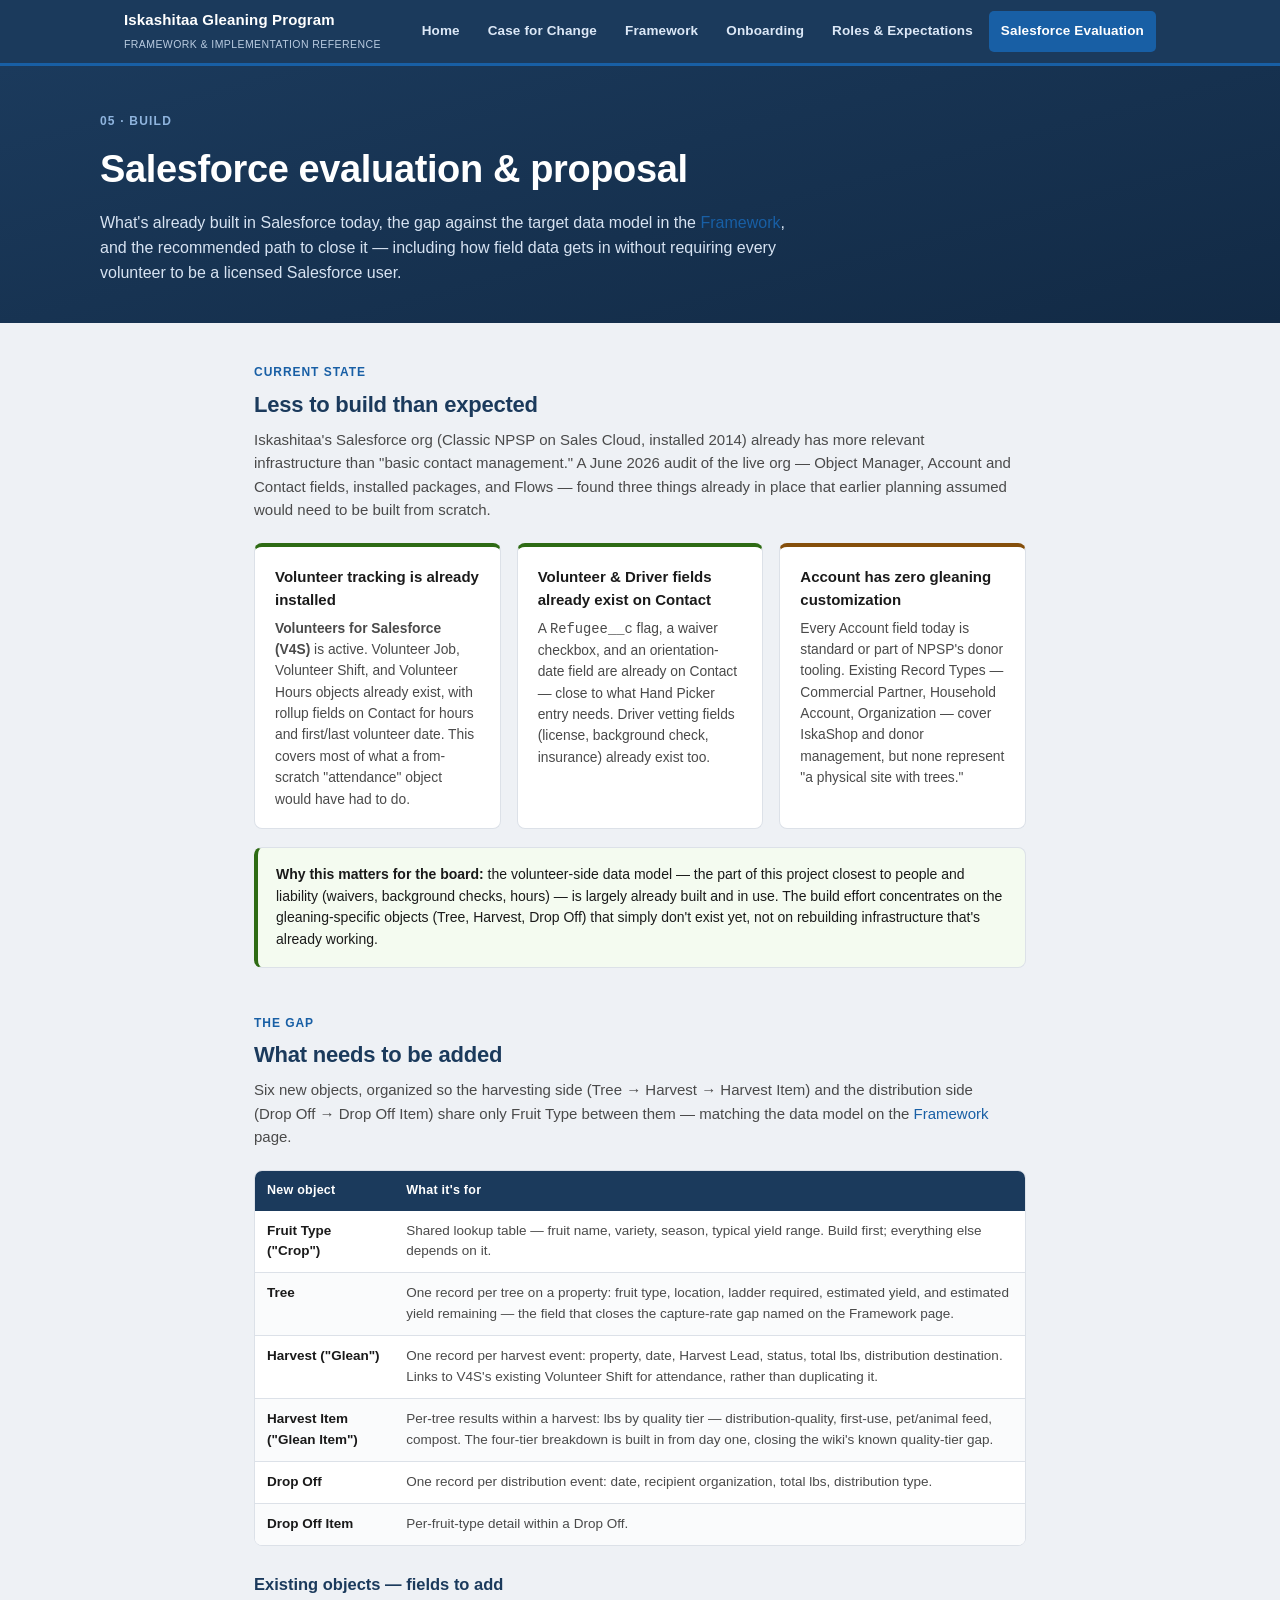
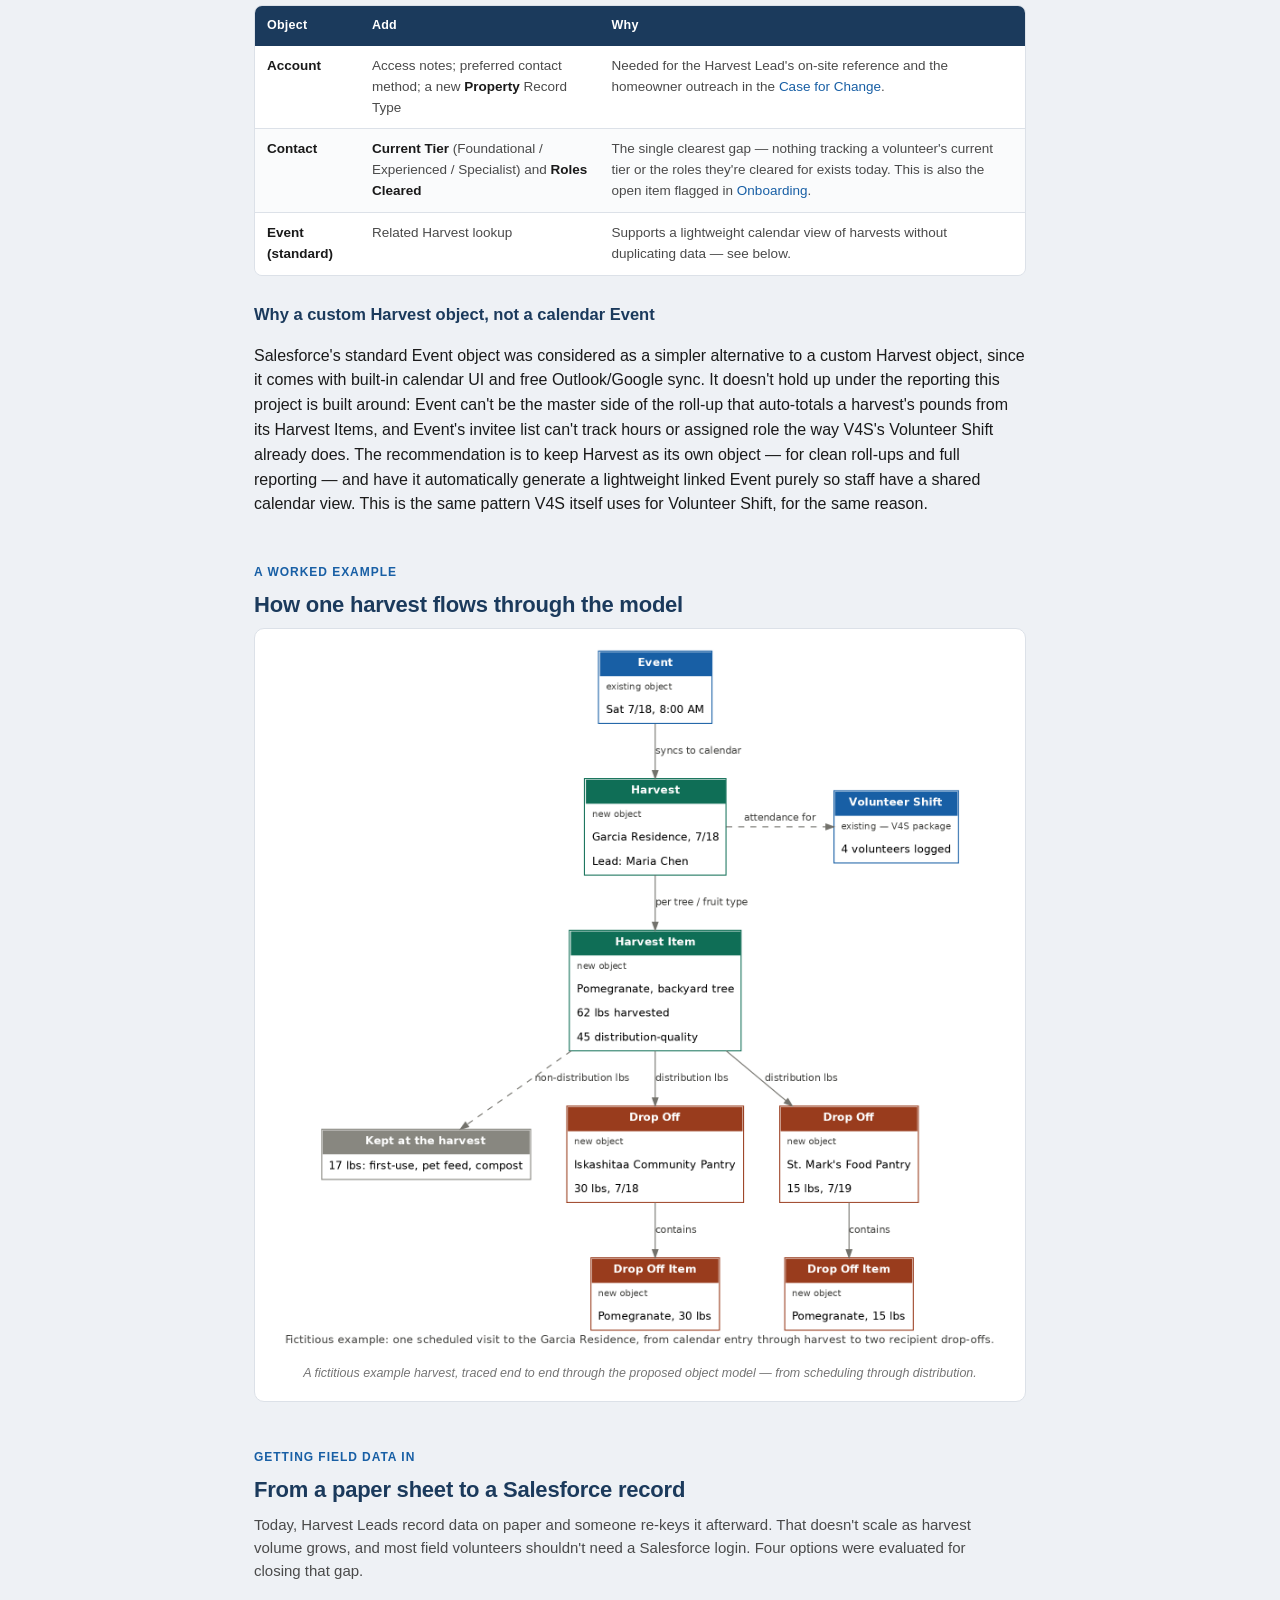
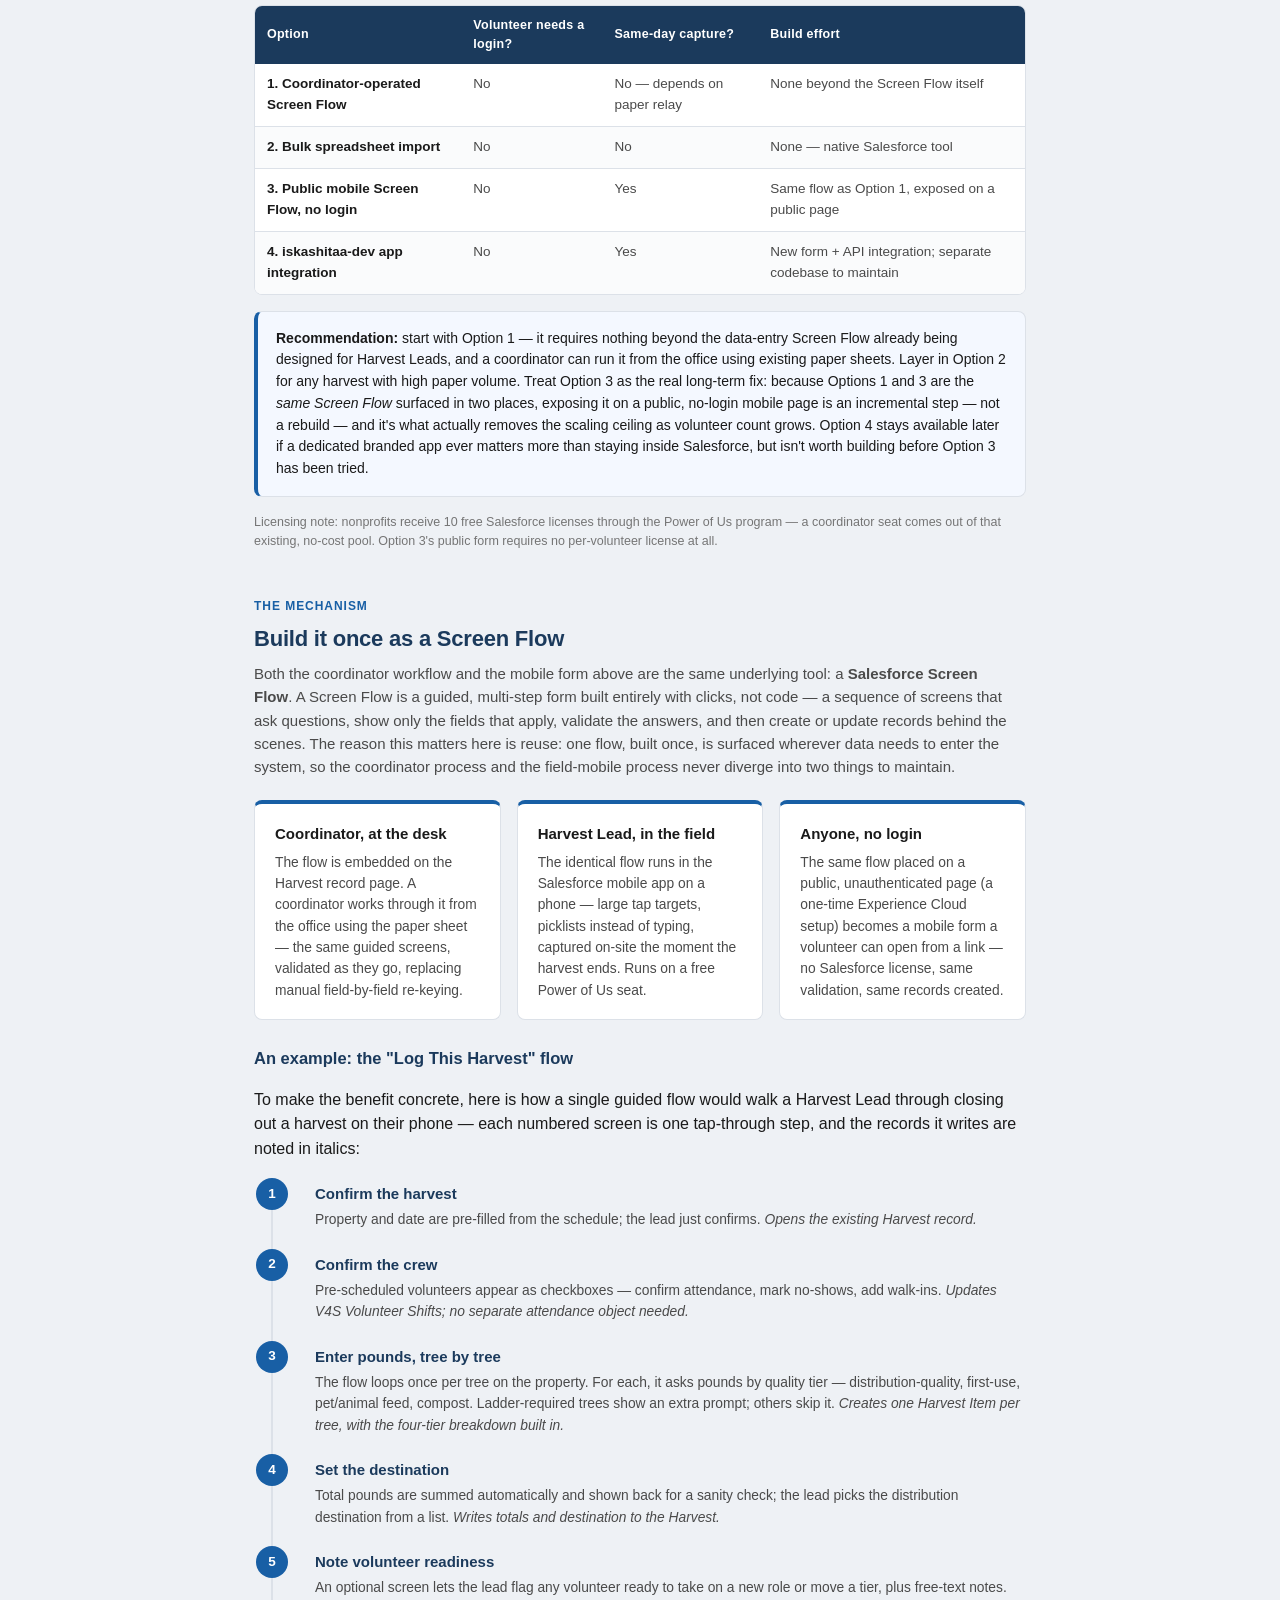
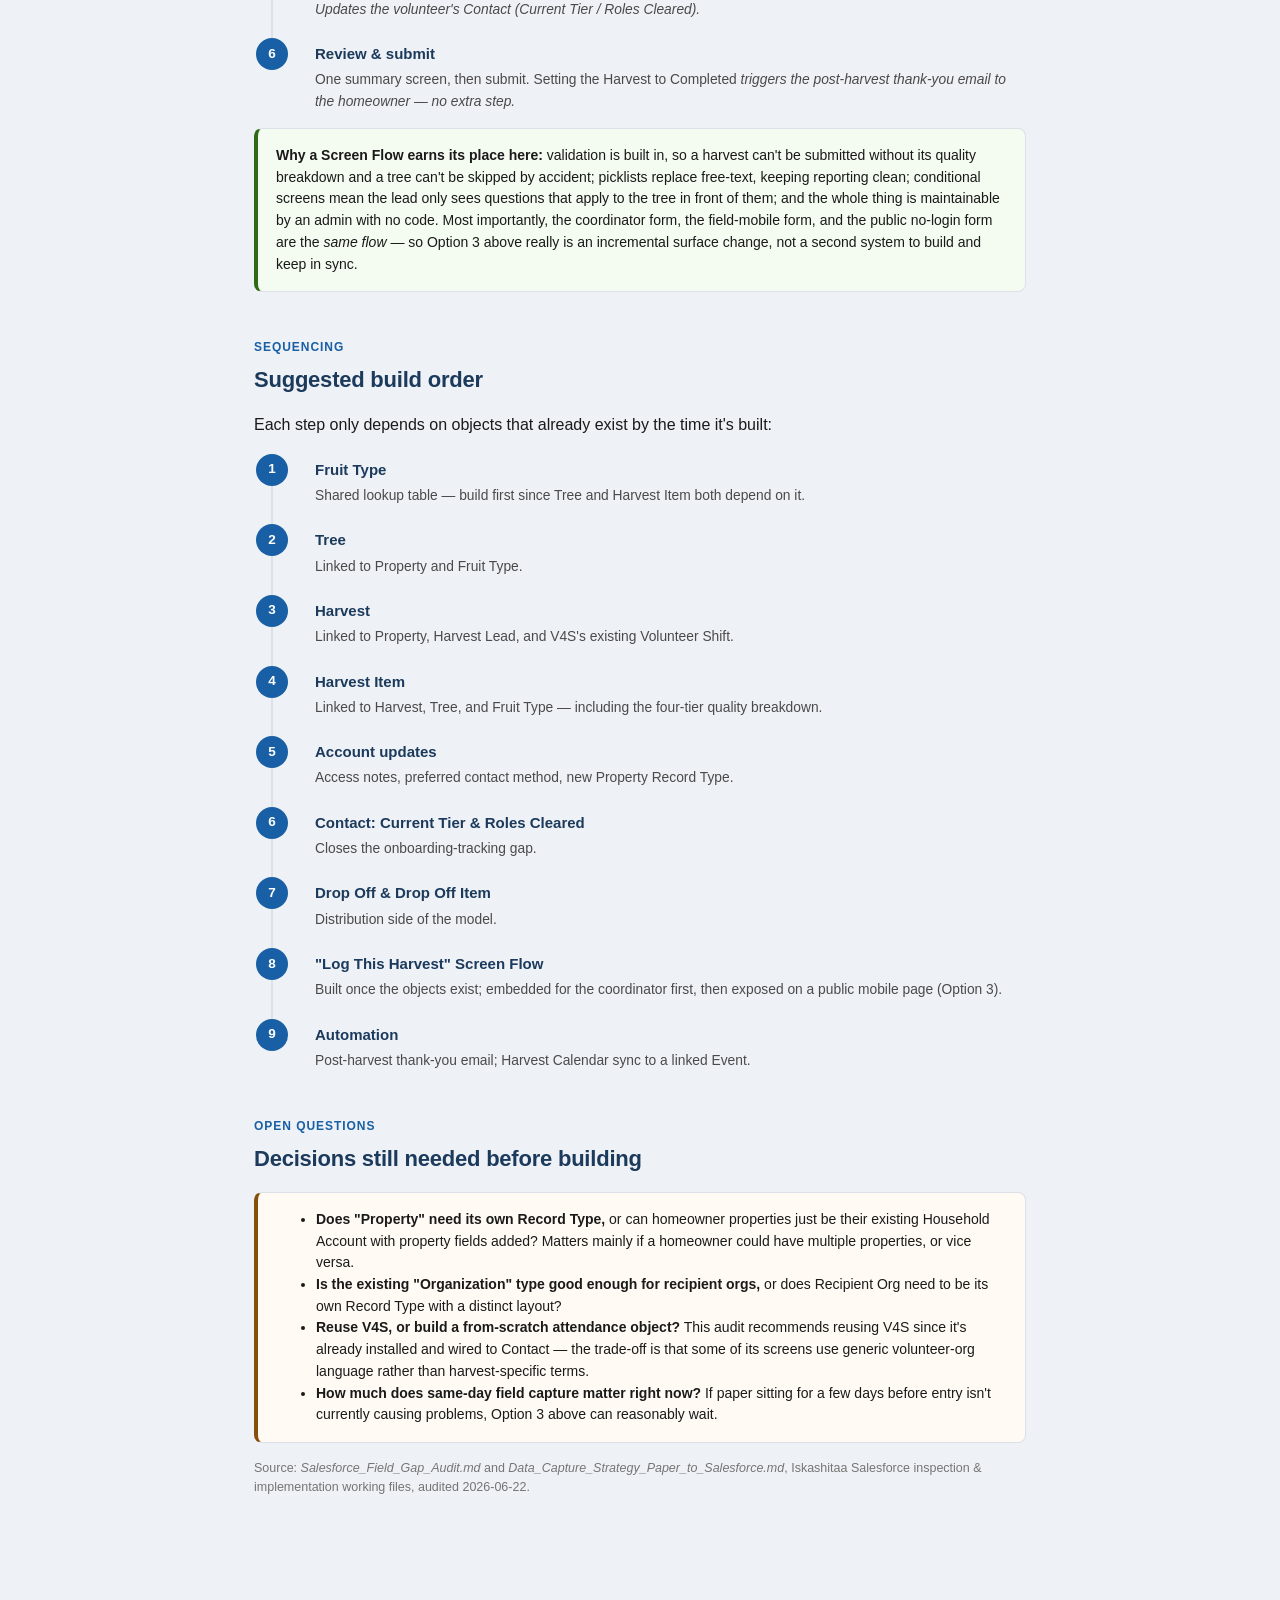
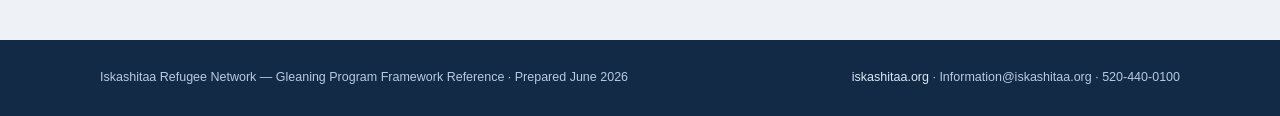
<file: salesforce.html>
<!DOCTYPE html>
<html lang="en">
<head>
<meta charset="UTF-8">
<meta name="viewport" content="width=device-width, initial-scale=1">
<title>Salesforce Evaluation &amp; Proposal — Iskashitaa Gleaning Program</title>
<link rel="stylesheet" href="assets/style.css">
</head>
<body>
<a href="#main" class="skip-link">Skip to content</a>

<nav class="site-nav">
  <div class="site-nav-inner">
    <div class="brand"><a href="index.html">Iskashitaa Gleaning Program<br><small>Framework &amp; Implementation Reference</small></a></div>
    <input type="checkbox" id="nav-toggle" class="nav-toggle">
    <label for="nav-toggle" class="nav-toggle-label">&#9776;</label>
    <div class="nav-links">
      <a href="index.html">Home</a>
      <a href="case-for-change.html">Case for Change</a>
      <a href="framework.html">Framework</a>
      <a href="onboarding.html">Onboarding</a>
      <a href="roles.html">Roles &amp; Expectations</a>
      <a href="salesforce.html" class="active">Salesforce Evaluation</a>
    </div>
  </div>
</nav>

<header class="hero">
  <div class="hero-inner">
    <p class="hero-eyebrow">05 · Build</p>
    <h1>Salesforce evaluation &amp; proposal</h1>
    <p class="lede">What's already built in Salesforce today, the gap against the target data model in the <a href="framework.html">Framework</a>, and the recommended path to close it — including how field data gets in without requiring every volunteer to be a licensed Salesforce user.</p>
  </div>
</header>

<main id="main" class="container narrow">

  <section>
    <p class="section-kicker">Current State</p>
    <h2 class="section-title">Less to build than expected</h2>
    <p class="section-intro">Iskashitaa's Salesforce org (Classic NPSP on Sales Cloud, installed 2014) already has more relevant infrastructure than "basic contact management." A June 2026 audit of the live org — Object Manager, Account and Contact fields, installed packages, and Flows — found three things already in place that earlier planning assumed would need to be built from scratch.</p>

    <div class="grid grid-3">
      <div class="card c-green">
        <h4>Volunteer tracking is already installed</h4>
        <p><strong>Volunteers for Salesforce (V4S)</strong> is active. Volunteer Job, Volunteer Shift, and Volunteer Hours objects already exist, with rollup fields on Contact for hours and first/last volunteer date. This covers most of what a from-scratch "attendance" object would have had to do.</p>
      </div>
      <div class="card c-green">
        <h4>Volunteer &amp; Driver fields already exist on Contact</h4>
        <p>A <code>Refugee__c</code> flag, a waiver checkbox, and an orientation-date field are already on Contact — close to what Hand Picker entry needs. Driver vetting fields (license, background check, insurance) already exist too.</p>
      </div>
      <div class="card c-amber">
        <h4>Account has zero gleaning customization</h4>
        <p>Every Account field today is standard or part of NPSP's donor tooling. Existing Record Types — Commercial Partner, Household Account, Organization — cover IskaShop and donor management, but none represent "a physical site with trees."</p>
      </div>
    </div>

    <div class="callout c-green" style="margin-top:18px;">
      <p><strong>Why this matters for the board:</strong> the volunteer-side data model — the part of this project closest to people and liability (waivers, background checks, hours) — is largely already built and in use. The build effort concentrates on the gleaning-specific objects (Tree, Harvest, Drop Off) that simply don't exist yet, not on rebuilding infrastructure that's already working.</p>
    </div>
  </section>

  <section>
    <p class="section-kicker">The Gap</p>
    <h2 class="section-title">What needs to be added</h2>
    <p class="section-intro">Six new objects, organized so the harvesting side (Tree → Harvest → Harvest Item) and the distribution side (Drop Off → Drop Off Item) share only Fruit Type between them — matching the data model on the <a href="framework.html">Framework</a> page.</p>

    <div class="table-wrap">
      <table class="data">
        <thead><tr><th>New object</th><th>What it's for</th></tr></thead>
        <tbody>
          <tr><td class="strong">Fruit Type ("Crop")</td><td>Shared lookup table — fruit name, variety, season, typical yield range. Build first; everything else depends on it.</td></tr>
          <tr><td class="strong">Tree</td><td>One record per tree on a property: fruit type, location, ladder required, estimated yield, and estimated yield remaining — the field that closes the capture-rate gap named on the Framework page.</td></tr>
          <tr><td class="strong">Harvest ("Glean")</td><td>One record per harvest event: property, date, Harvest Lead, status, total lbs, distribution destination. Links to V4S's existing Volunteer Shift for attendance, rather than duplicating it.</td></tr>
          <tr><td class="strong">Harvest Item ("Glean Item")</td><td>Per-tree results within a harvest: lbs by quality tier — distribution-quality, first-use, pet/animal feed, compost. The four-tier breakdown is built in from day one, closing the wiki's known quality-tier gap.</td></tr>
          <tr><td class="strong">Drop Off</td><td>One record per distribution event: date, recipient organization, total lbs, distribution type.</td></tr>
          <tr><td class="strong">Drop Off Item</td><td>Per-fruit-type detail within a Drop Off.</td></tr>
        </tbody>
      </table>
    </div>

    <h3 class="sub-title">Existing objects — fields to add</h3>
    <div class="table-wrap">
      <table class="data">
        <thead><tr><th>Object</th><th>Add</th><th>Why</th></tr></thead>
        <tbody>
          <tr><td class="strong">Account</td><td>Access notes; preferred contact method; a new <strong>Property</strong> Record Type</td><td>Needed for the Harvest Lead's on-site reference and the homeowner outreach in the <a href="case-for-change.html">Case for Change</a>.</td></tr>
          <tr><td class="strong">Contact</td><td><strong>Current Tier</strong> (Foundational / Experienced / Specialist) and <strong>Roles Cleared</strong></td><td>The single clearest gap — nothing tracking a volunteer's current tier or the roles they're cleared for exists today. This is also the open item flagged in <a href="onboarding.html">Onboarding</a>.</td></tr>
          <tr><td class="strong">Event (standard)</td><td>Related Harvest lookup</td><td>Supports a lightweight calendar view of harvests without duplicating data — see below.</td></tr>
        </tbody>
      </table>
    </div>

    <h3 class="sub-title">Why a custom Harvest object, not a calendar Event</h3>
    <p>Salesforce's standard Event object was considered as a simpler alternative to a custom Harvest object, since it comes with built-in calendar UI and free Outlook/Google sync. It doesn't hold up under the reporting this project is built around: Event can't be the master side of the roll-up that auto-totals a harvest's pounds from its Harvest Items, and Event's invitee list can't track hours or assigned role the way V4S's Volunteer Shift already does. The recommendation is to keep Harvest as its own object — for clean roll-ups and full reporting — and have it automatically generate a lightweight linked Event purely so staff have a shared calendar view. This is the same pattern V4S itself uses for Volunteer Shift, for the same reason.</p>
  </section>

  <section>
    <p class="section-kicker">A Worked Example</p>
    <h2 class="section-title">How one harvest flows through the model</h2>
    <figure class="diagram">
      <img src="assets/images/harvest-journey-example.png" alt="Worked example: a calendar Event links to a Harvest, which has two Harvest Items, which feed two Drop Offs with Drop Off Items, alongside a linked Volunteer Shift.">
      <figcaption>A fictitious example harvest, traced end to end through the proposed object model — from scheduling through distribution.</figcaption>
    </figure>
  </section>

  <section>
    <p class="section-kicker">Getting Field Data In</p>
    <h2 class="section-title">From a paper sheet to a Salesforce record</h2>
    <p class="section-intro">Today, Harvest Leads record data on paper and someone re-keys it afterward. That doesn't scale as harvest volume grows, and most field volunteers shouldn't need a Salesforce login. Four options were evaluated for closing that gap.</p>

    <div class="table-wrap">
      <table class="data">
        <thead><tr><th>Option</th><th>Volunteer needs a login?</th><th>Same-day capture?</th><th>Build effort</th></tr></thead>
        <tbody>
          <tr><td class="strong">1. Coordinator-operated Screen Flow</td><td>No</td><td>No — depends on paper relay</td><td>None beyond the Screen Flow itself</td></tr>
          <tr><td class="strong">2. Bulk spreadsheet import</td><td>No</td><td>No</td><td>None — native Salesforce tool</td></tr>
          <tr><td class="strong">3. Public mobile Screen Flow, no login</td><td>No</td><td>Yes</td><td>Same flow as Option 1, exposed on a public page</td></tr>
          <tr><td class="strong">4. iskashitaa-dev app integration</td><td>No</td><td>Yes</td><td>New form + API integration; separate codebase to maintain</td></tr>
        </tbody>
      </table>
    </div>

    <div class="callout c-blue">
      <p><strong>Recommendation:</strong> start with Option 1 — it requires nothing beyond the data-entry Screen Flow already being designed for Harvest Leads, and a coordinator can run it from the office using existing paper sheets. Layer in Option 2 for any harvest with high paper volume. Treat Option 3 as the real long-term fix: because Options 1 and 3 are the <em>same Screen Flow</em> surfaced in two places, exposing it on a public, no-login mobile page is an incremental step — not a rebuild — and it's what actually removes the scaling ceiling as volunteer count grows. Option 4 stays available later if a dedicated branded app ever matters more than staying inside Salesforce, but isn't worth building before Option 3 has been tried.</p>
    </div>
    <p class="small">Licensing note: nonprofits receive 10 free Salesforce licenses through the Power of Us program — a coordinator seat comes out of that existing, no-cost pool. Option 3's public form requires no per-volunteer license at all.</p>
  </section>

  <section>
    <p class="section-kicker">The Mechanism</p>
    <h2 class="section-title">Build it once as a Screen Flow</h2>
    <p class="section-intro">Both the coordinator workflow and the mobile form above are the same underlying tool: a <strong>Salesforce Screen Flow</strong>. A Screen Flow is a guided, multi-step form built entirely with clicks, not code — a sequence of screens that ask questions, show only the fields that apply, validate the answers, and then create or update records behind the scenes. The reason this matters here is reuse: one flow, built once, is surfaced wherever data needs to enter the system, so the coordinator process and the field-mobile process never diverge into two things to maintain.</p>

    <div class="grid grid-3">
      <div class="card c-blue">
        <h4>Coordinator, at the desk</h4>
        <p>The flow is embedded on the Harvest record page. A coordinator works through it from the office using the paper sheet — the same guided screens, validated as they go, replacing manual field-by-field re-keying.</p>
      </div>
      <div class="card c-blue">
        <h4>Harvest Lead, in the field</h4>
        <p>The identical flow runs in the Salesforce mobile app on a phone — large tap targets, picklists instead of typing, captured on-site the moment the harvest ends. Runs on a free Power of Us seat.</p>
      </div>
      <div class="card c-blue">
        <h4>Anyone, no login</h4>
        <p>The same flow placed on a public, unauthenticated page (a one-time Experience Cloud setup) becomes a mobile form a volunteer can open from a link — no Salesforce license, same validation, same records created.</p>
      </div>
    </div>

    <h3 class="sub-title">An example: the "Log This Harvest" flow</h3>
    <p>To make the benefit concrete, here is how a single guided flow would walk a Harvest Lead through closing out a harvest on their phone — each numbered screen is one tap-through step, and the records it writes are noted in italics:</p>
    <ol class="steps">
      <li><h4>Confirm the harvest</h4><p>Property and date are pre-filled from the schedule; the lead just confirms. <em>Opens the existing Harvest record.</em></p></li>
      <li><h4>Confirm the crew</h4><p>Pre-scheduled volunteers appear as checkboxes — confirm attendance, mark no-shows, add walk-ins. <em>Updates V4S Volunteer Shifts; no separate attendance object needed.</em></p></li>
      <li><h4>Enter pounds, tree by tree</h4><p>The flow loops once per tree on the property. For each, it asks pounds by quality tier — distribution-quality, first-use, pet/animal feed, compost. Ladder-required trees show an extra prompt; others skip it. <em>Creates one Harvest Item per tree, with the four-tier breakdown built in.</em></p></li>
      <li><h4>Set the destination</h4><p>Total pounds are summed automatically and shown back for a sanity check; the lead picks the distribution destination from a list. <em>Writes totals and destination to the Harvest.</em></p></li>
      <li><h4>Note volunteer readiness</h4><p>An optional screen lets the lead flag any volunteer ready to take on a new role or move a tier, plus free-text notes. <em>Updates the volunteer's Contact (Current Tier / Roles Cleared).</em></p></li>
      <li><h4>Review &amp; submit</h4><p>One summary screen, then submit. Setting the Harvest to Completed <em>triggers the post-harvest thank-you email to the homeowner — no extra step.</em></p></li>
    </ol>

    <div class="callout c-green">
      <p><strong>Why a Screen Flow earns its place here:</strong> validation is built in, so a harvest can't be submitted without its quality breakdown and a tree can't be skipped by accident; picklists replace free-text, keeping reporting clean; conditional screens mean the lead only sees questions that apply to the tree in front of them; and the whole thing is maintainable by an admin with no code. Most importantly, the coordinator form, the field-mobile form, and the public no-login form are the <em>same flow</em> — so Option 3 above really is an incremental surface change, not a second system to build and keep in sync.</p>
    </div>
  </section>

  <section>
    <p class="section-kicker">Sequencing</p>
    <h2 class="section-title">Suggested build order</h2>
    <p>Each step only depends on objects that already exist by the time it's built:</p>
    <ol class="steps">
      <li><h4>Fruit Type</h4><p>Shared lookup table — build first since Tree and Harvest Item both depend on it.</p></li>
      <li><h4>Tree</h4><p>Linked to Property and Fruit Type.</p></li>
      <li><h4>Harvest</h4><p>Linked to Property, Harvest Lead, and V4S's existing Volunteer Shift.</p></li>
      <li><h4>Harvest Item</h4><p>Linked to Harvest, Tree, and Fruit Type — including the four-tier quality breakdown.</p></li>
      <li><h4>Account updates</h4><p>Access notes, preferred contact method, new Property Record Type.</p></li>
      <li><h4>Contact: Current Tier &amp; Roles Cleared</h4><p>Closes the onboarding-tracking gap.</p></li>
      <li><h4>Drop Off &amp; Drop Off Item</h4><p>Distribution side of the model.</p></li>
      <li><h4>"Log This Harvest" Screen Flow</h4><p>Built once the objects exist; embedded for the coordinator first, then exposed on a public mobile page (Option 3).</p></li>
      <li><h4>Automation</h4><p>Post-harvest thank-you email; Harvest Calendar sync to a linked Event.</p></li>
    </ol>
  </section>

  <section>
    <p class="section-kicker">Open Questions</p>
    <h2 class="section-title">Decisions still needed before building</h2>
    <div class="callout c-amber">
      <ul style="margin:0;">
        <li><strong>Does "Property" need its own Record Type,</strong> or can homeowner properties just be their existing Household Account with property fields added? Matters mainly if a homeowner could have multiple properties, or vice versa.</li>
        <li><strong>Is the existing "Organization" type good enough for recipient orgs,</strong> or does Recipient Org need to be its own Record Type with a distinct layout?</li>
        <li><strong>Reuse V4S, or build a from-scratch attendance object?</strong> This audit recommends reusing V4S since it's already installed and wired to Contact — the trade-off is that some of its screens use generic volunteer-org language rather than harvest-specific terms.</li>
        <li><strong>How much does same-day field capture matter right now?</strong> If paper sitting for a few days before entry isn't currently causing problems, Option 3 above can reasonably wait.</li>
      </ul>
    </div>
  </section>

  <p class="small">Source: <em>Salesforce_Field_Gap_Audit.md</em> and <em>Data_Capture_Strategy_Paper_to_Salesforce.md</em>, Iskashitaa Salesforce inspection &amp; implementation working files, audited 2026-06-22.</p>

</main>

<footer class="site-footer">
  <div class="site-footer-inner">
    <div>Iskashitaa Refugee Network — Gleaning Program Framework Reference · Prepared June 2026</div>
    <div><a href="https://iskashitaa.org">iskashitaa.org</a> · Information@iskashitaa.org · 520-440-0100</div>
  </div>
</footer>

</body>
</html>
</file>
<file: assets/style.css>
/* ===========================================================
   Iskashitaa Gleaning Program — Framework Reference Site
   Shared stylesheet. Palette matches the existing
   Iskashitaa_Gleaning_Role_Reference.html quick-reference card.
   =========================================================== */

:root {
  --navy:      #1B3A5C;
  --navy-deep: #122A45;
  --blue:      #185FA5;
  --red:       #A32D2D;
  --amber:     #854F0B;
  --green:     #2E6B14;

  --bg-blue:   #F4F8FF;
  --bg-red:    #FFF5F5;
  --bg-amber:  #FFFBF4;
  --bg-green:  #F4FBF0;
  --bg-navy:   #F2F5FA;

  --badge-blue:  #E0EDFF;
  --badge-red:   #FDEDED;
  --badge-amber: #FEF3E2;
  --badge-green: #E5F5DC;

  --ink:    #1A1A1A;
  --ink-60: #4A4A4A;
  --ink-40: #757575;
  --line:   #DCE1E8;
  --paper:  #FFFFFF;
  --page-bg:#EEF1F5;

  --max: 1080px;
}

* { box-sizing: border-box; }

html { scroll-behavior: smooth; }

body {
  margin: 0;
  font-family: 'Helvetica Neue', Helvetica, Arial, sans-serif;
  color: var(--ink);
  background: var(--page-bg);
  line-height: 1.55;
  -webkit-font-smoothing: antialiased;
}

a { color: var(--blue); text-decoration: none; }
a:hover { text-decoration: underline; }

img { max-width: 100%; display: block; }

/* ——— SKIP LINK ——— */
.skip-link {
  position: absolute; left: -999px; top: auto;
}
.skip-link:focus {
  left: 8px; top: 8px; background: white; padding: 8px 12px;
  border-radius: 4px; z-index: 999;
}

/* ——— TOP NAV ——— */
.site-nav {
  background: var(--navy);
  border-bottom: 3px solid var(--blue);
  position: sticky;
  top: 0;
  z-index: 50;
}
.site-nav-inner {
  max-width: var(--max);
  margin: 0 auto;
  padding: 0 24px;
  display: flex;
  align-items: center;
  justify-content: space-between;
  min-height: 62px;
}
.brand {
  color: #fff;
  font-weight: 800;
  font-size: 15px;
  letter-spacing: 0.01em;
  display: flex;
  flex-direction: column;
  gap: 1px;
  padding: 8px 0;
}
.brand small {
  font-weight: 500;
  font-size: 10.5px;
  color: #B9CBE0;
  letter-spacing: 0.04em;
  text-transform: uppercase;
}
.brand a { color: #fff; text-decoration: none; }

.nav-toggle {
  display: none;
}
.nav-toggle-label {
  display: none;
  color: #fff;
  font-size: 22px;
  cursor: pointer;
  line-height: 1;
  padding: 6px 4px;
}

.nav-links {
  display: flex;
  gap: 4px;
  flex-wrap: wrap;
}
.nav-links a {
  color: #DCE8F7;
  text-decoration: none;
  font-size: 13.5px;
  font-weight: 600;
  padding: 10px 12px;
  border-radius: 5px;
  letter-spacing: 0.01em;
  white-space: nowrap;
}
.nav-links a:hover {
  background: rgba(255,255,255,0.08);
  color: #fff;
}
.nav-links a.active {
  background: var(--blue);
  color: #fff;
}

@media (max-width: 880px) {
  .nav-toggle-label { display: block; }
  .nav-links {
    display: none;
    width: 100%;
    flex-direction: column;
    gap: 0;
    padding-bottom: 10px;
  }
  .nav-toggle:checked ~ .nav-links { display: flex; }
  .site-nav-inner { flex-wrap: wrap; }
  .nav-links a { padding: 12px 6px; border-bottom: 1px solid rgba(255,255,255,0.08); border-radius: 0; }
}

/* ——— HERO ——— */
.hero {
  background: linear-gradient(165deg, var(--navy) 0%, var(--navy-deep) 100%);
  color: #fff;
  padding: 46px 24px 38px;
}
.hero-inner { max-width: var(--max); margin: 0 auto; }
.hero-eyebrow {
  font-size: 12px;
  font-weight: 700;
  letter-spacing: 0.1em;
  text-transform: uppercase;
  color: #8FB4DE;
  margin: 0 0 10px;
}
.hero h1 {
  font-size: clamp(26px, 4vw, 38px);
  margin: 0 0 12px;
  font-weight: 800;
  letter-spacing: -0.01em;
  max-width: 820px;
}
.hero p.lede {
  font-size: 16px;
  color: #D7E3F2;
  max-width: 700px;
  margin: 0;
}
.hero-meta {
  margin-top: 18px;
  font-size: 12.5px;
  color: #9FBADA;
}

/* ——— LAYOUT ——— */
.container {
  max-width: var(--max);
  margin: 0 auto;
  padding: 40px 24px 70px;
}
.container.narrow { max-width: 820px; }

section + section { margin-top: 46px; }

h2.section-title {
  font-size: 22px;
  font-weight: 800;
  color: var(--navy);
  margin: 0 0 6px;
  letter-spacing: -0.01em;
}
.section-kicker {
  font-size: 12px;
  font-weight: 700;
  letter-spacing: 0.08em;
  text-transform: uppercase;
  color: var(--blue);
  margin: 0 0 6px;
}
p.section-intro {
  color: var(--ink-60);
  max-width: 760px;
  margin: 0 0 22px;
  font-size: 15px;
}
h3.sub-title {
  font-size: 16.5px;
  font-weight: 700;
  color: var(--navy);
  margin: 26px 0 8px;
}

hr.div {
  border: none;
  border-top: 1px solid var(--line);
  margin: 40px 0;
}

/* ——— CARDS / GRID ——— */
.grid {
  display: grid;
  gap: 16px;
}
.grid-2 { grid-template-columns: repeat(2, 1fr); }
.grid-3 { grid-template-columns: repeat(3, 1fr); }
.grid-4 { grid-template-columns: repeat(4, 1fr); }
@media (max-width: 880px) {
  .grid-2, .grid-3, .grid-4 { grid-template-columns: 1fr; }
}
@media (min-width: 881px) and (max-width: 1040px) {
  .grid-4 { grid-template-columns: repeat(2, 1fr); }
}

.card {
  background: var(--paper);
  border: 1px solid var(--line);
  border-top: 4px solid var(--blue);
  border-radius: 8px;
  padding: 18px 20px;
}
.card.c-navy  { border-top-color: var(--navy); }
.card.c-red   { border-top-color: var(--red); }
.card.c-amber { border-top-color: var(--amber); }
.card.c-green { border-top-color: var(--green); }

.card h4 {
  margin: 0 0 6px;
  font-size: 15px;
  font-weight: 700;
  color: var(--ink);
}
.card p { margin: 0; font-size: 13.8px; color: var(--ink-60); }

/* Nav cards on the homepage */
.nav-card {
  display: block;
  background: var(--paper);
  border: 1px solid var(--line);
  border-radius: 10px;
  padding: 22px 22px 20px;
  text-decoration: none;
  color: var(--ink);
  transition: box-shadow 0.15s ease, transform 0.15s ease;
  position: relative;
  border-top: 5px solid var(--blue);
}
.nav-card:hover {
  box-shadow: 0 6px 20px rgba(27,58,92,0.12);
  transform: translateY(-2px);
}
.nav-card .num {
  font-size: 11px;
  font-weight: 800;
  color: var(--blue);
  letter-spacing: 0.08em;
  text-transform: uppercase;
}
.nav-card h3 {
  margin: 6px 0 8px;
  font-size: 18px;
  color: var(--navy);
  font-weight: 800;
}
.nav-card p {
  font-size: 13.8px;
  color: var(--ink-60);
  margin: 0;
}
.nav-card .go {
  margin-top: 12px;
  font-size: 12.5px;
  font-weight: 700;
  color: var(--blue);
}

/* ——— BADGES / PILLS ——— */
.badge {
  display: inline-block;
  font-size: 10.5px;
  font-weight: 700;
  letter-spacing: 0.04em;
  text-transform: uppercase;
  padding: 3px 9px;
  border-radius: 99px;
}
.badge-blue  { background: var(--badge-blue);  color: var(--blue); }
.badge-red   { background: var(--badge-red);   color: var(--red); }
.badge-amber { background: var(--badge-amber); color: var(--amber); }
.badge-green { background: var(--badge-green); color: var(--green); }
.badge-gray  { background: #EDEEF0; color: #555; }

/* ——— CALLOUT BOXES ——— */
.callout {
  border-radius: 8px;
  padding: 16px 18px;
  font-size: 14px;
  border: 1px solid var(--line);
  border-left: 4px solid var(--blue);
  background: var(--bg-blue);
  margin: 16px 0;
}
.callout.c-red   { border-left-color: var(--red);   background: var(--bg-red); }
.callout.c-amber { border-left-color: var(--amber); background: var(--bg-amber); }
.callout.c-green { border-left-color: var(--green); background: var(--bg-green); }
.callout strong { color: var(--ink); }
.callout p:first-child { margin-top: 0; }
.callout p:last-child { margin-bottom: 0; }

/* ——— TABLES ——— */
.table-wrap { overflow-x: auto; border: 1px solid var(--line); border-radius: 8px; }
table.data {
  width: 100%;
  border-collapse: collapse;
  font-size: 13.5px;
  background: var(--paper);
}
table.data th {
  background: var(--navy);
  color: #fff;
  text-align: left;
  padding: 10px 12px;
  font-weight: 700;
  font-size: 12.5px;
  letter-spacing: 0.02em;
}
table.data td {
  padding: 10px 12px;
  border-bottom: 1px solid var(--line);
  vertical-align: top;
  color: var(--ink-60);
}
table.data tr:last-child td { border-bottom: none; }
table.data tr:nth-child(even) td { background: #FAFBFC; }
table.data td strong, table.data td.strong { color: var(--ink); font-weight: 600; }

/* ——— ROLE CARD (roles.html) ——— */
.role-card {
  background: var(--paper);
  border: 1px solid var(--line);
  border-radius: 10px;
  overflow: hidden;
  margin-bottom: 18px;
}
.role-head {
  display: flex;
  align-items: center;
  gap: 14px;
  padding: 16px 20px;
  background: var(--bg-navy);
  border-bottom: 1px solid var(--line);
}
.role-step {
  flex-shrink: 0;
  width: 38px; height: 38px;
  border-radius: 50%;
  background: var(--navy);
  color: #fff;
  display: flex; align-items: center; justify-content: center;
  font-weight: 800; font-size: 15px;
}
.role-step.supporting { background: var(--amber); }
.role-head h3 { margin: 0; font-size: 17px; color: var(--navy); font-weight: 800; }
.role-head .role-type { font-size: 12px; color: var(--ink-40); font-weight: 600; margin-top: 2px; }
.role-body { padding: 18px 20px 20px; }
.role-tagline { font-style: italic; color: var(--ink-60); margin: 0 0 14px; font-size: 14px; }
.role-cols { display: grid; grid-template-columns: 1fr 1fr; gap: 22px; }
@media (max-width: 720px) { .role-cols { grid-template-columns: 1fr; } }
.role-cols h5 {
  font-size: 11.5px; font-weight: 800; letter-spacing: 0.06em; text-transform: uppercase;
  color: var(--blue); margin: 0 0 8px;
}
.role-cols ul { margin: 0; padding-left: 18px; }
.role-cols li { margin-bottom: 5px; font-size: 13.6px; color: var(--ink-60); }
.role-advance {
  margin-top: 14px;
  padding: 10px 14px;
  background: var(--bg-green);
  border-radius: 6px;
  font-size: 13.4px;
  border-left: 3px solid var(--green);
}
.role-advance strong { color: var(--green); }
.role-prereq {
  font-size: 12.8px;
  color: var(--ink-40);
  margin: 0 0 14px;
}

/* ——— TIERS (roles.html) ——— */
.tier-foundational { --tier: #0F7A66; --tier-bg: #EAF6F2; }
.tier-experienced  { --tier: #4A3F8C; --tier-bg: #EFEDF7; }
.tier-specialist   { --tier: #7A1F4B; --tier-bg: #F8EBF1; }
.tier-support      { --tier: var(--navy); --tier-bg: var(--bg-navy); }

.tier-section { margin-bottom: 30px; }

.tier-header {
  display: flex;
  align-items: center;
  justify-content: space-between;
  flex-wrap: wrap;
  gap: 10px 16px;
  padding: 14px 20px;
  border-radius: 10px;
  background: var(--tier, var(--navy));
  color: #fff;
  margin-bottom: 8px;
}
.tier-header .tier-name {
  font-size: 16px;
  font-weight: 800;
  letter-spacing: 0.04em;
  text-transform: uppercase;
}
.tier-header .tier-tagline {
  font-size: 13px;
  opacity: 0.92;
  font-weight: 500;
  flex: 1 1 240px;
}
.tier-header .tier-stay {
  font-size: 11.5px;
  font-weight: 700;
  background: rgba(255,255,255,0.20);
  padding: 5px 12px;
  border-radius: 20px;
  white-space: nowrap;
}

/* tier-colored role cards */
.role-card.in-tier .role-head { background: var(--tier-bg); }
.role-card.in-tier .role-step { background: var(--tier); }
.role-card.in-tier .role-head h3 { color: var(--tier); }

/* advancement banner shown between tiers */
.advance-banner {
  display: flex;
  align-items: flex-start;
  gap: 12px;
  font-size: 13.4px;
  line-height: 1.5;
  color: var(--ink-60);
  padding: 12px 16px;
  margin: 0 0 26px;
  border-left: 3px solid var(--ink-40);
  background: #F7F7F4;
  border-radius: 0 8px 8px 0;
}
.advance-banner .arrow { font-size: 20px; color: var(--ink-40); line-height: 1; flex-shrink: 0; }
.advance-banner strong { color: var(--navy); }

/* ——— EMBEDDED VISUAL REFERENCE (role-reference.html) ——— */
.embed-frame-wrap {
  overflow-x: auto;
  -webkit-overflow-scrolling: touch;
  border-radius: 10px;
  background: #e8e8e8;
}
.embed-frame {
  display: block;
  width: 100%;
  min-width: 1040px;
  height: 880px;
  border: 1px solid var(--line);
  border-radius: 10px;
}

/* ——— BUTTON LINK ——— */
.btn {
  display: inline-block;
  background: var(--blue);
  color: #fff;
  font-weight: 700;
  font-size: 14px;
  text-decoration: none;
  padding: 10px 18px;
  border-radius: 8px;
  margin-right: 10px;
  border: 1px solid var(--blue);
}
.btn:hover { background: var(--navy); border-color: var(--navy); }
.btn-ghost {
  background: transparent;
  color: var(--blue);
}
.btn-ghost:hover { background: var(--badge-blue); color: var(--navy); }

/* preview card linking to the visual reference (roles.html) */
.ref-callout {
  display: flex;
  align-items: center;
  justify-content: space-between;
  flex-wrap: wrap;
  gap: 12px 20px;
  padding: 18px 22px;
  border: 1px solid var(--line);
  border-left: 5px solid var(--blue);
  border-radius: 10px;
  background: var(--bg-blue);
  margin: 4px 0 8px;
}
.ref-callout .ref-text { flex: 1 1 320px; }
.ref-callout .ref-text h3 { margin: 0 0 4px; font-size: 16px; color: var(--navy); }
.ref-callout .ref-text p { margin: 0; font-size: 13.8px; color: var(--ink-60); }

/* progression rail (small visual on roles + onboarding pages) */
.rail {
  display: flex;
  gap: 4px;
  flex-wrap: wrap;
  margin: 18px 0 26px;
}
.rail a {
  flex: 1 1 70px;
  text-align: center;
  background: var(--bg-navy);
  border: 1px solid var(--line);
  border-radius: 6px;
  padding: 8px 4px 7px;
  font-size: 11px;
  font-weight: 700;
  color: var(--navy);
  text-decoration: none;
}
.rail a:hover { background: var(--badge-blue); }
.rail a .n { display: block; font-size: 14px; font-weight: 800; color: var(--blue); }

/* ——— STEPS LIST (onboarding) ——— */
.steps {
  list-style: none;
  margin: 0;
  padding: 0;
  counter-reset: step;
}
.steps li {
  counter-increment: step;
  position: relative;
  padding: 4px 0 18px 42px;
  border-left: 2px solid var(--line);
  margin-left: 17px;
}
.steps li:last-child { border-left: 2px solid transparent; padding-bottom: 0; }
.steps li::before {
  content: counter(step);
  position: absolute;
  left: -17px; top: 0;
  width: 32px; height: 32px;
  border-radius: 50%;
  background: var(--blue);
  color: #fff;
  font-weight: 800;
  font-size: 13.5px;
  display: flex; align-items: center; justify-content: center;
}
.steps li h4 { margin: 0 0 4px; font-size: 15px; color: var(--navy); }
.steps li p { margin: 0; font-size: 13.8px; color: var(--ink-60); }

/* ——— LINK LIST ——— */
.link-list { list-style: none; margin: 0; padding: 0; }
.link-list li {
  border-bottom: 1px solid var(--line);
  padding: 11px 0;
  display: flex;
  justify-content: space-between;
  gap: 12px;
  font-size: 13.8px;
  flex-wrap: wrap;
}
.link-list li:last-child { border-bottom: none; }
.link-list .label { color: var(--ink-60); }
.link-list a { font-weight: 700; }

/* ——— FIGURE ——— */
figure.diagram {
  margin: 0;
  background: var(--paper);
  border: 1px solid var(--line);
  border-radius: 10px;
  padding: 18px;
  text-align: center;
}
figure.diagram img { margin: 0 auto; }
figure.diagram figcaption {
  margin-top: 10px;
  font-size: 12.5px;
  color: var(--ink-40);
  font-style: italic;
}

/* ——— QUOTE ——— */
blockquote.pull {
  border-left: 4px solid var(--blue);
  margin: 22px 0;
  padding: 4px 0 4px 18px;
  font-size: 16px;
  font-style: italic;
  color: var(--navy);
}
blockquote.pull cite {
  display: block;
  font-style: normal;
  font-size: 12px;
  color: var(--ink-40);
  margin-top: 8px;
}

/* ——— FOOTNOTES ——— */
.footnotes {
  font-size: 12px;
  color: var(--ink-40);
  border-top: 1px solid var(--line);
  padding-top: 14px;
  margin-top: 30px;
}
.footnotes li { margin-bottom: 6px; }

/* ——— FOOTER ——— */
.site-footer {
  background: var(--navy-deep);
  color: #B9CBE0;
  padding: 28px 24px;
  margin-top: 60px;
}
.site-footer-inner {
  max-width: var(--max);
  margin: 0 auto;
  display: flex;
  justify-content: space-between;
  flex-wrap: wrap;
  gap: 10px;
  font-size: 12.5px;
}
.site-footer a { color: #DCE8F7; }

/* ——— UTILITIES ——— */
.mt-0 { margin-top: 0; }
.text-center { text-align: center; }
.small { font-size: 12.5px; color: var(--ink-40); }
.stat {
  text-align: center;
}
.stat .num {
  font-size: 30px;
  font-weight: 800;
  color: var(--navy);
  line-height: 1;
}
.stat .label {
  font-size: 12px;
  color: var(--ink-40);
  margin-top: 4px;
  text-transform: uppercase;
  letter-spacing: 0.04em;
}
</file>
